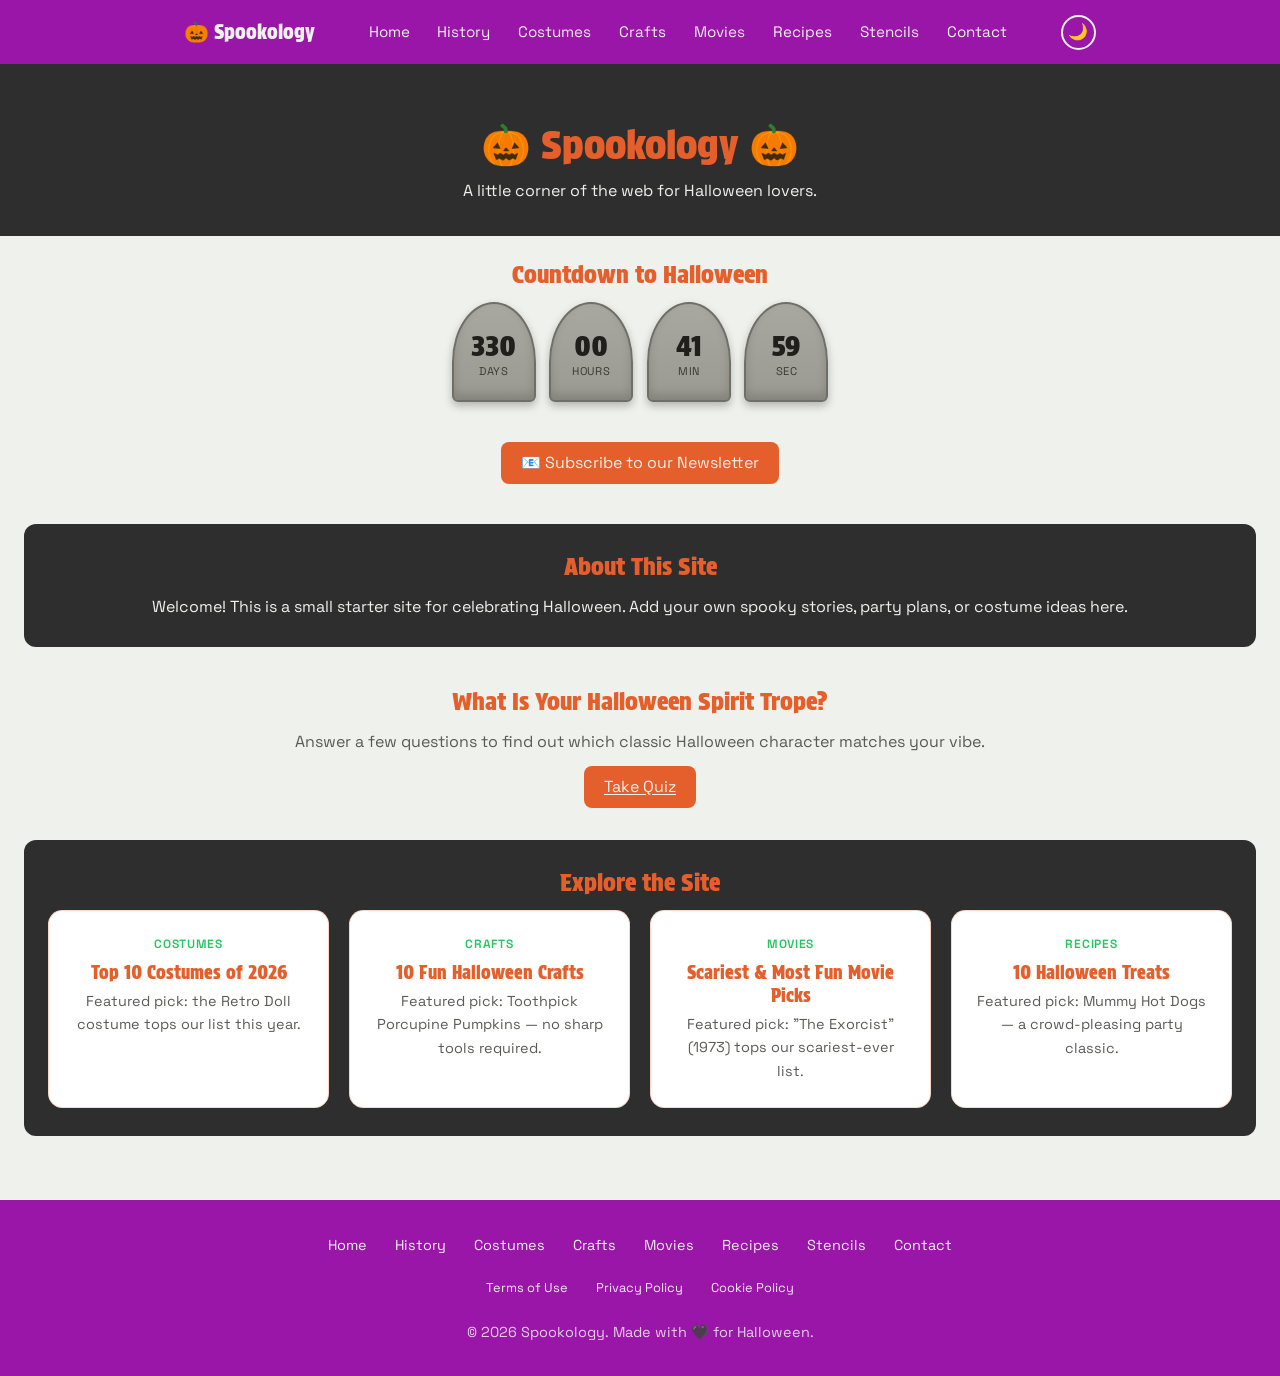
<file: index.html>
<!DOCTYPE html>
<html lang="en">
<head>
  <meta charset="UTF-8" />
  <meta name="viewport" content="width=device-width, initial-scale=1.0" />
  <title>Home - Spookology</title>
  <meta name="description" content="Welcome! This is a small starter site for celebrating Halloween. Add your own spooky stories, party plans, or costume ideas here." />
  <meta name="robots" content="index, follow" />
  <meta name="theme-color" content="#e19614" />
  <link rel="canonical" href="https://suzannev0.github.io/spookology/" />

  <meta property="og:type" content="website" />
  <meta property="og:site_name" content="Spookology" />
  <meta property="og:title" content="Home - Spookology" />
  <meta property="og:description" content="Welcome! This is a small starter site for celebrating Halloween. Add your own spooky stories, party plans, or costume ideas here." />
  <meta property="og:url" content="https://suzannev0.github.io/spookology/" />
  <meta property="og:image" content="https://suzannev0.github.io/spookology/img/history/jack-o-lanterns.jpg" />

  <meta name="twitter:card" content="summary_large_image" />
  <meta name="twitter:site" content="@SuzanneH" />
  <meta name="twitter:title" content="Home - Spookology" />
  <meta name="twitter:description" content="Welcome! This is a small starter site for celebrating Halloween. Add your own spooky stories, party plans, or costume ideas here." />
  <meta name="twitter:image" content="https://suzannev0.github.io/spookology/img/history/jack-o-lanterns.jpg" />

  <link rel="icon" href="data:image/svg+xml,<svg xmlns='http://www.w3.org/2000/svg' viewBox='0 0 100 100'><rect x='30' y='84' width='7' height='12' rx='2' fill='%23222222'/><rect x='45' y='86' width='7' height='12' rx='2' fill='%23222222'/><rect x='60' y='84' width='7' height='12' rx='2' fill='%23222222'/><path d='M16 46 Q4 46 8 34' stroke='%23222222' stroke-width='6' fill='none' stroke-linecap='round'/><path d='M84 46 Q96 46 92 34' stroke='%23222222' stroke-width='6' fill='none' stroke-linecap='round'/><ellipse cx='50' cy='62' rx='32' ry='26' fill='%23222222'/><ellipse cx='50' cy='40' rx='28' ry='8' fill='%2344c95a'/><circle cx='38' cy='24' r='5' fill='%2344c95a'/><circle cx='58' cy='18' r='6' fill='%2344c95a'/><circle cx='66' cy='30' r='4' fill='%2344c95a'/></svg>" />
  <link rel="preconnect" href="https://fonts.googleapis.com" />
  <link rel="preconnect" href="https://fonts.gstatic.com" crossorigin />
  <link href="https://fonts.googleapis.com/css2?family=Protest+Strike&family=Space+Grotesk:wght@400;500;700&display=swap" rel="stylesheet" />
  <link rel="stylesheet" href="css/style.css" />
  <script defer src="https://cloud.umami.is/script.js" data-website-id="c487c0b5-a89c-4c9a-8b67-4c334e9e8938"></script>
</head>
<body>
  <div class="floaters" aria-hidden="true">
    <span class="floater f1">🦇</span>
    <span class="floater f2">👻</span>
    <span class="floater f3">🦇</span>
    <span class="floater f4">🕸️</span>
    <span class="floater f5">👻</span>
  </div>

  <nav class="site-nav" aria-label="Primary">
    <div class="nav-inner">
      <a class="nav-brand" href="index.html">🎃 Spookology</a>
      <ul class="nav-links" id="nav-links">
        <li><a href="index.html">Home</a></li>
        <li><a href="history.html">History</a></li>
        <li><a href="costumes.html">Costumes</a></li>
        <li><a href="crafts.html">Crafts</a></li>
        <li><a href="movies.html">Movies</a></li>
        <li><a href="recipes.html">Recipes</a></li>
        <li><a href="stencils.html">Stencils</a></li>
        <li><a href="contact.html">Contact</a></li>
      </ul>
      <button id="nav-toggle" class="nav-toggle" type="button" aria-expanded="false" aria-controls="nav-links" aria-label="Toggle navigation menu">☰</button>
      <button id="theme-toggle" class="theme-toggle" type="button" aria-label="Switch to dark mode">🌙</button>
    </div>
  </nav>

  <header class="hero">
    <h1>🎃 Spookology 🎃</h1>
    <p class="tagline">A little corner of the web for Halloween lovers.</p>
  </header>

  <main class="container">
    <section id="countdown">
      <h2>Countdown to Halloween</h2>
      <div class="countdown-tombstones">
        <div class="tombstone">
          <span class="tombstone-value" id="cd-days">00</span>
          <span class="tombstone-label">Days</span>
        </div>
        <div class="tombstone">
          <span class="tombstone-value" id="cd-hours">00</span>
          <span class="tombstone-label">Hours</span>
        </div>
        <div class="tombstone">
          <span class="tombstone-value" id="cd-minutes">00</span>
          <span class="tombstone-label">Min</span>
        </div>
        <div class="tombstone">
          <span class="tombstone-value" id="cd-seconds">00</span>
          <span class="tombstone-label">Sec</span>
        </div>
      </div>
      <p class="sr-only" id="countdown-sr" aria-live="polite" aria-atomic="true"></p>
    </section>

    <p style="text-align: center; margin-bottom: 2.5rem;">
      <button class="btn btn-glow" type="button" data-open-newsletter>📧 Subscribe to our Newsletter</button>
    </p>

    <section id="about">
      <h2>About This Site</h2>
      <p>
        Welcome! This is a small starter site for celebrating Halloween.
        Add your own spooky stories, party plans, or costume ideas here.
      </p>
    </section>

    <section id="quiz" aria-labelledby="quiz-heading" style="text-align: center;">
      <h2 id="quiz-heading">What Is Your Halloween Spirit Trope?</h2>
      <p style="color: var(--muted); margin-bottom: 1.25rem;">
        Answer a few questions to find out which classic Halloween character matches your vibe.
      </p>
      <a class="btn btn-glow" href="quiz.html">Take Quiz</a>
    </section>

    <section id="features" aria-labelledby="features-heading">
      <h2 id="features-heading">Explore the Site</h2>
      <div class="feature-grid">
        <a class="feature-card" href="costumes.html">
          <p class="feature-kicker">Costumes</p>
          <h3>Top 10 Costumes of 2026</h3>
          <p>Featured pick: the Retro Doll costume tops our list this year.</p>
        </a>
        <a class="feature-card" href="crafts.html">
          <p class="feature-kicker">Crafts</p>
          <h3>10 Fun Halloween Crafts</h3>
          <p>Featured pick: Toothpick Porcupine Pumpkins — no sharp tools required.</p>
        </a>
        <a class="feature-card" href="movies.html">
          <p class="feature-kicker">Movies</p>
          <h3>Scariest &amp; Most Fun Movie Picks</h3>
          <p>Featured pick: "The Exorcist" (1973) tops our scariest-ever list.</p>
        </a>
        <a class="feature-card" href="recipes.html">
          <p class="feature-kicker">Recipes</p>
          <h3>10 Halloween Treats</h3>
          <p>Featured pick: Mummy Hot Dogs — a crowd-pleasing party classic.</p>
        </a>
      </div>
    </section>
  </main>

  <footer>
    <div class="footer-inner">
      <ul class="footer-nav">
        <li><a href="index.html">Home</a></li>
        <li><a href="history.html">History</a></li>
        <li><a href="costumes.html">Costumes</a></li>
        <li><a href="crafts.html">Crafts</a></li>
        <li><a href="movies.html">Movies</a></li>
        <li><a href="recipes.html">Recipes</a></li>
        <li><a href="stencils.html">Stencils</a></li>
        <li><a href="contact.html">Contact</a></li>
      </ul>
      <ul class="footer-legal">
        <li><a href="terms.html">Terms of Use</a></li>
        <li><a href="privacy.html">Privacy Policy</a></li>
        <li><a href="cookies.html">Cookie Policy</a></li>
      </ul>
      <p class="footer-copyright">&copy; 2026 Spookology. Made with 🖤 for Halloween.</p>
    </div>
  </footer>

  <!-- Newsletter modal -->
  <div class="modal-overlay" id="newsletter-modal" role="dialog" aria-modal="true" aria-labelledby="newsletter-heading" hidden>
    <div class="modal-box">
      <button class="modal-close" id="newsletter-close" type="button" aria-label="Close newsletter signup">✕</button>
      <h2 id="newsletter-heading">Join the Spookology newsletter</h2>
      <p>Get costume ideas, recipes, and party tips in your inbox every October.</p>

      <form id="newsletter-form" novalidate>
        <div class="form-field">
          <label for="newsletter-name">Name</label>
          <input type="text" id="newsletter-name" name="name" autocomplete="name" required />
        </div>
        <div class="form-field">
          <label for="newsletter-email">Email</label>
          <input type="email" id="newsletter-email" name="email" autocomplete="email" required />
        </div>
        <button class="btn" type="submit">Subscribe</button>
      </form>

      <div class="form-success" id="newsletter-success" hidden>
        Thanks! You're on the list — keep an eye on your inbox. 🎃
      </div>
    </div>
  </div>

  <script src="js/script.js"></script>
  <script src="js/site.js"></script>
</body>
</html>
</file>
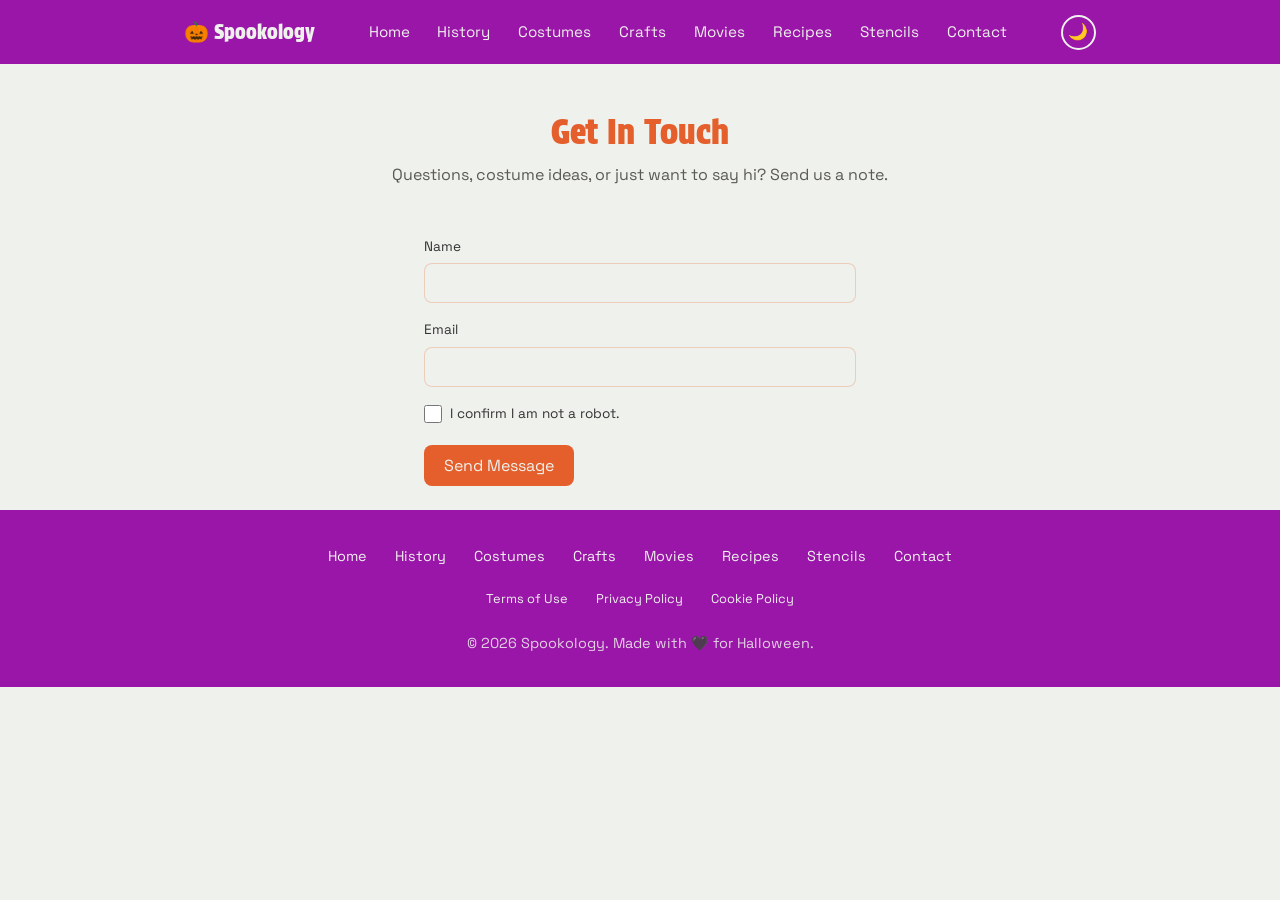
<file: contact.html>
<!DOCTYPE html>
<html lang="en">
<head>
  <meta charset="UTF-8" />
  <meta name="viewport" content="width=device-width, initial-scale=1.0" />
  <title>Contact · Spookology</title>
  <meta name="description" content="Questions, costume ideas, or just want to say hi? Send us a note." />
  <meta name="robots" content="index, follow" />
  <meta name="theme-color" content="#e19614" />
  <link rel="canonical" href="https://suzannev0.github.io/spookology/contact.html" />

  <meta property="og:type" content="website" />
  <meta property="og:site_name" content="Spookology" />
  <meta property="og:title" content="Contact · Spookology" />
  <meta property="og:description" content="Questions, costume ideas, or just want to say hi? Send us a note." />
  <meta property="og:url" content="https://suzannev0.github.io/spookology/contact.html" />
  <meta property="og:image" content="https://suzannev0.github.io/spookology/img/history/jack-o-lanterns.jpg" />

  <meta name="twitter:card" content="summary_large_image" />
  <meta name="twitter:site" content="@SuzanneH" />
  <meta name="twitter:title" content="Contact · Spookology" />
  <meta name="twitter:description" content="Questions, costume ideas, or just want to say hi? Send us a note." />
  <meta name="twitter:image" content="https://suzannev0.github.io/spookology/img/history/jack-o-lanterns.jpg" />

  <link rel="icon" href="data:image/svg+xml,<svg xmlns='http://www.w3.org/2000/svg' viewBox='0 0 100 100'><rect x='30' y='84' width='7' height='12' rx='2' fill='%23222222'/><rect x='45' y='86' width='7' height='12' rx='2' fill='%23222222'/><rect x='60' y='84' width='7' height='12' rx='2' fill='%23222222'/><path d='M16 46 Q4 46 8 34' stroke='%23222222' stroke-width='6' fill='none' stroke-linecap='round'/><path d='M84 46 Q96 46 92 34' stroke='%23222222' stroke-width='6' fill='none' stroke-linecap='round'/><ellipse cx='50' cy='62' rx='32' ry='26' fill='%23222222'/><ellipse cx='50' cy='40' rx='28' ry='8' fill='%2344c95a'/><circle cx='38' cy='24' r='5' fill='%2344c95a'/><circle cx='58' cy='18' r='6' fill='%2344c95a'/><circle cx='66' cy='30' r='4' fill='%2344c95a'/></svg>" />
  <link rel="preconnect" href="https://fonts.googleapis.com" />
  <link rel="preconnect" href="https://fonts.gstatic.com" crossorigin />
  <link href="https://fonts.googleapis.com/css2?family=Protest+Strike&family=Space+Grotesk:wght@400;500;700&display=swap" rel="stylesheet" />
  <link rel="stylesheet" href="css/style.css" />
  <script defer src="https://cloud.umami.is/script.js" data-website-id="c487c0b5-a89c-4c9a-8b67-4c334e9e8938"></script>
</head>
<body>
  <nav class="site-nav" aria-label="Primary">
    <div class="nav-inner">
      <a class="nav-brand" href="index.html">🎃 Spookology</a>
      <ul class="nav-links" id="nav-links">
        <li><a href="index.html">Home</a></li>
        <li><a href="history.html">History</a></li>
        <li><a href="costumes.html">Costumes</a></li>
        <li><a href="crafts.html">Crafts</a></li>
        <li><a href="movies.html">Movies</a></li>
        <li><a href="recipes.html">Recipes</a></li>
        <li><a href="stencils.html">Stencils</a></li>
        <li><a href="contact.html">Contact</a></li>
      </ul>
      <button id="nav-toggle" class="nav-toggle" type="button" aria-expanded="false" aria-controls="nav-links" aria-label="Toggle navigation menu">☰</button>
      <button id="theme-toggle" class="theme-toggle" type="button" aria-label="Switch to dark mode">🌙</button>
    </div>
  </nav>

  <header class="page-hero">
    <h1>Get In Touch</h1>
    <p>Questions, costume ideas, or just want to say hi? Send us a note.</p>
  </header>

  <main class="page-content container" style="max-width: 480px;">
    <form id="contact-form" novalidate>
      <div class="form-field">
        <label for="contact-name">Name</label>
        <input type="text" id="contact-name" name="name" autocomplete="name" required />
      </div>
      <div class="form-field">
        <label for="contact-email">Email</label>
        <input type="email" id="contact-email" name="email" autocomplete="email" required />
      </div>
      <div class="form-checkbox">
        <input type="checkbox" id="contact-not-robot" name="not-robot" required />
        <label for="contact-not-robot">I confirm I am not a robot.</label>
      </div>
      <button class="btn" type="submit">Send Message</button>
    </form>

    <div class="form-success" id="contact-success" hidden>
      Thanks for reaching out! We'll get back to you soon. 🎃
    </div>
  </main>

  <footer>
    <div class="footer-inner">
      <ul class="footer-nav">
        <li><a href="index.html">Home</a></li>
        <li><a href="history.html">History</a></li>
        <li><a href="costumes.html">Costumes</a></li>
        <li><a href="crafts.html">Crafts</a></li>
        <li><a href="movies.html">Movies</a></li>
        <li><a href="recipes.html">Recipes</a></li>
        <li><a href="stencils.html">Stencils</a></li>
        <li><a href="contact.html">Contact</a></li>
      </ul>
      <ul class="footer-legal">
        <li><a href="terms.html">Terms of Use</a></li>
        <li><a href="privacy.html">Privacy Policy</a></li>
        <li><a href="cookies.html">Cookie Policy</a></li>
      </ul>
      <p class="footer-copyright">&copy; 2026 Spookology. Made with 🖤 for Halloween.</p>
    </div>
  </footer>

  <script src="js/site.js"></script>
  <script src="js/contact.js"></script>
</body>
</html>
</file>
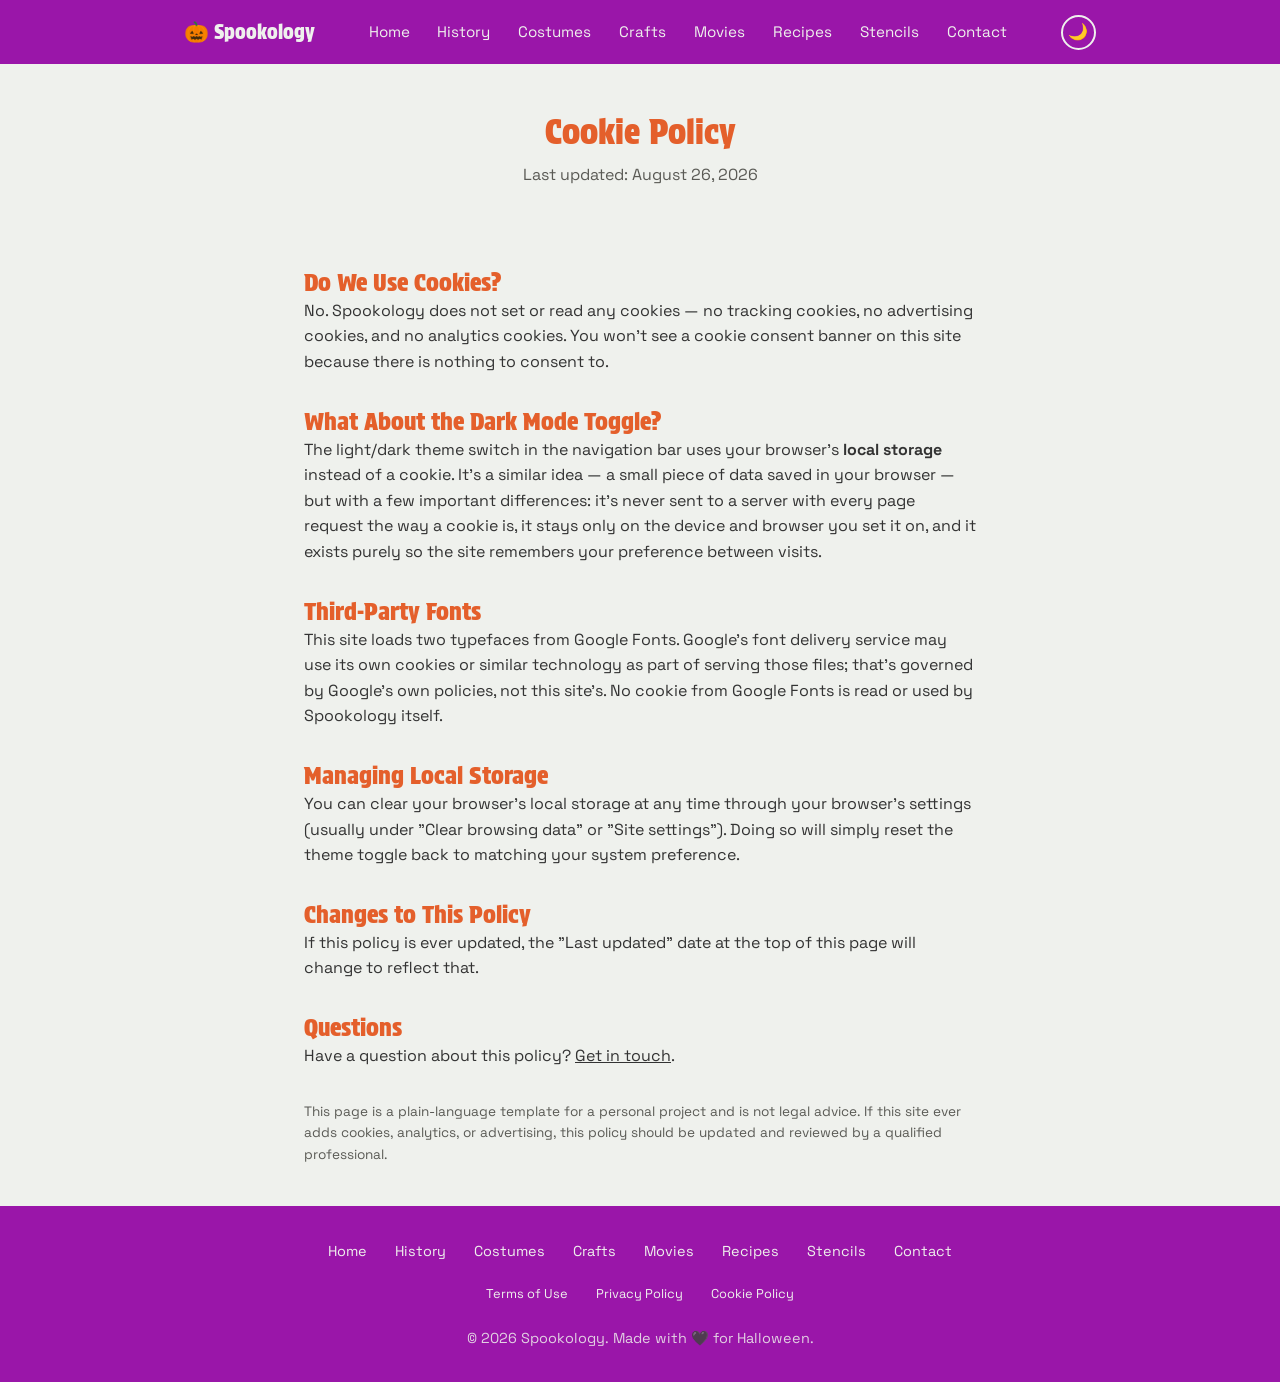
<file: cookies.html>
<!DOCTYPE html>
<html lang="en">
<head>
  <meta charset="UTF-8" />
  <meta name="viewport" content="width=device-width, initial-scale=1.0" />
  <title>Cookie Policy · Spookology</title>
  <meta name="description" content="Spookology's cookie policy — spoiler: we don't use any." />
  <meta name="robots" content="index, follow" />
  <meta name="theme-color" content="#e19614" />
  <link rel="canonical" href="https://suzannev0.github.io/spookology/cookies.html" />

  <meta property="og:type" content="website" />
  <meta property="og:site_name" content="Spookology" />
  <meta property="og:title" content="Cookie Policy · Spookology" />
  <meta property="og:description" content="Spookology's cookie policy — spoiler: we don't use any." />
  <meta property="og:url" content="https://suzannev0.github.io/spookology/cookies.html" />
  <meta property="og:image" content="https://suzannev0.github.io/spookology/img/history/jack-o-lanterns.jpg" />

  <meta name="twitter:card" content="summary_large_image" />
  <meta name="twitter:site" content="@SuzanneH" />
  <meta name="twitter:title" content="Cookie Policy · Spookology" />
  <meta name="twitter:description" content="Spookology's cookie policy — spoiler: we don't use any." />
  <meta name="twitter:image" content="https://suzannev0.github.io/spookology/img/history/jack-o-lanterns.jpg" />

  <link rel="icon" href="data:image/svg+xml,<svg xmlns='http://www.w3.org/2000/svg' viewBox='0 0 100 100'><rect x='30' y='84' width='7' height='12' rx='2' fill='%23222222'/><rect x='45' y='86' width='7' height='12' rx='2' fill='%23222222'/><rect x='60' y='84' width='7' height='12' rx='2' fill='%23222222'/><path d='M16 46 Q4 46 8 34' stroke='%23222222' stroke-width='6' fill='none' stroke-linecap='round'/><path d='M84 46 Q96 46 92 34' stroke='%23222222' stroke-width='6' fill='none' stroke-linecap='round'/><ellipse cx='50' cy='62' rx='32' ry='26' fill='%23222222'/><ellipse cx='50' cy='40' rx='28' ry='8' fill='%2344c95a'/><circle cx='38' cy='24' r='5' fill='%2344c95a'/><circle cx='58' cy='18' r='6' fill='%2344c95a'/><circle cx='66' cy='30' r='4' fill='%2344c95a'/></svg>" />
  <link rel="preconnect" href="https://fonts.googleapis.com" />
  <link rel="preconnect" href="https://fonts.gstatic.com" crossorigin />
  <link href="https://fonts.googleapis.com/css2?family=Protest+Strike&family=Space+Grotesk:wght@400;500;700&display=swap" rel="stylesheet" />
  <link rel="stylesheet" href="css/style.css" />
  <script defer src="https://cloud.umami.is/script.js" data-website-id="c487c0b5-a89c-4c9a-8b67-4c334e9e8938"></script>
</head>
<body>
  <nav class="site-nav" aria-label="Primary">
    <div class="nav-inner">
      <a class="nav-brand" href="index.html">🎃 Spookology</a>
      <ul class="nav-links" id="nav-links">
        <li><a href="index.html">Home</a></li>
        <li><a href="history.html">History</a></li>
        <li><a href="costumes.html">Costumes</a></li>
        <li><a href="crafts.html">Crafts</a></li>
        <li><a href="movies.html">Movies</a></li>
        <li><a href="recipes.html">Recipes</a></li>
        <li><a href="stencils.html">Stencils</a></li>
        <li><a href="contact.html">Contact</a></li>
      </ul>
      <button id="nav-toggle" class="nav-toggle" type="button" aria-expanded="false" aria-controls="nav-links" aria-label="Toggle navigation menu">☰</button>
      <button id="theme-toggle" class="theme-toggle" type="button" aria-label="Switch to dark mode">🌙</button>
    </div>
  </nav>

  <header class="page-hero">
    <h1>Cookie Policy</h1>
    <p>Last updated: August 26, 2026</p>
  </header>

  <main class="page-content container">
    <article class="page-article">
      <h2>Do We Use Cookies?</h2>
      <p>
        No. Spookology does not set or read any cookies — no tracking cookies, no advertising
        cookies, and no analytics cookies. You won't see a cookie consent banner on this site
        because there is nothing to consent to.
      </p>

      <h2>What About the Dark Mode Toggle?</h2>
      <p>
        The light/dark theme switch in the navigation bar uses your browser's
        <strong>local storage</strong> instead of a cookie. It's a similar idea — a small piece of
        data saved in your browser — but with a few important differences: it's never sent to a
        server with every page request the way a cookie is, it stays only on the device and browser
        you set it on, and it exists purely so the site remembers your preference between visits.
      </p>

      <h2>Third-Party Fonts</h2>
      <p>
        This site loads two typefaces from Google Fonts. Google's font delivery service may use its
        own cookies or similar technology as part of serving those files; that's governed by
        Google's own policies, not this site's. No cookie from Google Fonts is read or used by
        Spookology itself.
      </p>

      <h2>Managing Local Storage</h2>
      <p>
        You can clear your browser's local storage at any time through your browser's settings
        (usually under "Clear browsing data" or "Site settings"). Doing so will simply reset the
        theme toggle back to matching your system preference.
      </p>

      <h2>Changes to This Policy</h2>
      <p>
        If this policy is ever updated, the "Last updated" date at the top of this page will change
        to reflect that.
      </p>

      <h2>Questions</h2>
      <p>
        Have a question about this policy? <a href="contact.html">Get in touch</a>.
      </p>

      <p style="color: var(--muted); font-size: 0.85rem; margin-top: 2rem;">
        This page is a plain-language template for a personal project and is not legal advice. If
        this site ever adds cookies, analytics, or advertising, this policy should be updated and
        reviewed by a qualified professional.
      </p>
    </article>
  </main>

  <footer>
    <div class="footer-inner">
      <ul class="footer-nav">
        <li><a href="index.html">Home</a></li>
        <li><a href="history.html">History</a></li>
        <li><a href="costumes.html">Costumes</a></li>
        <li><a href="crafts.html">Crafts</a></li>
        <li><a href="movies.html">Movies</a></li>
        <li><a href="recipes.html">Recipes</a></li>
        <li><a href="stencils.html">Stencils</a></li>
        <li><a href="contact.html">Contact</a></li>
      </ul>
      <ul class="footer-legal">
        <li><a href="terms.html">Terms of Use</a></li>
        <li><a href="privacy.html">Privacy Policy</a></li>
        <li><a href="cookies.html">Cookie Policy</a></li>
      </ul>
      <p class="footer-copyright">&copy; 2026 Spookology. Made with 🖤 for Halloween.</p>
    </div>
  </footer>

  <script src="js/site.js"></script>
</body>
</html>
</file>
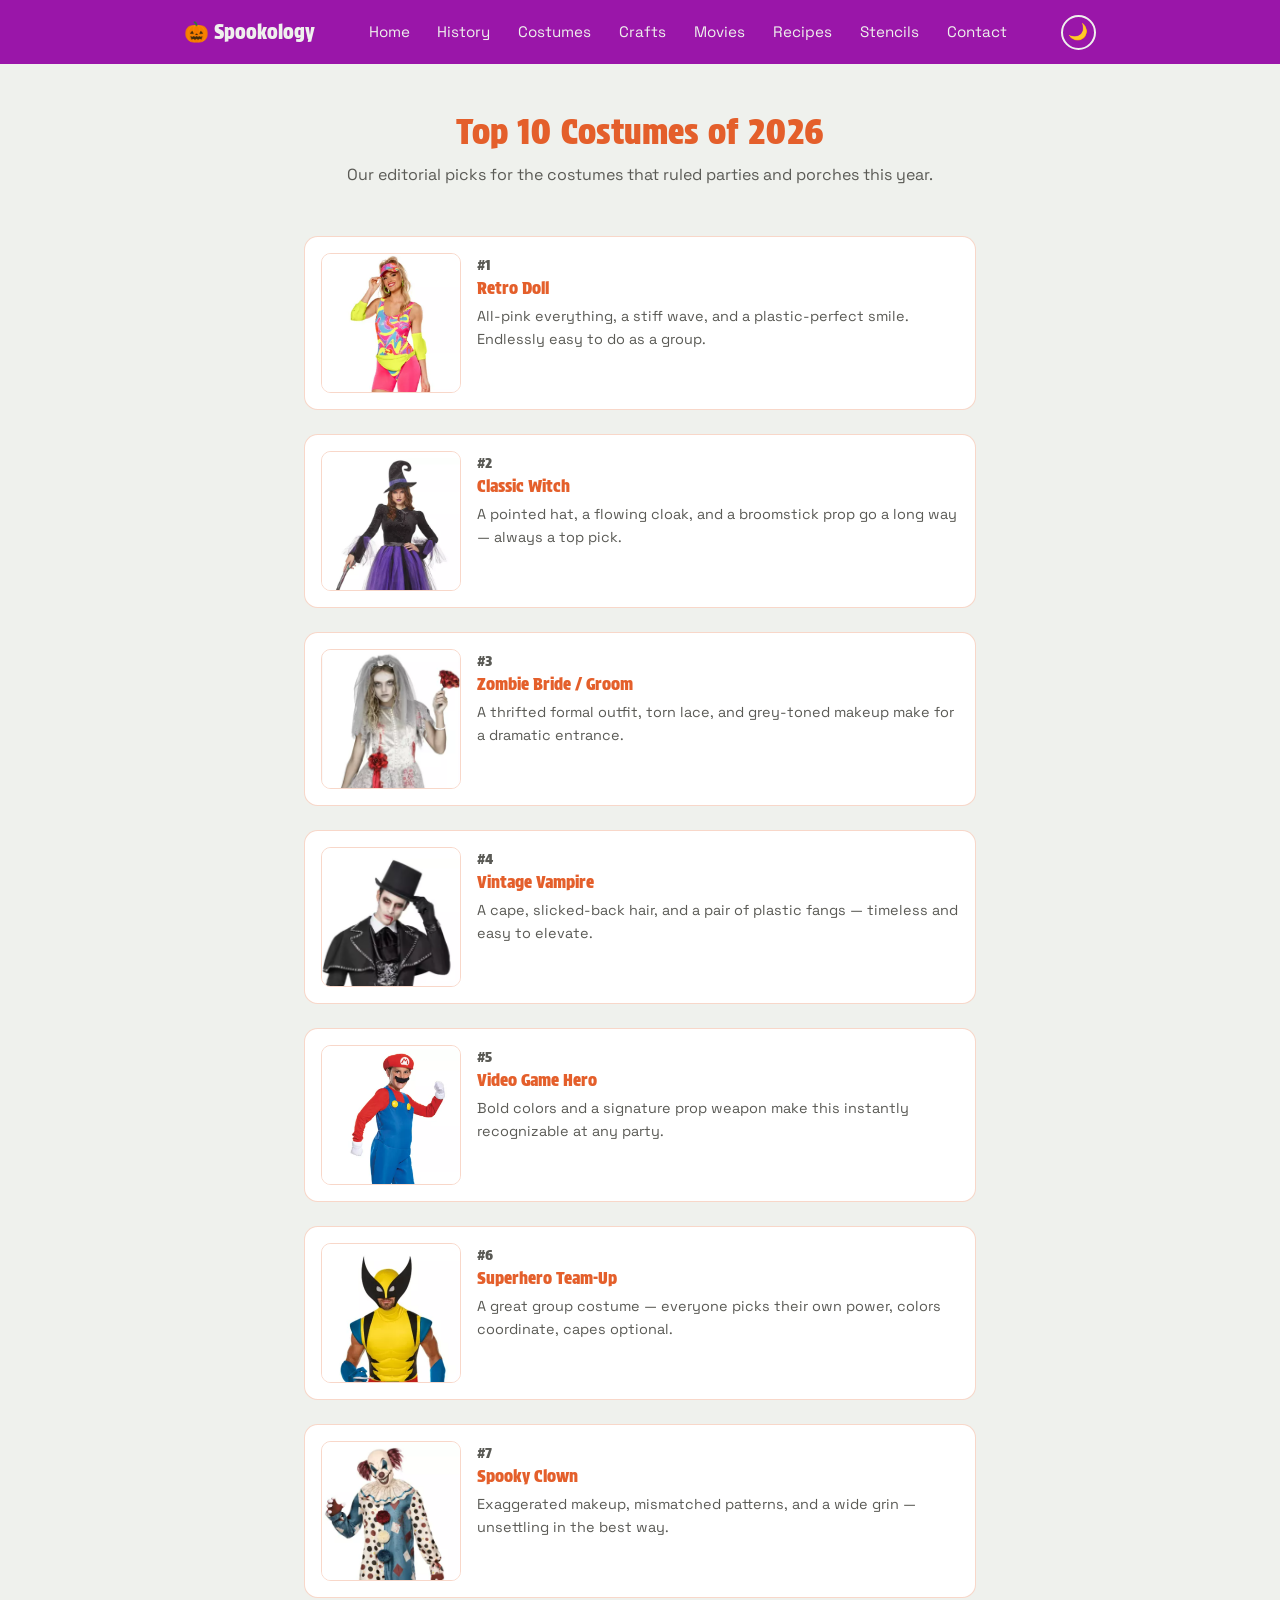
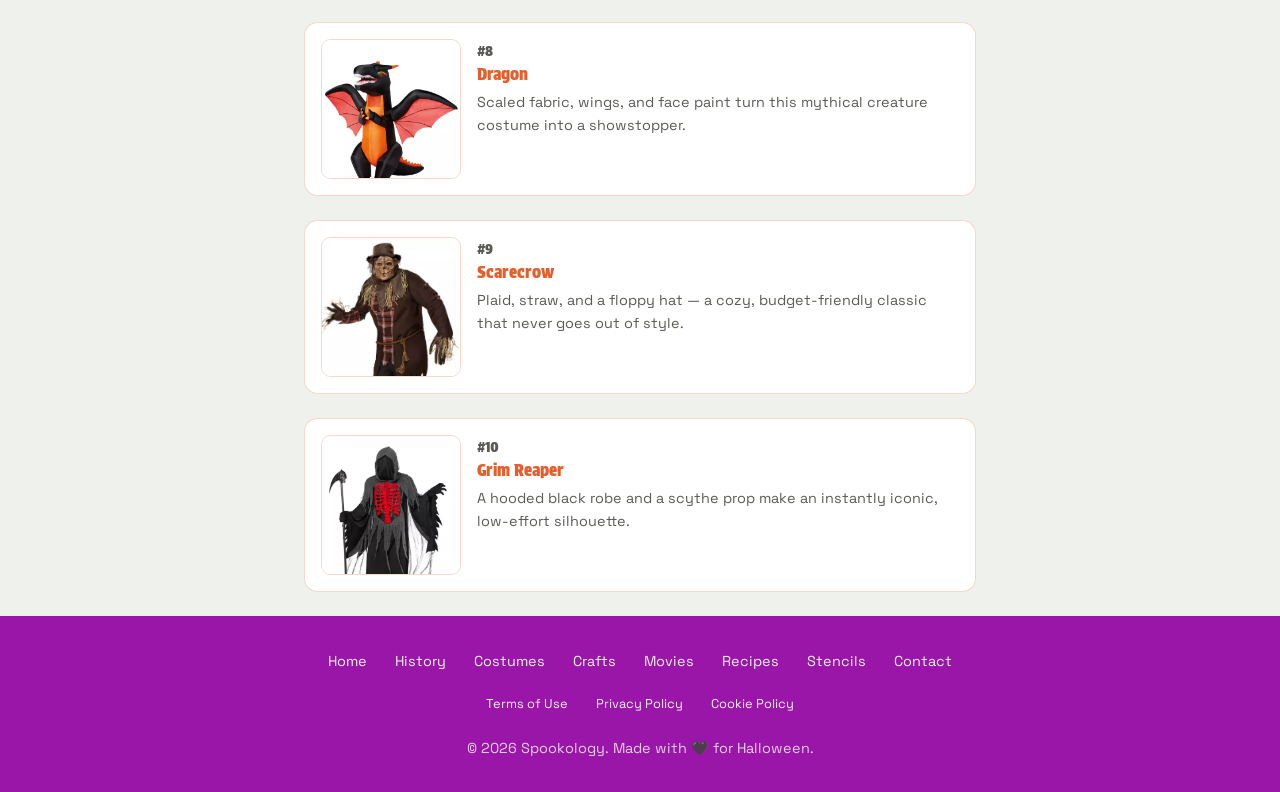
<file: costumes.html>
<!DOCTYPE html>
<html lang="en">
<head>
  <meta charset="UTF-8" />
  <meta name="viewport" content="width=device-width, initial-scale=1.0" />
  <title>Top 10 Costumes of 2026 · Spookology</title>
  <meta name="description" content="Our editorial picks for the costumes that ruled parties and porches this year." />
  <meta name="robots" content="index, follow" />
  <meta name="theme-color" content="#e19614" />
  <link rel="canonical" href="https://suzannev0.github.io/spookology/costumes.html" />

  <meta property="og:type" content="website" />
  <meta property="og:site_name" content="Spookology" />
  <meta property="og:title" content="Top 10 Costumes of 2026 · Spookology" />
  <meta property="og:description" content="Our editorial picks for the costumes that ruled parties and porches this year." />
  <meta property="og:url" content="https://suzannev0.github.io/spookology/costumes.html" />
  <meta property="og:image" content="https://suzannev0.github.io/spookology/img/history/jack-o-lanterns.jpg" />

  <meta name="twitter:card" content="summary_large_image" />
  <meta name="twitter:site" content="@SuzanneH" />
  <meta name="twitter:title" content="Top 10 Costumes of 2026 · Spookology" />
  <meta name="twitter:description" content="Our editorial picks for the costumes that ruled parties and porches this year." />
  <meta name="twitter:image" content="https://suzannev0.github.io/spookology/img/history/jack-o-lanterns.jpg" />

  <link rel="icon" href="data:image/svg+xml,<svg xmlns='http://www.w3.org/2000/svg' viewBox='0 0 100 100'><rect x='30' y='84' width='7' height='12' rx='2' fill='%23222222'/><rect x='45' y='86' width='7' height='12' rx='2' fill='%23222222'/><rect x='60' y='84' width='7' height='12' rx='2' fill='%23222222'/><path d='M16 46 Q4 46 8 34' stroke='%23222222' stroke-width='6' fill='none' stroke-linecap='round'/><path d='M84 46 Q96 46 92 34' stroke='%23222222' stroke-width='6' fill='none' stroke-linecap='round'/><ellipse cx='50' cy='62' rx='32' ry='26' fill='%23222222'/><ellipse cx='50' cy='40' rx='28' ry='8' fill='%2344c95a'/><circle cx='38' cy='24' r='5' fill='%2344c95a'/><circle cx='58' cy='18' r='6' fill='%2344c95a'/><circle cx='66' cy='30' r='4' fill='%2344c95a'/></svg>" />
  <link rel="preconnect" href="https://fonts.googleapis.com" />
  <link rel="preconnect" href="https://fonts.gstatic.com" crossorigin />
  <link href="https://fonts.googleapis.com/css2?family=Protest+Strike&family=Space+Grotesk:wght@400;500;700&display=swap" rel="stylesheet" />
  <link rel="stylesheet" href="css/style.css" />
  <script defer src="https://cloud.umami.is/script.js" data-website-id="c487c0b5-a89c-4c9a-8b67-4c334e9e8938"></script>
</head>
<body>
  <nav class="site-nav" aria-label="Primary">
    <div class="nav-inner">
      <a class="nav-brand" href="index.html">🎃 Spookology</a>
      <ul class="nav-links" id="nav-links">
        <li><a href="index.html">Home</a></li>
        <li><a href="history.html">History</a></li>
        <li><a href="costumes.html">Costumes</a></li>
        <li><a href="crafts.html">Crafts</a></li>
        <li><a href="movies.html">Movies</a></li>
        <li><a href="recipes.html">Recipes</a></li>
        <li><a href="stencils.html">Stencils</a></li>
        <li><a href="contact.html">Contact</a></li>
      </ul>
      <button id="nav-toggle" class="nav-toggle" type="button" aria-expanded="false" aria-controls="nav-links" aria-label="Toggle navigation menu">☰</button>
      <button id="theme-toggle" class="theme-toggle" type="button" aria-label="Switch to dark mode">🌙</button>
    </div>
  </nav>

  <header class="page-hero">
    <h1>Top 10 Costumes of 2026</h1>
    <p>Our editorial picks for the costumes that ruled parties and porches this year.</p>
  </header>

  <main class="page-content container">
    <ol class="item-list" style="list-style: none;">
      <li class="item-card"><img class="item-image item-image-top" src="img/costumes/retro-doll.png" alt="Retro doll costume" loading="lazy" /><div><p class="item-rank">#1</p><h3>Retro Doll</h3><p>All-pink everything, a stiff wave, and a plastic-perfect smile. Endlessly easy to do as a group.</p></div></li>
      <li class="item-card"><img class="item-image item-image-top" src="img/costumes/classic-witch.png" alt="Classic witch costume" loading="lazy" /><div><p class="item-rank">#2</p><h3>Classic Witch</h3><p>A pointed hat, a flowing cloak, and a broomstick prop go a long way — always a top pick.</p></div></li>
      <li class="item-card"><img class="item-image item-image-top" src="img/costumes/zombie-bride.png" alt="Zombie bride costume" loading="lazy" /><div><p class="item-rank">#3</p><h3>Zombie Bride / Groom</h3><p>A thrifted formal outfit, torn lace, and grey-toned makeup make for a dramatic entrance.</p></div></li>
      <li class="item-card"><img class="item-image item-image-top" src="img/costumes/vintage-vampire.png" alt="Vintage vampire costume" loading="lazy" /><div><p class="item-rank">#4</p><h3>Vintage Vampire</h3><p>A cape, slicked-back hair, and a pair of plastic fangs — timeless and easy to elevate.</p></div></li>
      <li class="item-card"><img class="item-image item-image-top" src="img/costumes/video-game-hero.png" alt="Video game hero costume" loading="lazy" /><div><p class="item-rank">#5</p><h3>Video Game Hero</h3><p>Bold colors and a signature prop weapon make this instantly recognizable at any party.</p></div></li>
      <li class="item-card"><img class="item-image item-image-top" src="img/costumes/superhero-team-up.png" alt="Superhero team-up costume" loading="lazy" /><div><p class="item-rank">#6</p><h3>Superhero Team-Up</h3><p>A great group costume — everyone picks their own power, colors coordinate, capes optional.</p></div></li>
      <li class="item-card"><img class="item-image item-image-top" src="img/costumes/spooky-clown.png" alt="Spooky clown costume" loading="lazy" /><div><p class="item-rank">#7</p><h3>Spooky Clown</h3><p>Exaggerated makeup, mismatched patterns, and a wide grin — unsettling in the best way.</p></div></li>
      <li class="item-card"><img class="item-image item-image-top" src="img/costumes/dragon.png" alt="Dragon costume" loading="lazy" /><div><p class="item-rank">#8</p><h3>Dragon</h3><p>Scaled fabric, wings, and face paint turn this mythical creature costume into a showstopper.</p></div></li>
      <li class="item-card"><img class="item-image item-image-top" src="img/costumes/scarecrow.png" alt="Scarecrow costume" loading="lazy" /><div><p class="item-rank">#9</p><h3>Scarecrow</h3><p>Plaid, straw, and a floppy hat — a cozy, budget-friendly classic that never goes out of style.</p></div></li>
      <li class="item-card"><img class="item-image item-image-top" src="img/costumes/grim-reaper.png" alt="Grim reaper costume" loading="lazy" /><div><p class="item-rank">#10</p><h3>Grim Reaper</h3><p>A hooded black robe and a scythe prop make an instantly iconic, low-effort silhouette.</p></div></li>
    </ol>
  </main>

  <footer>
    <div class="footer-inner">
      <ul class="footer-nav">
        <li><a href="index.html">Home</a></li>
        <li><a href="history.html">History</a></li>
        <li><a href="costumes.html">Costumes</a></li>
        <li><a href="crafts.html">Crafts</a></li>
        <li><a href="movies.html">Movies</a></li>
        <li><a href="recipes.html">Recipes</a></li>
        <li><a href="stencils.html">Stencils</a></li>
        <li><a href="contact.html">Contact</a></li>
      </ul>
      <ul class="footer-legal">
        <li><a href="terms.html">Terms of Use</a></li>
        <li><a href="privacy.html">Privacy Policy</a></li>
        <li><a href="cookies.html">Cookie Policy</a></li>
      </ul>
      <p class="footer-copyright">&copy; 2026 Spookology. Made with 🖤 for Halloween.</p>
    </div>
  </footer>

  <script src="js/site.js"></script>
</body>
</html>
</file>
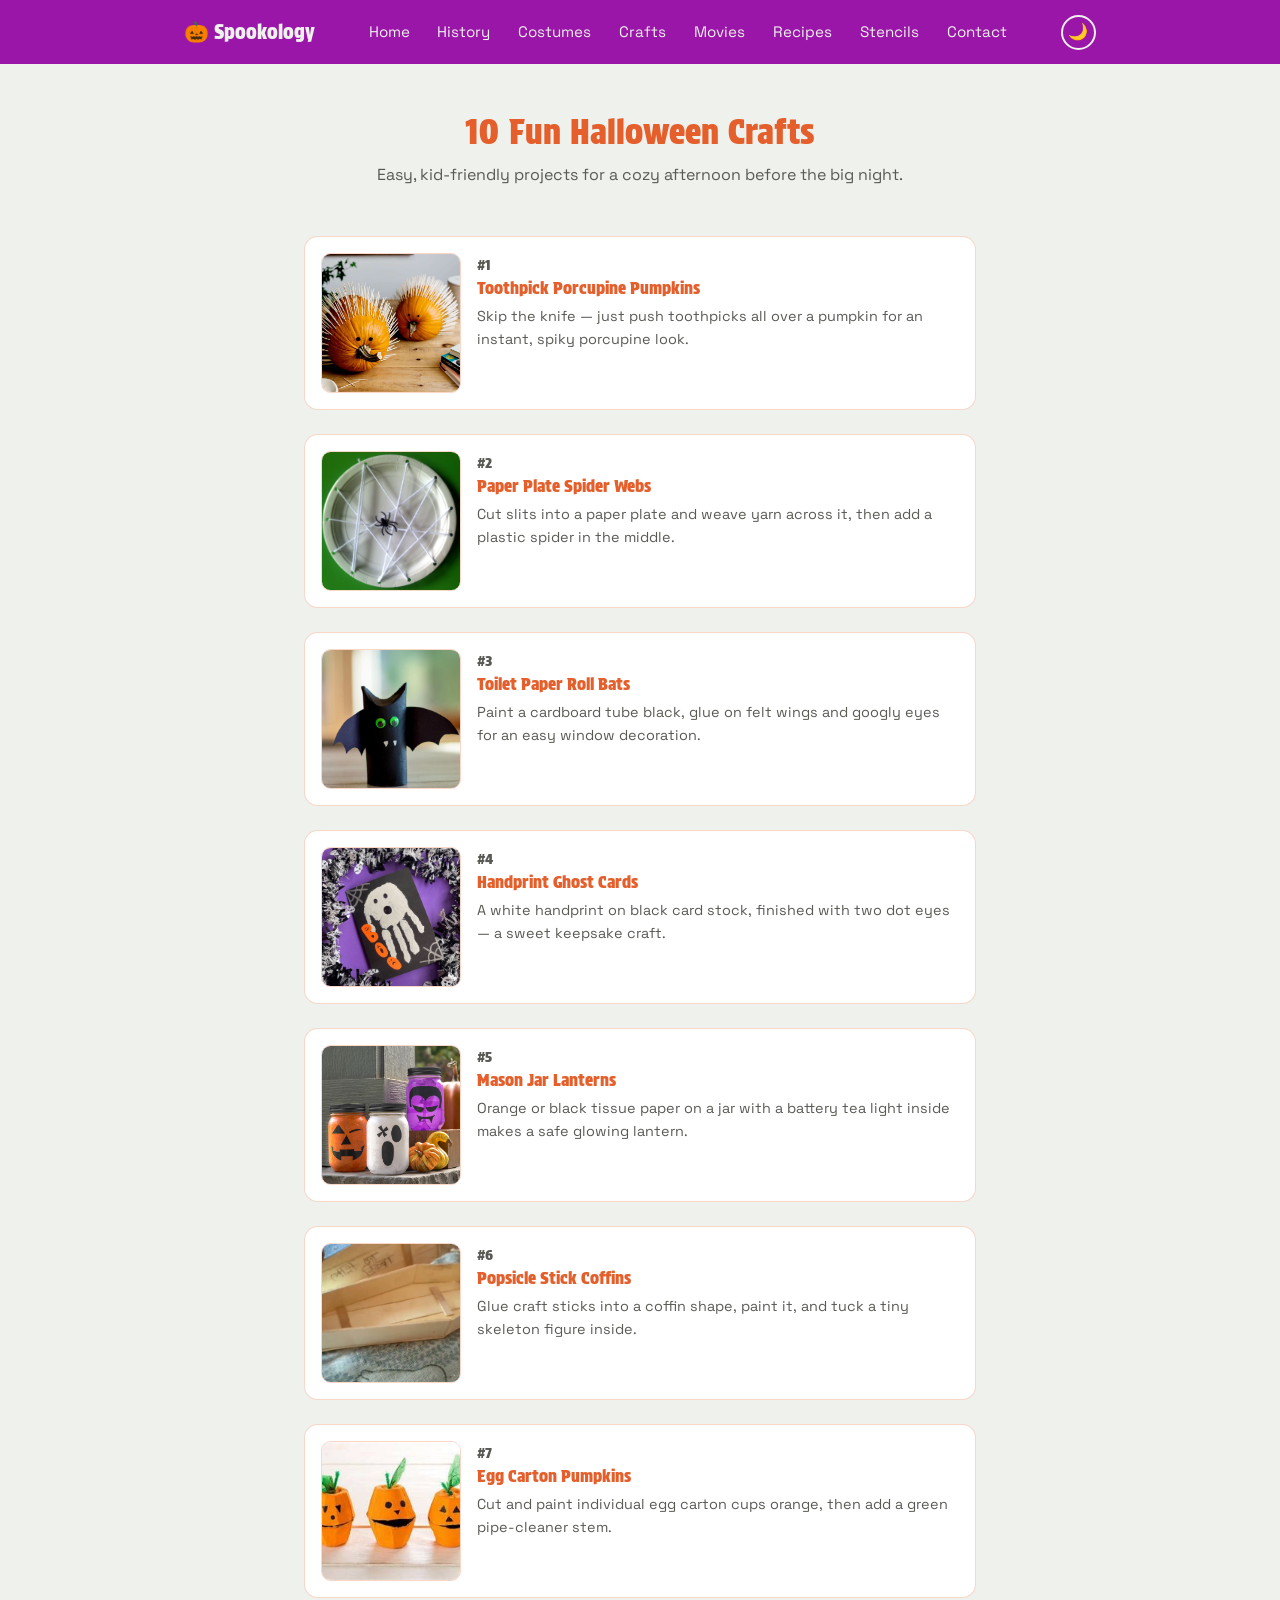
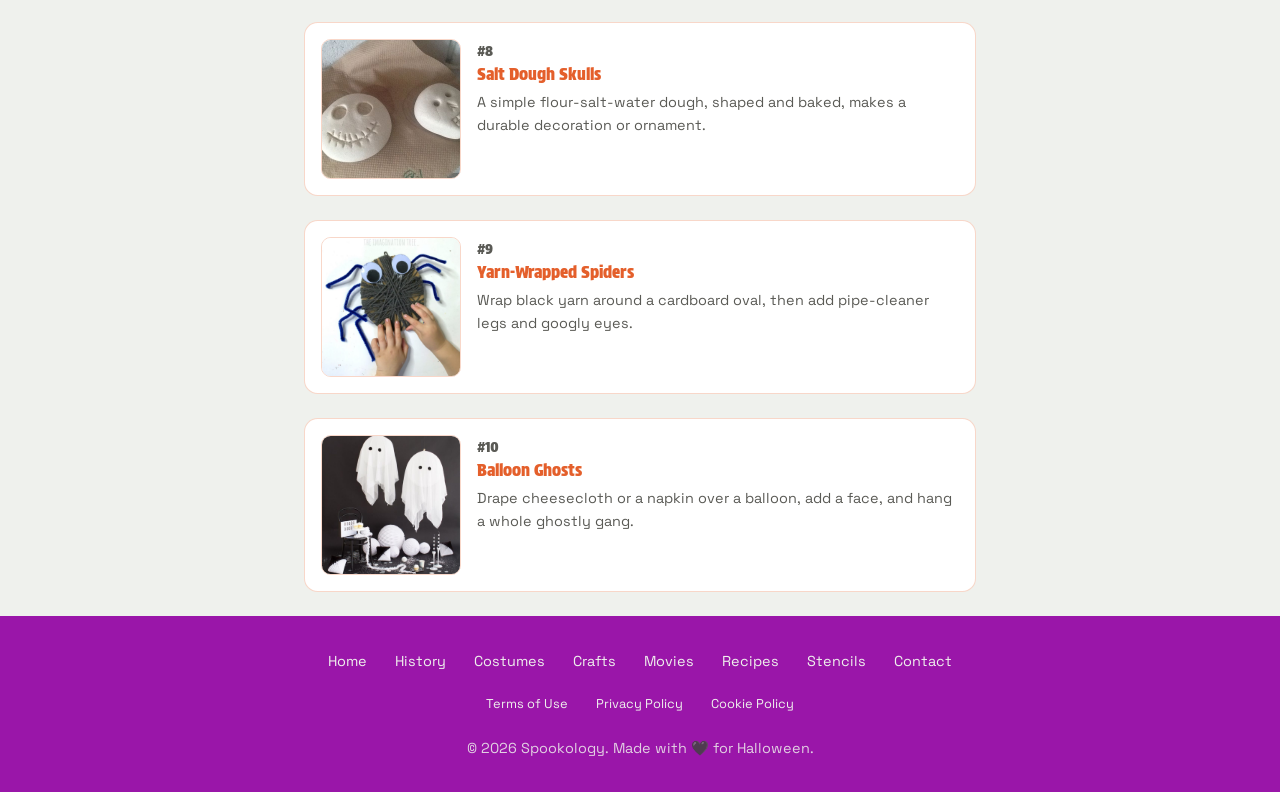
<file: crafts.html>
<!DOCTYPE html>
<html lang="en">
<head>
  <meta charset="UTF-8" />
  <meta name="viewport" content="width=device-width, initial-scale=1.0" />
  <title>10 Fun Halloween Crafts · Spookology</title>
  <meta name="description" content="Easy, kid-friendly projects for a cozy afternoon before the big night." />
  <meta name="robots" content="index, follow" />
  <meta name="theme-color" content="#e19614" />
  <link rel="canonical" href="https://suzannev0.github.io/spookology/crafts.html" />

  <meta property="og:type" content="website" />
  <meta property="og:site_name" content="Spookology" />
  <meta property="og:title" content="10 Fun Halloween Crafts · Spookology" />
  <meta property="og:description" content="Easy, kid-friendly projects for a cozy afternoon before the big night." />
  <meta property="og:url" content="https://suzannev0.github.io/spookology/crafts.html" />
  <meta property="og:image" content="https://suzannev0.github.io/spookology/img/history/jack-o-lanterns.jpg" />

  <meta name="twitter:card" content="summary_large_image" />
  <meta name="twitter:site" content="@SuzanneH" />
  <meta name="twitter:title" content="10 Fun Halloween Crafts · Spookology" />
  <meta name="twitter:description" content="Easy, kid-friendly projects for a cozy afternoon before the big night." />
  <meta name="twitter:image" content="https://suzannev0.github.io/spookology/img/history/jack-o-lanterns.jpg" />

  <link rel="icon" href="data:image/svg+xml,<svg xmlns='http://www.w3.org/2000/svg' viewBox='0 0 100 100'><rect x='30' y='84' width='7' height='12' rx='2' fill='%23222222'/><rect x='45' y='86' width='7' height='12' rx='2' fill='%23222222'/><rect x='60' y='84' width='7' height='12' rx='2' fill='%23222222'/><path d='M16 46 Q4 46 8 34' stroke='%23222222' stroke-width='6' fill='none' stroke-linecap='round'/><path d='M84 46 Q96 46 92 34' stroke='%23222222' stroke-width='6' fill='none' stroke-linecap='round'/><ellipse cx='50' cy='62' rx='32' ry='26' fill='%23222222'/><ellipse cx='50' cy='40' rx='28' ry='8' fill='%2344c95a'/><circle cx='38' cy='24' r='5' fill='%2344c95a'/><circle cx='58' cy='18' r='6' fill='%2344c95a'/><circle cx='66' cy='30' r='4' fill='%2344c95a'/></svg>" />
  <link rel="preconnect" href="https://fonts.googleapis.com" />
  <link rel="preconnect" href="https://fonts.gstatic.com" crossorigin />
  <link href="https://fonts.googleapis.com/css2?family=Protest+Strike&family=Space+Grotesk:wght@400;500;700&display=swap" rel="stylesheet" />
  <link rel="stylesheet" href="css/style.css" />
  <script defer src="https://cloud.umami.is/script.js" data-website-id="c487c0b5-a89c-4c9a-8b67-4c334e9e8938"></script>
</head>
<body>
  <nav class="site-nav" aria-label="Primary">
    <div class="nav-inner">
      <a class="nav-brand" href="index.html">🎃 Spookology</a>
      <ul class="nav-links" id="nav-links">
        <li><a href="index.html">Home</a></li>
        <li><a href="history.html">History</a></li>
        <li><a href="costumes.html">Costumes</a></li>
        <li><a href="crafts.html">Crafts</a></li>
        <li><a href="movies.html">Movies</a></li>
        <li><a href="recipes.html">Recipes</a></li>
        <li><a href="stencils.html">Stencils</a></li>
        <li><a href="contact.html">Contact</a></li>
      </ul>
      <button id="nav-toggle" class="nav-toggle" type="button" aria-expanded="false" aria-controls="nav-links" aria-label="Toggle navigation menu">☰</button>
      <button id="theme-toggle" class="theme-toggle" type="button" aria-label="Switch to dark mode">🌙</button>
    </div>
  </nav>

  <header class="page-hero">
    <h1>10 Fun Halloween Crafts</h1>
    <p>Easy, kid-friendly projects for a cozy afternoon before the big night.</p>
  </header>

  <main class="page-content container">
    <ol class="item-list" style="list-style: none;">
      <li class="item-card"><img class="item-image" src="img/crafts/no-carve-painted-pumpkins.jpg" alt="Pumpkin decorated with toothpicks in a porcupine pattern" loading="lazy" /><div><p class="item-rank">#1</p><h3>Toothpick Porcupine Pumpkins</h3><p>Skip the knife — just push toothpicks all over a pumpkin for an instant, spiky porcupine look.</p></div></li>
      <li class="item-card"><img class="item-image" src="img/crafts/paper-plate-spider-webs.jpg" alt="Paper plate spider web craft" loading="lazy" /><div><p class="item-rank">#2</p><h3>Paper Plate Spider Webs</h3><p>Cut slits into a paper plate and weave yarn across it, then add a plastic spider in the middle.</p></div></li>
      <li class="item-card"><img class="item-image" src="img/crafts/toilet-paper-roll-bats.jpg" alt="Toilet paper roll bat craft" loading="lazy" /><div><p class="item-rank">#3</p><h3>Toilet Paper Roll Bats</h3><p>Paint a cardboard tube black, glue on felt wings and googly eyes for an easy window decoration.</p></div></li>
      <li class="item-card"><img class="item-image" src="img/crafts/handprint-ghost-cards.avif" alt="Handprint ghost card craft" loading="lazy" /><div><p class="item-rank">#4</p><h3>Handprint Ghost Cards</h3><p>A white handprint on black card stock, finished with two dot eyes — a sweet keepsake craft.</p></div></li>
      <li class="item-card"><img class="item-image" src="img/crafts/mason-jar-lanterns.jpg" alt="Halloween mason jar lanterns" loading="lazy" /><div><p class="item-rank">#5</p><h3>Mason Jar Lanterns</h3><p>Orange or black tissue paper on a jar with a battery tea light inside makes a safe glowing lantern.</p></div></li>
      <li class="item-card"><img class="item-image" src="img/crafts/popsicle-stick-coffins.jpg" alt="Popsicle stick coffin craft" loading="lazy" /><div><p class="item-rank">#6</p><h3>Popsicle Stick Coffins</h3><p>Glue craft sticks into a coffin shape, paint it, and tuck a tiny skeleton figure inside.</p></div></li>
      <li class="item-card"><img class="item-image" src="img/crafts/egg-carton-pumpkins.jpg" alt="Egg carton pumpkin craft" loading="lazy" /><div><p class="item-rank">#7</p><h3>Egg Carton Pumpkins</h3><p>Cut and paint individual egg carton cups orange, then add a green pipe-cleaner stem.</p></div></li>
      <li class="item-card"><img class="item-image" src="img/crafts/salt-dough-skulls.jpg" alt="Salt dough skull craft" loading="lazy" /><div><p class="item-rank">#8</p><h3>Salt Dough Skulls</h3><p>A simple flour-salt-water dough, shaped and baked, makes a durable decoration or ornament.</p></div></li>
      <li class="item-card"><img class="item-image" src="img/crafts/yarn-wrapped-spiders.jpg" alt="Yarn-wrapped spider craft" loading="lazy" /><div><p class="item-rank">#9</p><h3>Yarn-Wrapped Spiders</h3><p>Wrap black yarn around a cardboard oval, then add pipe-cleaner legs and googly eyes.</p></div></li>
      <li class="item-card"><img class="item-image" src="img/crafts/balloon-ghosts.jpg" alt="Balloon ghost craft" loading="lazy" /><div><p class="item-rank">#10</p><h3>Balloon Ghosts</h3><p>Drape cheesecloth or a napkin over a balloon, add a face, and hang a whole ghostly gang.</p></div></li>
    </ol>
  </main>

  <footer>
    <div class="footer-inner">
      <ul class="footer-nav">
        <li><a href="index.html">Home</a></li>
        <li><a href="history.html">History</a></li>
        <li><a href="costumes.html">Costumes</a></li>
        <li><a href="crafts.html">Crafts</a></li>
        <li><a href="movies.html">Movies</a></li>
        <li><a href="recipes.html">Recipes</a></li>
        <li><a href="stencils.html">Stencils</a></li>
        <li><a href="contact.html">Contact</a></li>
      </ul>
      <ul class="footer-legal">
        <li><a href="terms.html">Terms of Use</a></li>
        <li><a href="privacy.html">Privacy Policy</a></li>
        <li><a href="cookies.html">Cookie Policy</a></li>
      </ul>
      <p class="footer-copyright">&copy; 2026 Spookology. Made with 🖤 for Halloween.</p>
    </div>
  </footer>

  <script src="js/site.js"></script>
</body>
</html>
</file>
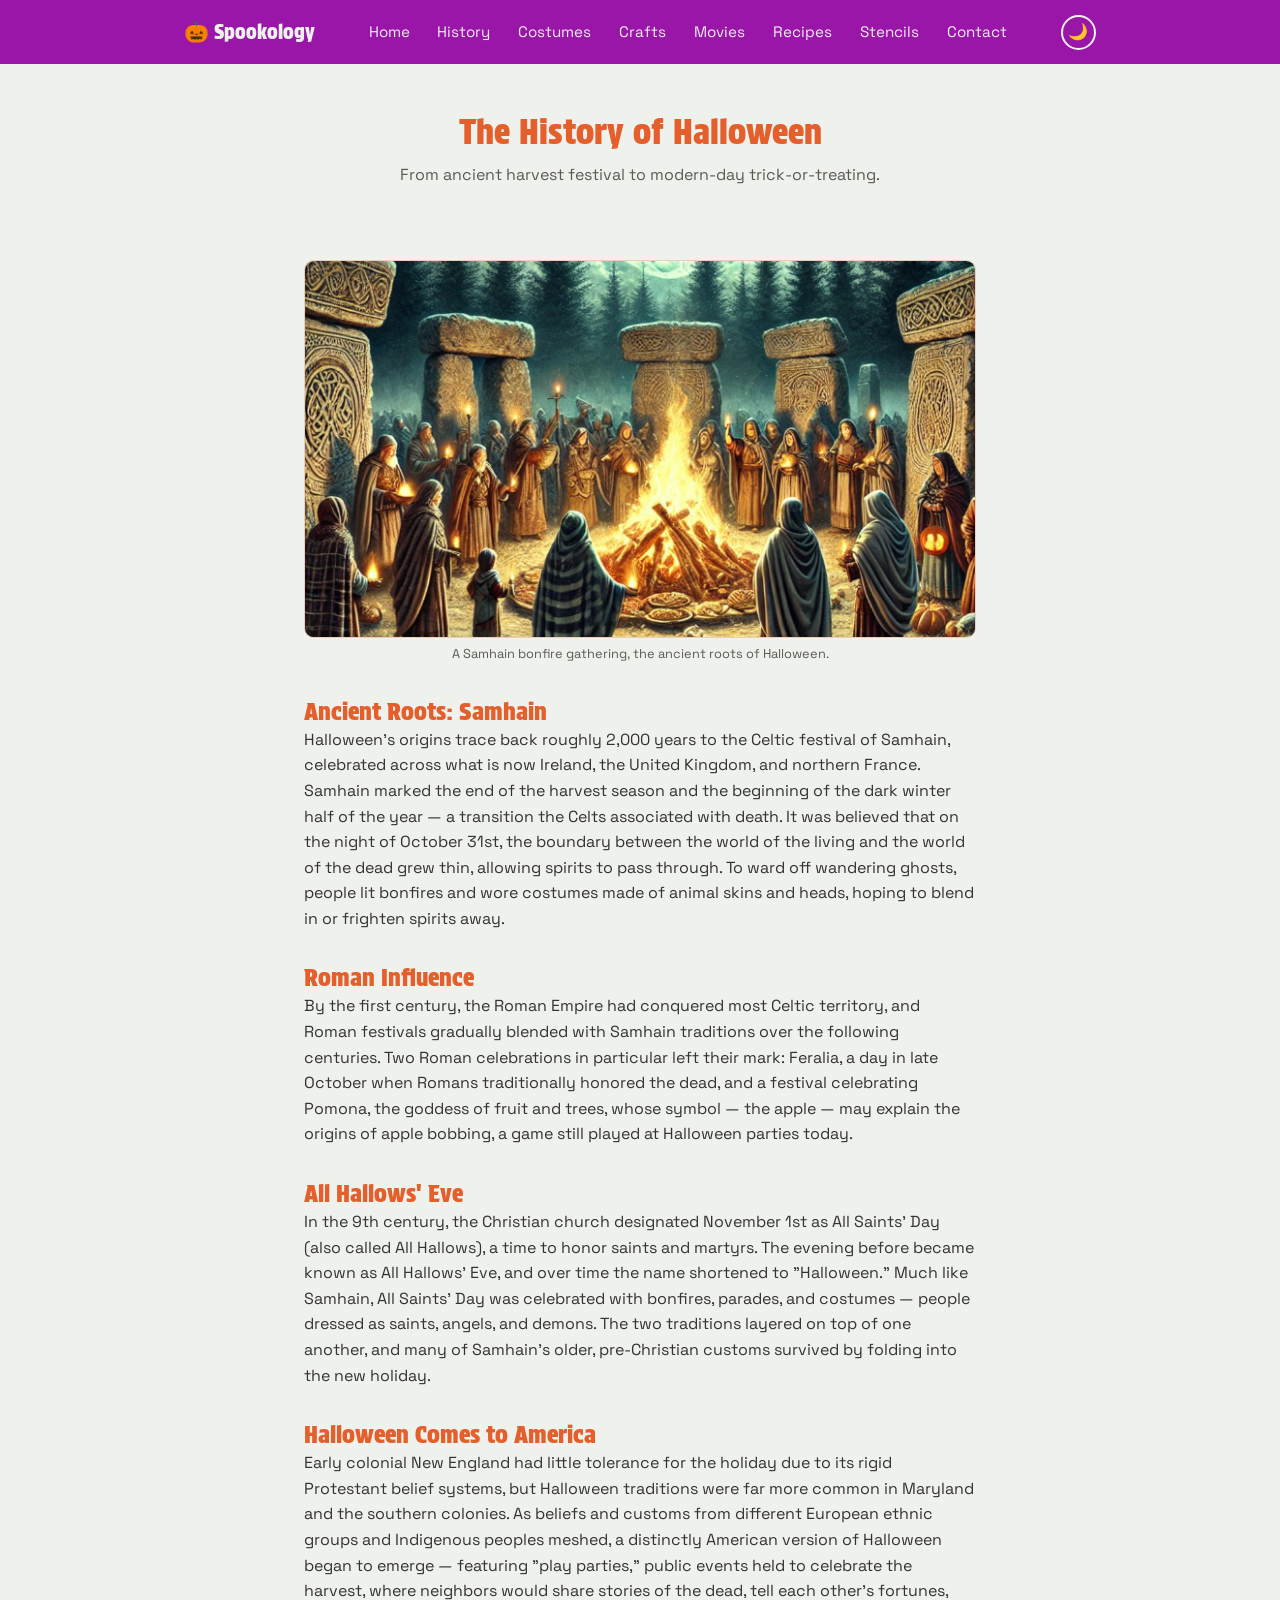
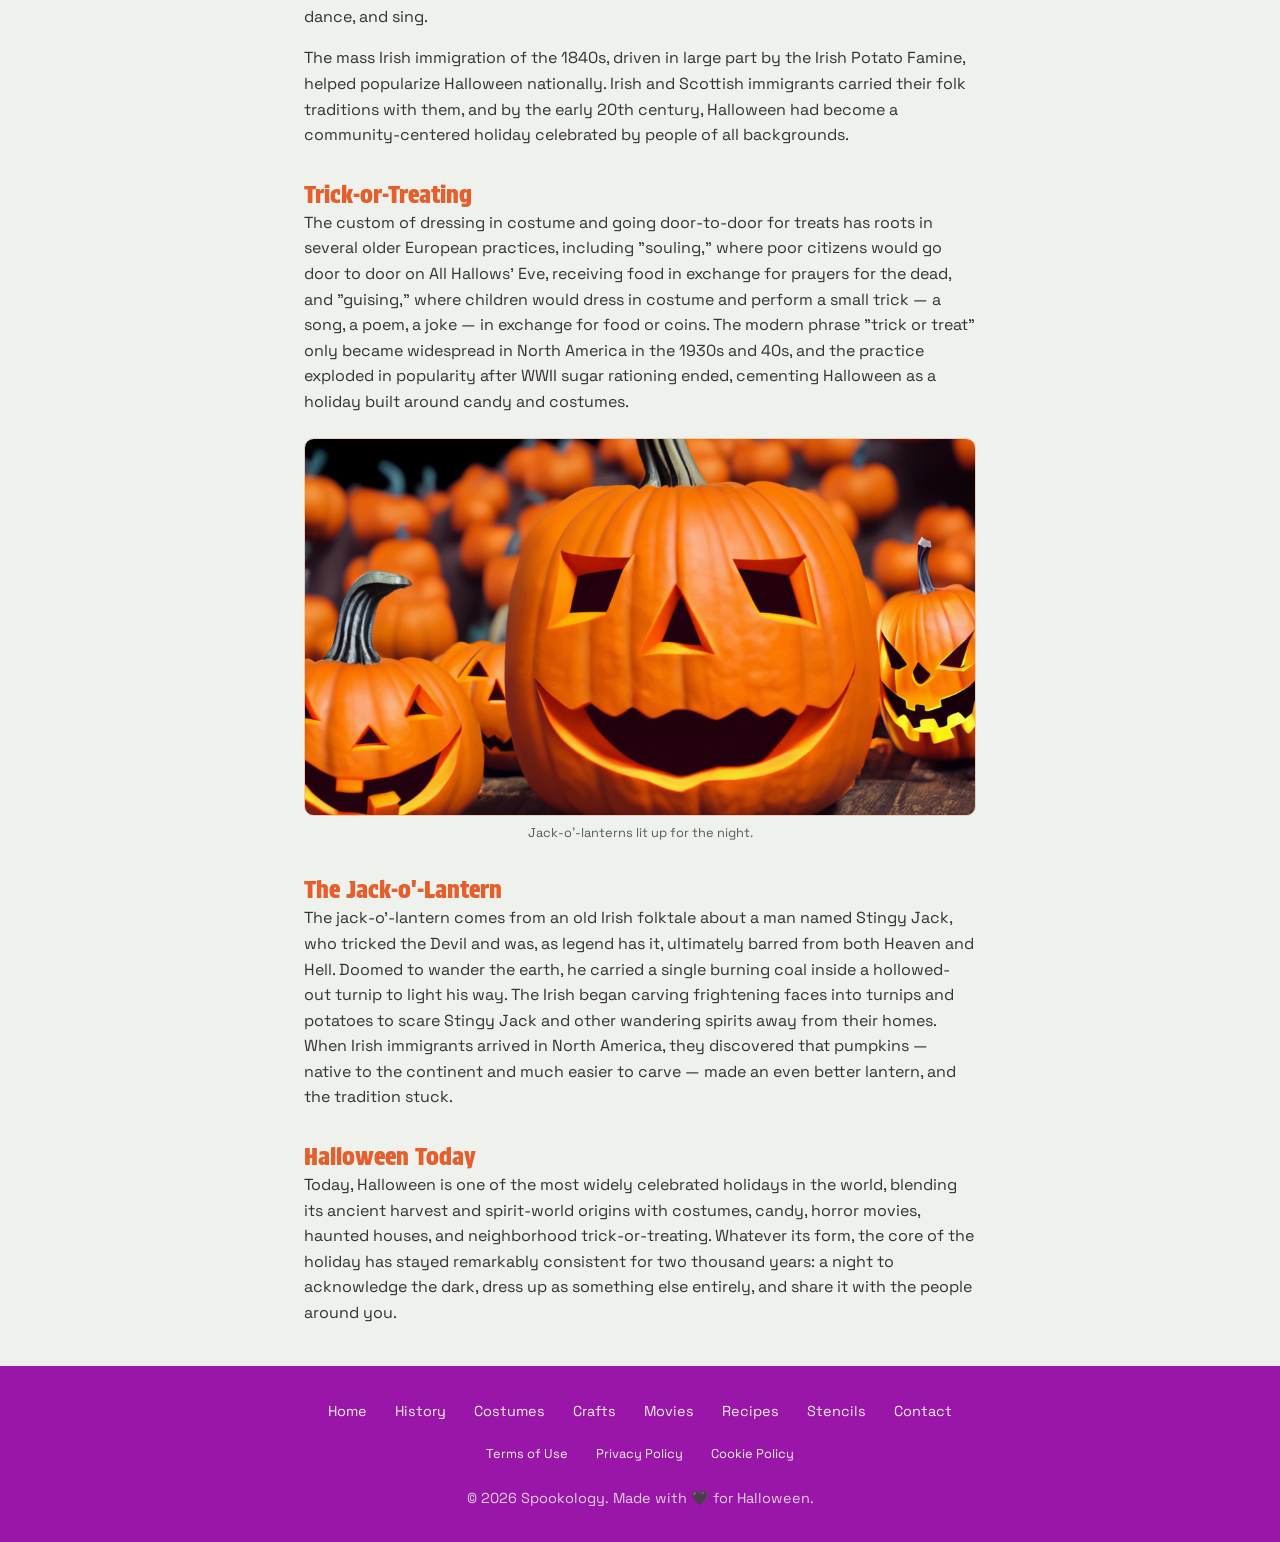
<file: history.html>
<!DOCTYPE html>
<html lang="en">
<head>
  <meta charset="UTF-8" />
  <meta name="viewport" content="width=device-width, initial-scale=1.0" />
  <title>History of Halloween · Spookology</title>
  <meta name="description" content="From ancient harvest festival to modern-day trick-or-treating." />
  <meta name="robots" content="index, follow" />
  <meta name="theme-color" content="#e19614" />
  <link rel="canonical" href="https://suzannev0.github.io/spookology/history.html" />

  <meta property="og:type" content="website" />
  <meta property="og:site_name" content="Spookology" />
  <meta property="og:title" content="History of Halloween · Spookology" />
  <meta property="og:description" content="From ancient harvest festival to modern-day trick-or-treating." />
  <meta property="og:url" content="https://suzannev0.github.io/spookology/history.html" />
  <meta property="og:image" content="https://suzannev0.github.io/spookology/img/history/jack-o-lanterns.jpg" />

  <meta name="twitter:card" content="summary_large_image" />
  <meta name="twitter:site" content="@SuzanneH" />
  <meta name="twitter:title" content="History of Halloween · Spookology" />
  <meta name="twitter:description" content="From ancient harvest festival to modern-day trick-or-treating." />
  <meta name="twitter:image" content="https://suzannev0.github.io/spookology/img/history/jack-o-lanterns.jpg" />

  <link rel="icon" href="data:image/svg+xml,<svg xmlns='http://www.w3.org/2000/svg' viewBox='0 0 100 100'><rect x='30' y='84' width='7' height='12' rx='2' fill='%23222222'/><rect x='45' y='86' width='7' height='12' rx='2' fill='%23222222'/><rect x='60' y='84' width='7' height='12' rx='2' fill='%23222222'/><path d='M16 46 Q4 46 8 34' stroke='%23222222' stroke-width='6' fill='none' stroke-linecap='round'/><path d='M84 46 Q96 46 92 34' stroke='%23222222' stroke-width='6' fill='none' stroke-linecap='round'/><ellipse cx='50' cy='62' rx='32' ry='26' fill='%23222222'/><ellipse cx='50' cy='40' rx='28' ry='8' fill='%2344c95a'/><circle cx='38' cy='24' r='5' fill='%2344c95a'/><circle cx='58' cy='18' r='6' fill='%2344c95a'/><circle cx='66' cy='30' r='4' fill='%2344c95a'/></svg>" />
  <link rel="preconnect" href="https://fonts.googleapis.com" />
  <link rel="preconnect" href="https://fonts.gstatic.com" crossorigin />
  <link href="https://fonts.googleapis.com/css2?family=Protest+Strike&family=Space+Grotesk:wght@400;500;700&display=swap" rel="stylesheet" />
  <link rel="stylesheet" href="css/style.css" />
  <script defer src="https://cloud.umami.is/script.js" data-website-id="c487c0b5-a89c-4c9a-8b67-4c334e9e8938"></script>
</head>
<body>
  <nav class="site-nav" aria-label="Primary">
    <div class="nav-inner">
      <a class="nav-brand" href="index.html">🎃 Spookology</a>
      <ul class="nav-links" id="nav-links">
        <li><a href="index.html">Home</a></li>
        <li><a href="history.html">History</a></li>
        <li><a href="costumes.html">Costumes</a></li>
        <li><a href="crafts.html">Crafts</a></li>
        <li><a href="movies.html">Movies</a></li>
        <li><a href="recipes.html">Recipes</a></li>
        <li><a href="stencils.html">Stencils</a></li>
        <li><a href="contact.html">Contact</a></li>
      </ul>
      <button id="nav-toggle" class="nav-toggle" type="button" aria-expanded="false" aria-controls="nav-links" aria-label="Toggle navigation menu">☰</button>
      <button id="theme-toggle" class="theme-toggle" type="button" aria-label="Switch to dark mode">🌙</button>
    </div>
  </nav>

  <header class="page-hero">
    <h1>The History of Halloween</h1>
    <p>From ancient harvest festival to modern-day trick-or-treating.</p>
  </header>

  <main class="page-content container">
    <article class="page-article">
      <figure class="article-figure">
        <img class="item-image" src="img/history/samhain-bonfire.png" alt="Illustration of an ancient Samhain bonfire gathering" loading="lazy" />
        <figcaption>A Samhain bonfire gathering, the ancient roots of Halloween.</figcaption>
      </figure>

      <h2>Ancient Roots: Samhain</h2>
      <p>
        Halloween's origins trace back roughly 2,000 years to the Celtic festival of Samhain,
        celebrated across what is now Ireland, the United Kingdom, and northern France. Samhain
        marked the end of the harvest season and the beginning of the dark winter half of the
        year — a transition the Celts associated with death. It was believed that on the night of
        October 31st, the boundary between the world of the living and the world of the dead grew
        thin, allowing spirits to pass through. To ward off wandering ghosts, people lit bonfires
        and wore costumes made of animal skins and heads, hoping to blend in or frighten spirits
        away.
      </p>

      <h2>Roman Influence</h2>
      <p>
        By the first century, the Roman Empire had conquered most Celtic territory, and Roman
        festivals gradually blended with Samhain traditions over the following centuries. Two
        Roman celebrations in particular left their mark: Feralia, a day in late October when
        Romans traditionally honored the dead, and a festival celebrating Pomona, the goddess of
        fruit and trees, whose symbol — the apple — may explain the origins of apple bobbing, a
        game still played at Halloween parties today.
      </p>

      <h2>All Hallows' Eve</h2>
      <p>
        In the 9th century, the Christian church designated November 1st as All Saints' Day (also
        called All Hallows), a time to honor saints and martyrs. The evening before became known
        as All Hallows' Eve, and over time the name shortened to "Halloween." Much like Samhain,
        All Saints' Day was celebrated with bonfires, parades, and costumes — people dressed as
        saints, angels, and demons. The two traditions layered on top of one another, and many of
        Samhain's older, pre-Christian customs survived by folding into the new holiday.
      </p>

      <h2>Halloween Comes to America</h2>
      <p>
        Early colonial New England had little tolerance for the holiday due to its rigid
        Protestant belief systems, but Halloween traditions were far more common in Maryland and
        the southern colonies. As beliefs and customs from different European ethnic groups and
        Indigenous peoples meshed, a distinctly American version of Halloween began to emerge —
        featuring "play parties," public events held to celebrate the harvest, where neighbors
        would share stories of the dead, tell each other's fortunes, dance, and sing.
      </p>
      <p>
        The mass Irish immigration of the 1840s, driven in large part by the Irish Potato Famine,
        helped popularize Halloween nationally. Irish and Scottish immigrants carried their
        folk traditions with them, and by the early 20th century, Halloween had become a
        community-centered holiday celebrated by people of all backgrounds.
      </p>

      <h2>Trick-or-Treating</h2>
      <p>
        The custom of dressing in costume and going door-to-door for treats has roots in several
        older European practices, including "souling," where poor citizens would go door to door
        on All Hallows' Eve, receiving food in exchange for prayers for the dead, and
        "guising," where children would dress in costume and perform a small trick — a song, a
        poem, a joke — in exchange for food or coins. The modern phrase "trick or treat" only
        became widespread in North America in the 1930s and 40s, and the practice exploded in
        popularity after WWII sugar rationing ended, cementing Halloween as a holiday built around
        candy and costumes.
      </p>

      <figure class="article-figure">
        <img class="item-image" src="img/history/jack-o-lanterns.jpg" alt="Jack-o'-lanterns lit at night" loading="lazy" />
        <figcaption>Jack-o'-lanterns lit up for the night.</figcaption>
      </figure>

      <h2>The Jack-o'-Lantern</h2>
      <p>
        The jack-o'-lantern comes from an old Irish folktale about a man named Stingy Jack, who
        tricked the Devil and was, as legend has it, ultimately barred from both Heaven and Hell.
        Doomed to wander the earth, he carried a single burning coal inside a hollowed-out turnip
        to light his way. The Irish began carving frightening faces into turnips and potatoes to
        scare Stingy Jack and other wandering spirits away from their homes. When Irish immigrants
        arrived in North America, they discovered that pumpkins — native to the continent and much
        easier to carve — made an even better lantern, and the tradition stuck.
      </p>

      <h2>Halloween Today</h2>
      <p>
        Today, Halloween is one of the most widely celebrated holidays in the world, blending its
        ancient harvest and spirit-world origins with costumes, candy, horror movies, haunted
        houses, and neighborhood trick-or-treating. Whatever its form, the core of the holiday has
        stayed remarkably consistent for two thousand years: a night to acknowledge the dark, dress
        up as something else entirely, and share it with the people around you.
      </p>
    </article>
  </main>

  <footer>
    <div class="footer-inner">
      <ul class="footer-nav">
        <li><a href="index.html">Home</a></li>
        <li><a href="history.html">History</a></li>
        <li><a href="costumes.html">Costumes</a></li>
        <li><a href="crafts.html">Crafts</a></li>
        <li><a href="movies.html">Movies</a></li>
        <li><a href="recipes.html">Recipes</a></li>
        <li><a href="stencils.html">Stencils</a></li>
        <li><a href="contact.html">Contact</a></li>
      </ul>
      <ul class="footer-legal">
        <li><a href="terms.html">Terms of Use</a></li>
        <li><a href="privacy.html">Privacy Policy</a></li>
        <li><a href="cookies.html">Cookie Policy</a></li>
      </ul>
      <p class="footer-copyright">&copy; 2026 Spookology. Made with 🖤 for Halloween.</p>
    </div>
  </footer>

  <script src="js/site.js"></script>
</body>
</html>
</file>
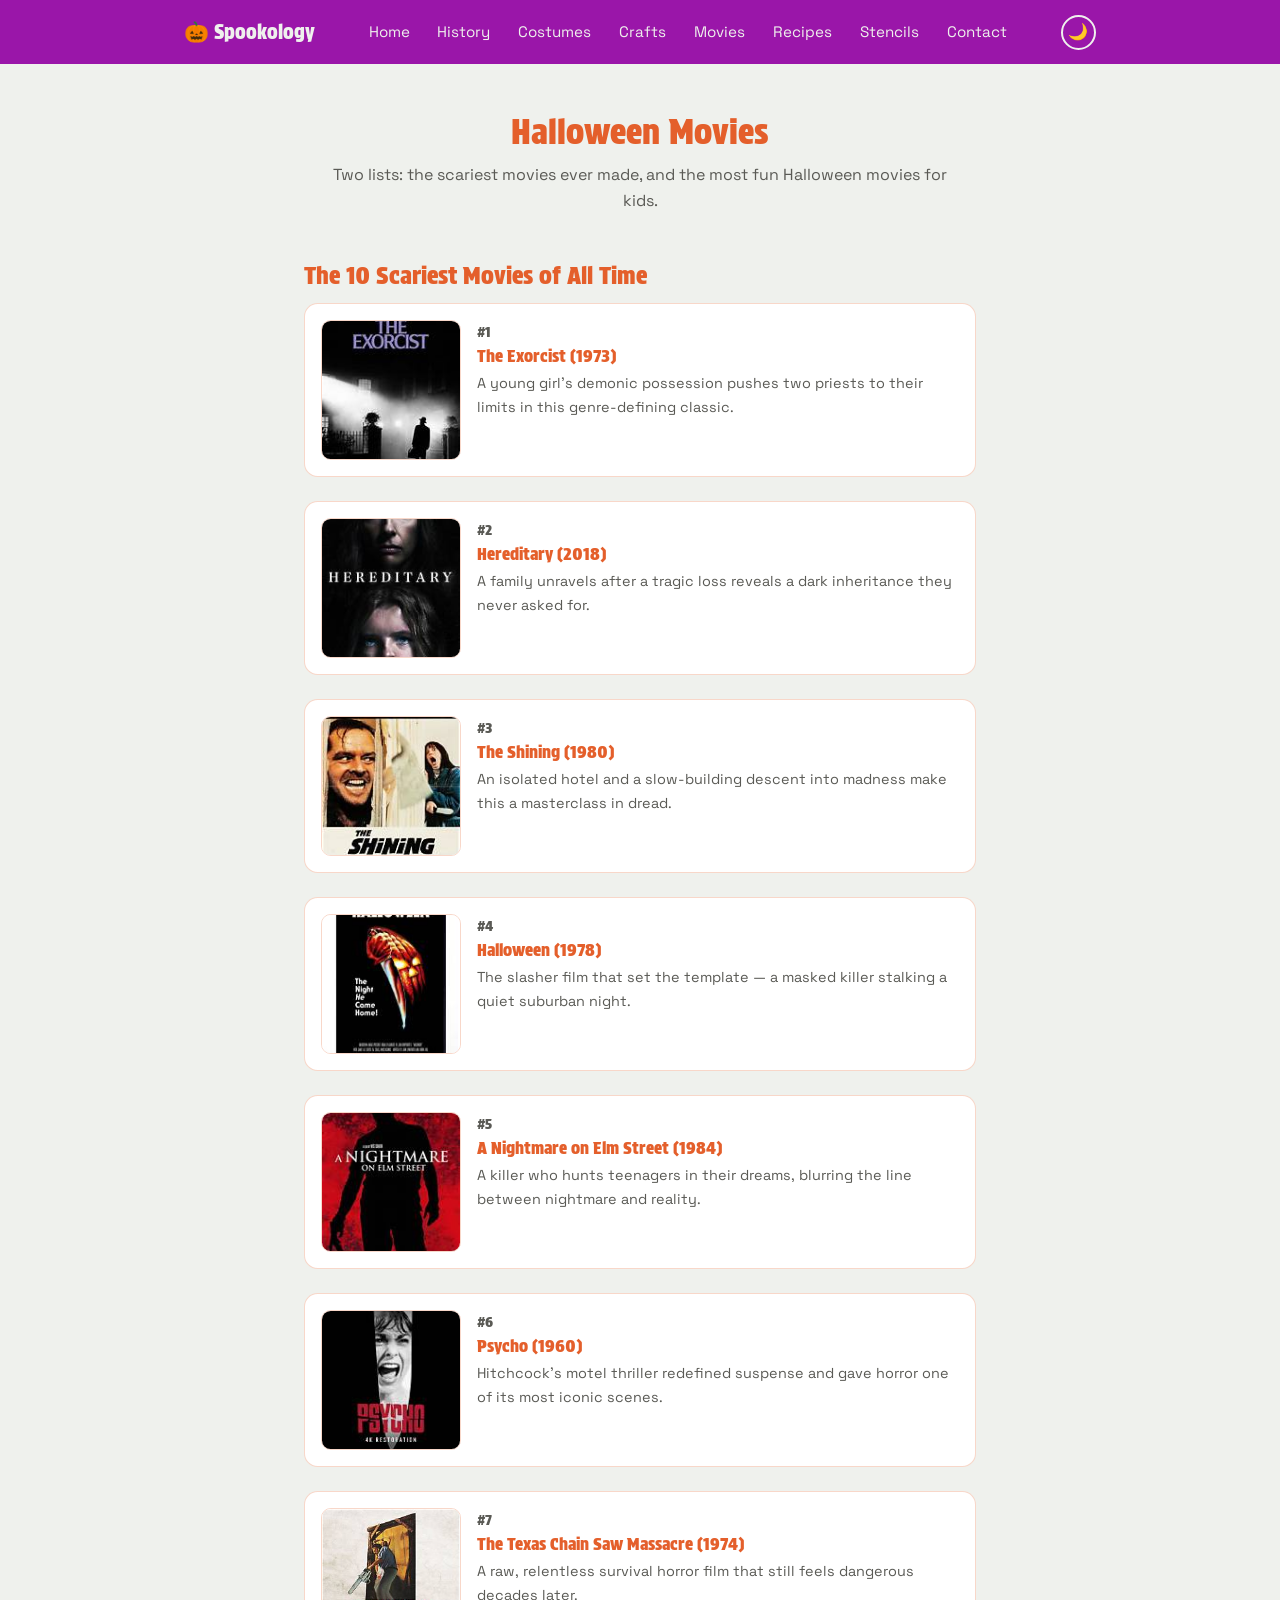
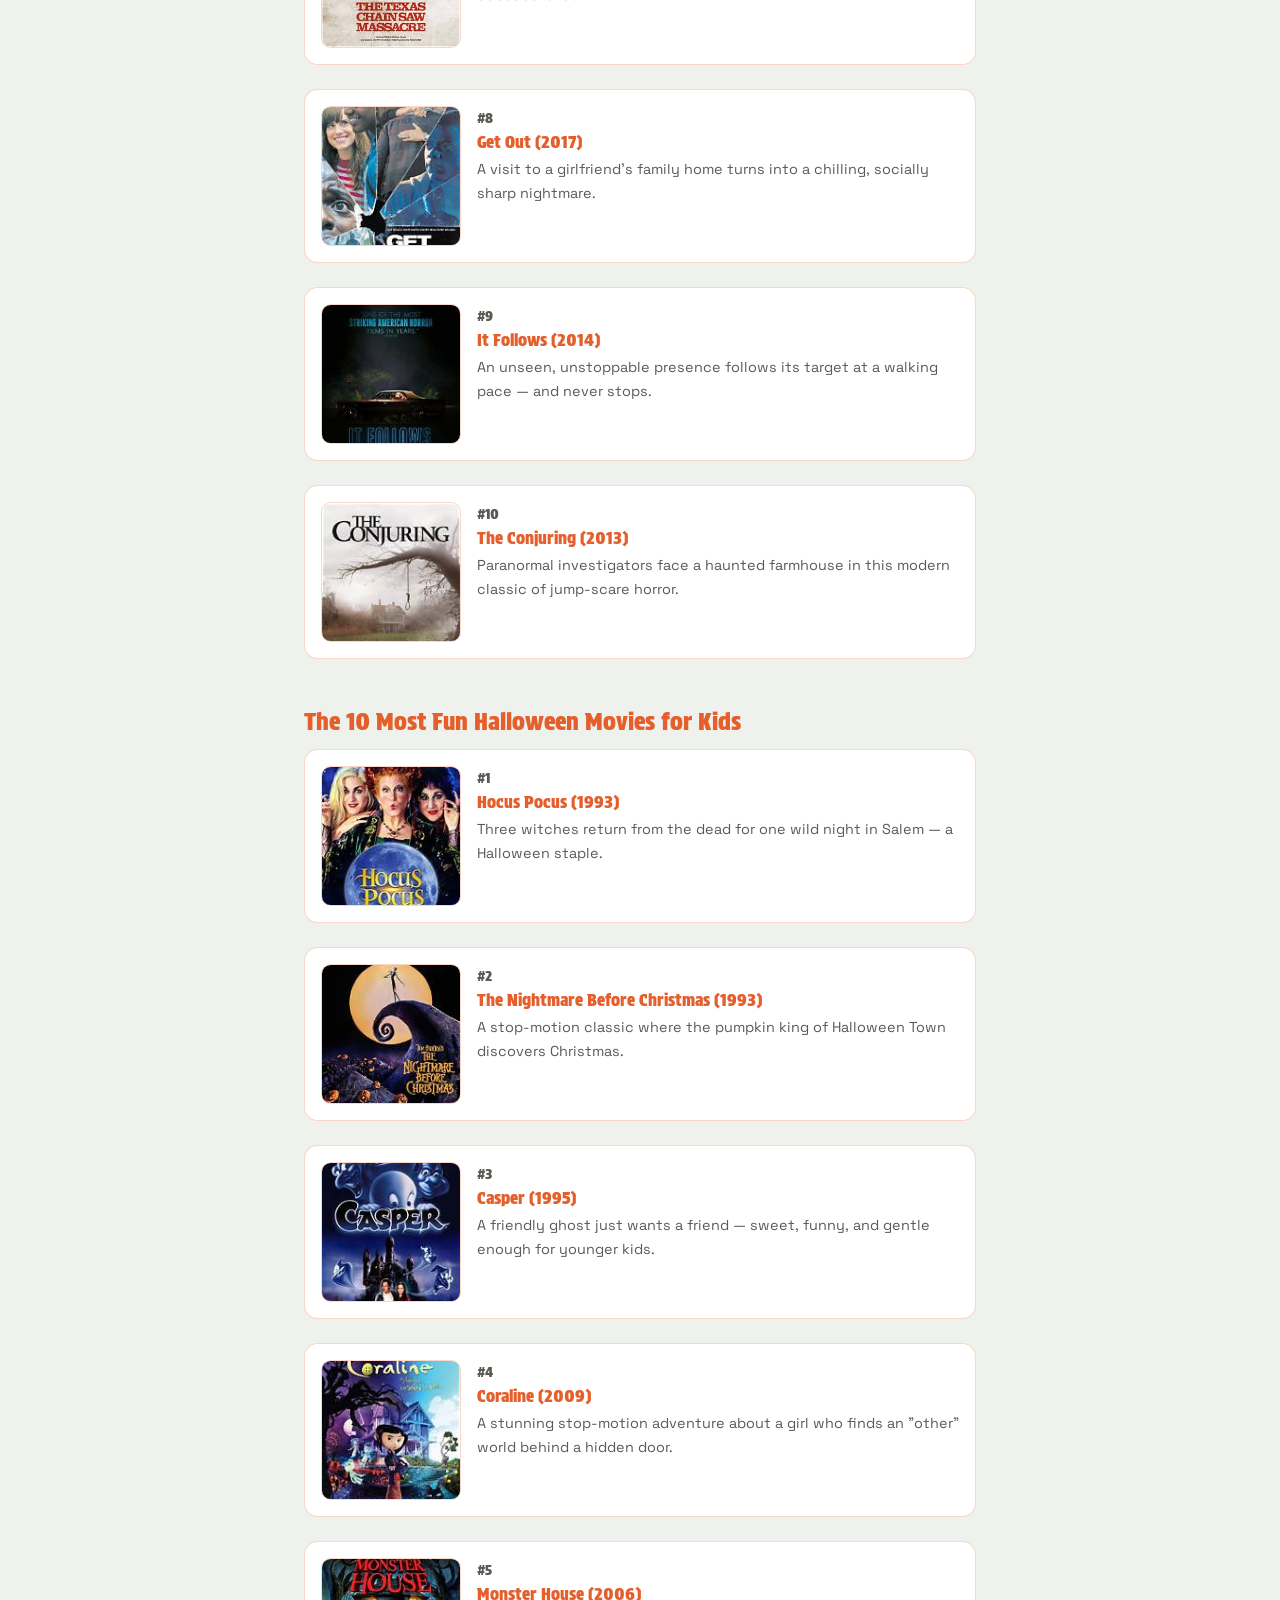
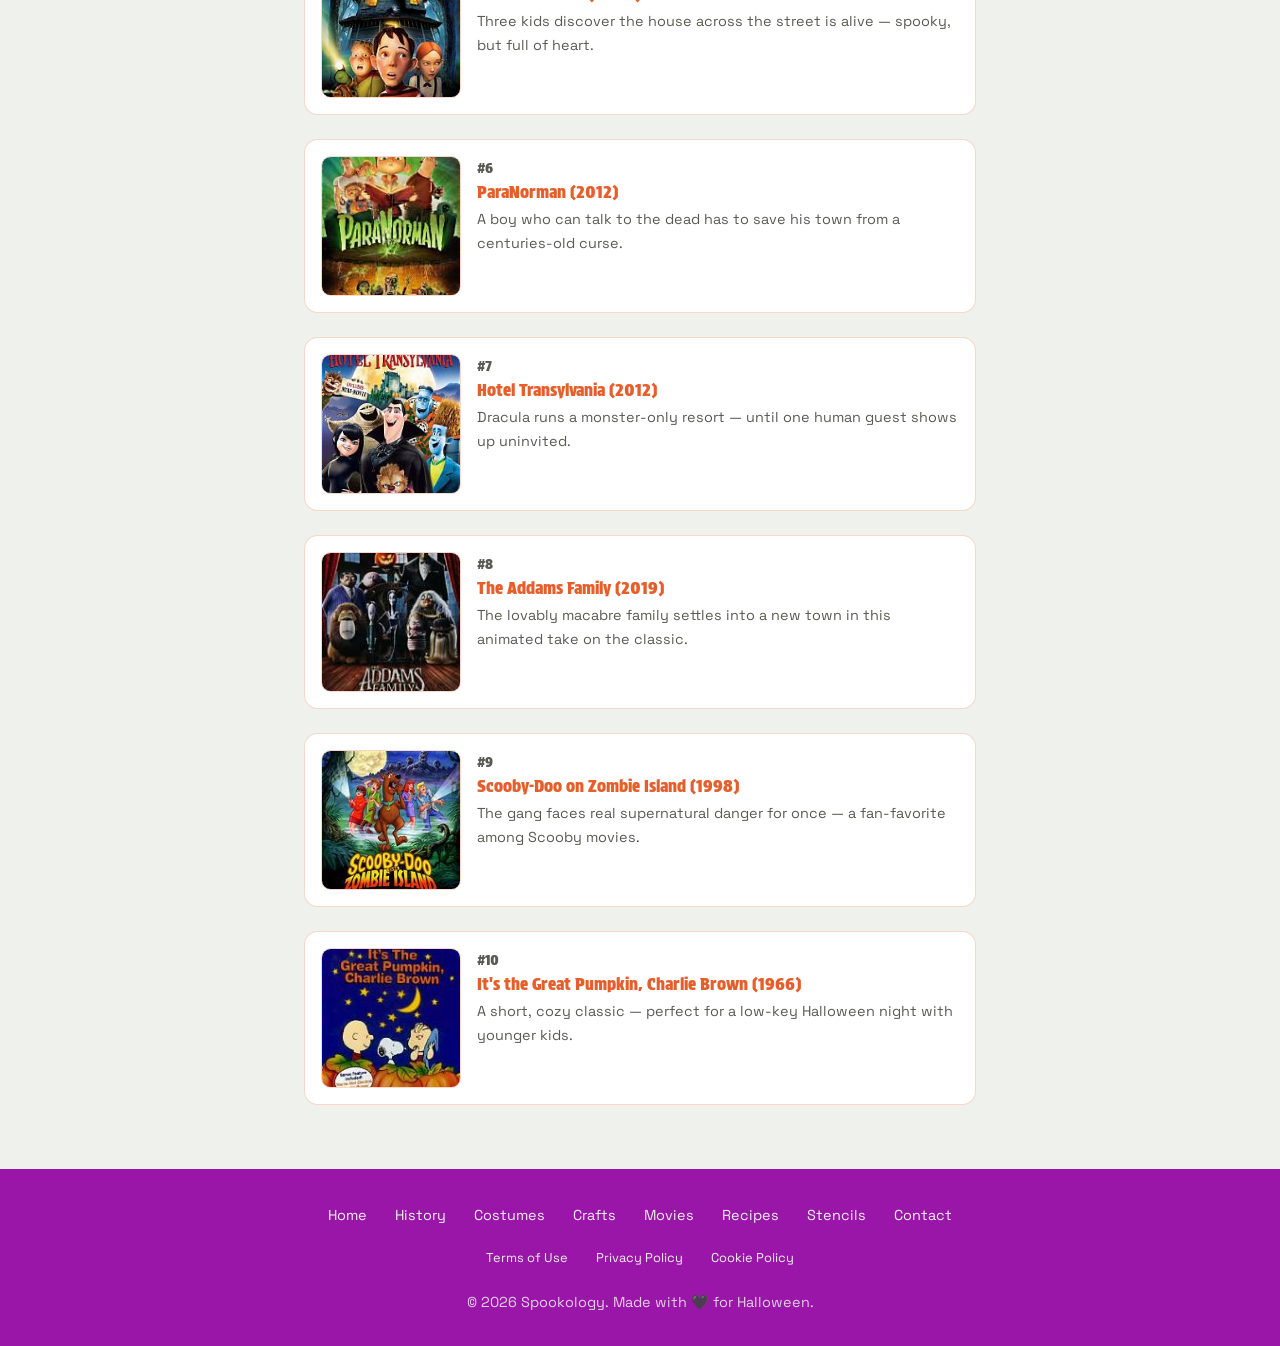
<file: movies.html>
<!DOCTYPE html>
<html lang="en">
<head>
  <meta charset="UTF-8" />
  <meta name="viewport" content="width=device-width, initial-scale=1.0" />
  <title>Halloween Movies · Spookology</title>
  <meta name="description" content="Two lists: the scariest movies ever made, and the most fun Halloween movies for kids." />
  <meta name="robots" content="index, follow" />
  <meta name="theme-color" content="#e19614" />
  <link rel="canonical" href="https://suzannev0.github.io/spookology/movies.html" />

  <meta property="og:type" content="website" />
  <meta property="og:site_name" content="Spookology" />
  <meta property="og:title" content="Halloween Movies · Spookology" />
  <meta property="og:description" content="Two lists: the scariest movies ever made, and the most fun Halloween movies for kids." />
  <meta property="og:url" content="https://suzannev0.github.io/spookology/movies.html" />
  <meta property="og:image" content="https://suzannev0.github.io/spookology/img/history/jack-o-lanterns.jpg" />

  <meta name="twitter:card" content="summary_large_image" />
  <meta name="twitter:site" content="@SuzanneH" />
  <meta name="twitter:title" content="Halloween Movies · Spookology" />
  <meta name="twitter:description" content="Two lists: the scariest movies ever made, and the most fun Halloween movies for kids." />
  <meta name="twitter:image" content="https://suzannev0.github.io/spookology/img/history/jack-o-lanterns.jpg" />

  <link rel="icon" href="data:image/svg+xml,<svg xmlns='http://www.w3.org/2000/svg' viewBox='0 0 100 100'><rect x='30' y='84' width='7' height='12' rx='2' fill='%23222222'/><rect x='45' y='86' width='7' height='12' rx='2' fill='%23222222'/><rect x='60' y='84' width='7' height='12' rx='2' fill='%23222222'/><path d='M16 46 Q4 46 8 34' stroke='%23222222' stroke-width='6' fill='none' stroke-linecap='round'/><path d='M84 46 Q96 46 92 34' stroke='%23222222' stroke-width='6' fill='none' stroke-linecap='round'/><ellipse cx='50' cy='62' rx='32' ry='26' fill='%23222222'/><ellipse cx='50' cy='40' rx='28' ry='8' fill='%2344c95a'/><circle cx='38' cy='24' r='5' fill='%2344c95a'/><circle cx='58' cy='18' r='6' fill='%2344c95a'/><circle cx='66' cy='30' r='4' fill='%2344c95a'/></svg>" />
  <link rel="preconnect" href="https://fonts.googleapis.com" />
  <link rel="preconnect" href="https://fonts.gstatic.com" crossorigin />
  <link href="https://fonts.googleapis.com/css2?family=Protest+Strike&family=Space+Grotesk:wght@400;500;700&display=swap" rel="stylesheet" />
  <link rel="stylesheet" href="css/style.css" />
  <script defer src="https://cloud.umami.is/script.js" data-website-id="c487c0b5-a89c-4c9a-8b67-4c334e9e8938"></script>
</head>
<body>
  <nav class="site-nav" aria-label="Primary">
    <div class="nav-inner">
      <a class="nav-brand" href="index.html">🎃 Spookology</a>
      <ul class="nav-links" id="nav-links">
        <li><a href="index.html">Home</a></li>
        <li><a href="history.html">History</a></li>
        <li><a href="costumes.html">Costumes</a></li>
        <li><a href="crafts.html">Crafts</a></li>
        <li><a href="movies.html">Movies</a></li>
        <li><a href="recipes.html">Recipes</a></li>
        <li><a href="stencils.html">Stencils</a></li>
        <li><a href="contact.html">Contact</a></li>
      </ul>
      <button id="nav-toggle" class="nav-toggle" type="button" aria-expanded="false" aria-controls="nav-links" aria-label="Toggle navigation menu">☰</button>
      <button id="theme-toggle" class="theme-toggle" type="button" aria-label="Switch to dark mode">🌙</button>
    </div>
  </nav>

  <header class="page-hero">
    <h1>Halloween Movies</h1>
    <p>Two lists: the scariest movies ever made, and the most fun Halloween movies for kids.</p>
  </header>

  <main class="page-content container">
    <section aria-labelledby="scary-heading">
      <h2 id="scary-heading">The 10 Scariest Movies of All Time</h2>
      <ol class="item-list" style="list-style: none;">
        <li class="item-card"><img class="item-image" src="img/movies/the-exorcist.jpg" alt="The Exorcist (1973) poster" loading="lazy" /><div><p class="item-rank">#1</p><h3>The Exorcist (1973)</h3><p>A young girl's demonic possession pushes two priests to their limits in this genre-defining classic.</p></div></li>
        <li class="item-card"><img class="item-image" src="img/movies/hereditary.jpg" alt="Hereditary (2018) poster" loading="lazy" /><div><p class="item-rank">#2</p><h3>Hereditary (2018)</h3><p>A family unravels after a tragic loss reveals a dark inheritance they never asked for.</p></div></li>
        <li class="item-card"><img class="item-image" src="img/movies/the-shining.jpg" alt="The Shining (1980) poster" loading="lazy" /><div><p class="item-rank">#3</p><h3>The Shining (1980)</h3><p>An isolated hotel and a slow-building descent into madness make this a masterclass in dread.</p></div></li>
        <li class="item-card"><img class="item-image" src="img/movies/halloween-1978.jpg" alt="Halloween (1978) poster" loading="lazy" /><div><p class="item-rank">#4</p><h3>Halloween (1978)</h3><p>The slasher film that set the template — a masked killer stalking a quiet suburban night.</p></div></li>
        <li class="item-card"><img class="item-image" src="img/movies/nightmare-on-elm-street.jpg" alt="A Nightmare on Elm Street (1984) poster" loading="lazy" /><div><p class="item-rank">#5</p><h3>A Nightmare on Elm Street (1984)</h3><p>A killer who hunts teenagers in their dreams, blurring the line between nightmare and reality.</p></div></li>
        <li class="item-card"><img class="item-image" src="img/movies/psycho.jpg" alt="Psycho (1960) poster" loading="lazy" /><div><p class="item-rank">#6</p><h3>Psycho (1960)</h3><p>Hitchcock's motel thriller redefined suspense and gave horror one of its most iconic scenes.</p></div></li>
        <li class="item-card"><img class="item-image" src="img/movies/texas-chainsaw-massacre.jpg" alt="The Texas Chain Saw Massacre (1974) poster" loading="lazy" /><div><p class="item-rank">#7</p><h3>The Texas Chain Saw Massacre (1974)</h3><p>A raw, relentless survival horror film that still feels dangerous decades later.</p></div></li>
        <li class="item-card"><img class="item-image" src="img/movies/get-out.jpg" alt="Get Out (2017) poster" loading="lazy" /><div><p class="item-rank">#8</p><h3>Get Out (2017)</h3><p>A visit to a girlfriend's family home turns into a chilling, socially sharp nightmare.</p></div></li>
        <li class="item-card"><img class="item-image" src="img/movies/it-follows.jpg" alt="It Follows (2014) poster" loading="lazy" /><div><p class="item-rank">#9</p><h3>It Follows (2014)</h3><p>An unseen, unstoppable presence follows its target at a walking pace — and never stops.</p></div></li>
        <li class="item-card"><img class="item-image item-image-top" src="img/movies/the-conjuring.jpg" alt="The Conjuring (2013) poster" loading="lazy" /><div><p class="item-rank">#10</p><h3>The Conjuring (2013)</h3><p>Paranormal investigators face a haunted farmhouse in this modern classic of jump-scare horror.</p></div></li>
      </ol>
    </section>

    <section aria-labelledby="kids-heading" style="margin-top: 3rem;">
      <h2 id="kids-heading">The 10 Most Fun Halloween Movies for Kids</h2>
      <ol class="item-list" style="list-style: none;">
        <li class="item-card"><img class="item-image" src="img/movies/hocus-pocus.jpg" alt="Hocus Pocus (1993) poster" loading="lazy" /><div><p class="item-rank">#1</p><h3>Hocus Pocus (1993)</h3><p>Three witches return from the dead for one wild night in Salem — a Halloween staple.</p></div></li>
        <li class="item-card"><img class="item-image" src="img/movies/nightmare-before-christmas.jpg" alt="The Nightmare Before Christmas (1993) poster" loading="lazy" style="object-position: 50% 20%;" /><div><p class="item-rank">#2</p><h3>The Nightmare Before Christmas (1993)</h3><p>A stop-motion classic where the pumpkin king of Halloween Town discovers Christmas.</p></div></li>
        <li class="item-card"><img class="item-image" src="img/movies/casper.jpg" alt="Casper (1995) poster" loading="lazy" /><div><p class="item-rank">#3</p><h3>Casper (1995)</h3><p>A friendly ghost just wants a friend — sweet, funny, and gentle enough for younger kids.</p></div></li>
        <li class="item-card"><img class="item-image" src="img/movies/coraline.jpg" alt="Coraline (2009) poster" loading="lazy" /><div><p class="item-rank">#4</p><h3>Coraline (2009)</h3><p>A stunning stop-motion adventure about a girl who finds an "other" world behind a hidden door.</p></div></li>
        <li class="item-card"><img class="item-image" src="img/movies/monster-house.jpg" alt="Monster House (2006) poster" loading="lazy" /><div><p class="item-rank">#5</p><h3>Monster House (2006)</h3><p>Three kids discover the house across the street is alive — spooky, but full of heart.</p></div></li>
        <li class="item-card"><img class="item-image" src="img/movies/paranorman.jpg" alt="ParaNorman (2012) poster" loading="lazy" /><div><p class="item-rank">#6</p><h3>ParaNorman (2012)</h3><p>A boy who can talk to the dead has to save his town from a centuries-old curse.</p></div></li>
        <li class="item-card"><img class="item-image" src="img/movies/hotel-transylvania.jpg" alt="Hotel Transylvania (2012) poster" loading="lazy" /><div><p class="item-rank">#7</p><h3>Hotel Transylvania (2012)</h3><p>Dracula runs a monster-only resort — until one human guest shows up uninvited.</p></div></li>
        <li class="item-card"><img class="item-image" src="img/movies/the-addams-family.jpg" alt="The Addams Family (2019) poster" loading="lazy" /><div><p class="item-rank">#8</p><h3>The Addams Family (2019)</h3><p>The lovably macabre family settles into a new town in this animated take on the classic.</p></div></li>
        <li class="item-card"><img class="item-image" src="img/movies/scooby-doo-zombie-island.jpg" alt="Scooby-Doo on Zombie Island (1998) poster" loading="lazy" /><div><p class="item-rank">#9</p><h3>Scooby-Doo on Zombie Island (1998)</h3><p>The gang faces real supernatural danger for once — a fan-favorite among Scooby movies.</p></div></li>
        <li class="item-card"><img class="item-image" src="img/movies/great-pumpkin-charlie-brown.jpg" alt="It's the Great Pumpkin, Charlie Brown (1966) poster" loading="lazy" /><div><p class="item-rank">#10</p><h3>It's the Great Pumpkin, Charlie Brown (1966)</h3><p>A short, cozy classic — perfect for a low-key Halloween night with younger kids.</p></div></li>
      </ol>
    </section>
  </main>

  <footer>
    <div class="footer-inner">
      <ul class="footer-nav">
        <li><a href="index.html">Home</a></li>
        <li><a href="history.html">History</a></li>
        <li><a href="costumes.html">Costumes</a></li>
        <li><a href="crafts.html">Crafts</a></li>
        <li><a href="movies.html">Movies</a></li>
        <li><a href="recipes.html">Recipes</a></li>
        <li><a href="stencils.html">Stencils</a></li>
        <li><a href="contact.html">Contact</a></li>
      </ul>
      <ul class="footer-legal">
        <li><a href="terms.html">Terms of Use</a></li>
        <li><a href="privacy.html">Privacy Policy</a></li>
        <li><a href="cookies.html">Cookie Policy</a></li>
      </ul>
      <p class="footer-copyright">&copy; 2026 Spookology. Made with 🖤 for Halloween.</p>
    </div>
  </footer>

  <script src="js/site.js"></script>
</body>
</html>
</file>
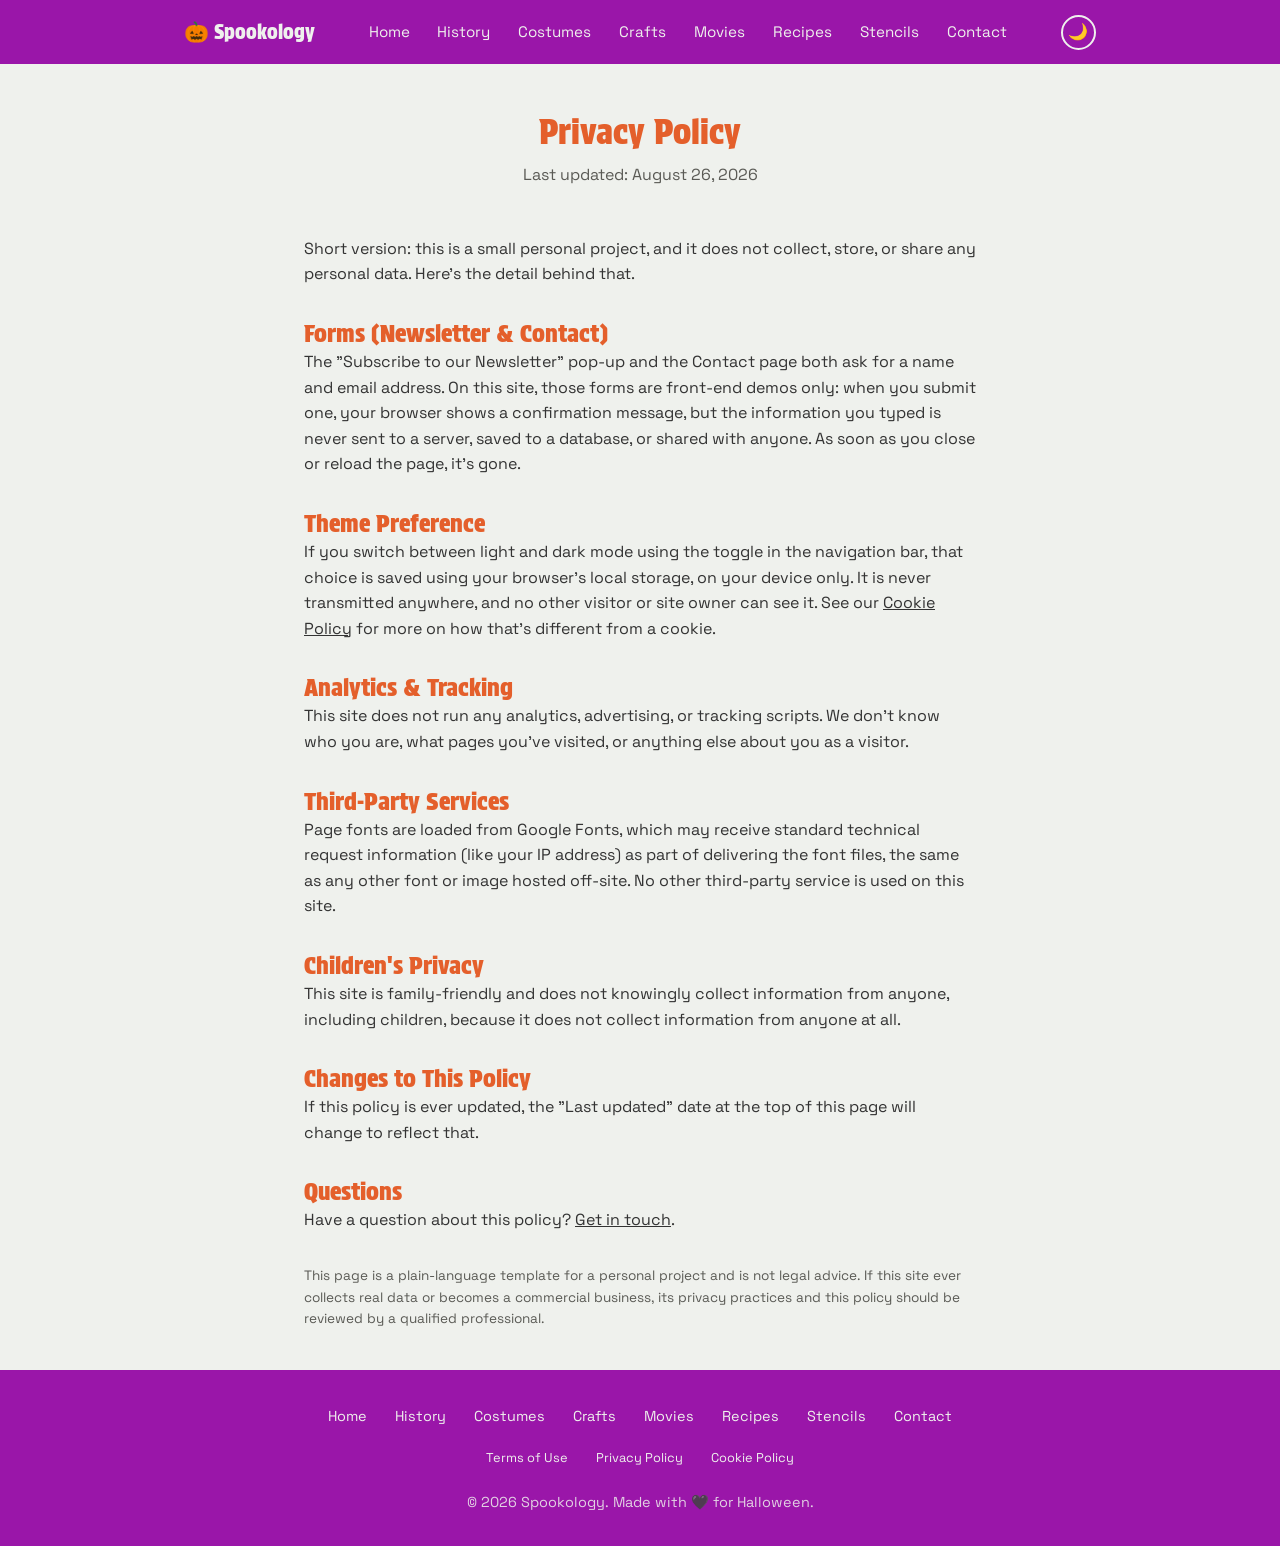
<file: privacy.html>
<!DOCTYPE html>
<html lang="en">
<head>
  <meta charset="UTF-8" />
  <meta name="viewport" content="width=device-width, initial-scale=1.0" />
  <title>Privacy Policy · Spookology</title>
  <meta name="description" content="How Spookology handles (and doesn't collect) your data." />
  <meta name="robots" content="index, follow" />
  <meta name="theme-color" content="#e19614" />
  <link rel="canonical" href="https://suzannev0.github.io/spookology/privacy.html" />

  <meta property="og:type" content="website" />
  <meta property="og:site_name" content="Spookology" />
  <meta property="og:title" content="Privacy Policy · Spookology" />
  <meta property="og:description" content="How Spookology handles (and doesn't collect) your data." />
  <meta property="og:url" content="https://suzannev0.github.io/spookology/privacy.html" />
  <meta property="og:image" content="https://suzannev0.github.io/spookology/img/history/jack-o-lanterns.jpg" />

  <meta name="twitter:card" content="summary_large_image" />
  <meta name="twitter:site" content="@SuzanneH" />
  <meta name="twitter:title" content="Privacy Policy · Spookology" />
  <meta name="twitter:description" content="How Spookology handles (and doesn't collect) your data." />
  <meta name="twitter:image" content="https://suzannev0.github.io/spookology/img/history/jack-o-lanterns.jpg" />

  <link rel="icon" href="data:image/svg+xml,<svg xmlns='http://www.w3.org/2000/svg' viewBox='0 0 100 100'><rect x='30' y='84' width='7' height='12' rx='2' fill='%23222222'/><rect x='45' y='86' width='7' height='12' rx='2' fill='%23222222'/><rect x='60' y='84' width='7' height='12' rx='2' fill='%23222222'/><path d='M16 46 Q4 46 8 34' stroke='%23222222' stroke-width='6' fill='none' stroke-linecap='round'/><path d='M84 46 Q96 46 92 34' stroke='%23222222' stroke-width='6' fill='none' stroke-linecap='round'/><ellipse cx='50' cy='62' rx='32' ry='26' fill='%23222222'/><ellipse cx='50' cy='40' rx='28' ry='8' fill='%2344c95a'/><circle cx='38' cy='24' r='5' fill='%2344c95a'/><circle cx='58' cy='18' r='6' fill='%2344c95a'/><circle cx='66' cy='30' r='4' fill='%2344c95a'/></svg>" />
  <link rel="preconnect" href="https://fonts.googleapis.com" />
  <link rel="preconnect" href="https://fonts.gstatic.com" crossorigin />
  <link href="https://fonts.googleapis.com/css2?family=Protest+Strike&family=Space+Grotesk:wght@400;500;700&display=swap" rel="stylesheet" />
  <link rel="stylesheet" href="css/style.css" />
  <script defer src="https://cloud.umami.is/script.js" data-website-id="c487c0b5-a89c-4c9a-8b67-4c334e9e8938"></script>
</head>
<body>
  <nav class="site-nav" aria-label="Primary">
    <div class="nav-inner">
      <a class="nav-brand" href="index.html">🎃 Spookology</a>
      <ul class="nav-links" id="nav-links">
        <li><a href="index.html">Home</a></li>
        <li><a href="history.html">History</a></li>
        <li><a href="costumes.html">Costumes</a></li>
        <li><a href="crafts.html">Crafts</a></li>
        <li><a href="movies.html">Movies</a></li>
        <li><a href="recipes.html">Recipes</a></li>
        <li><a href="stencils.html">Stencils</a></li>
        <li><a href="contact.html">Contact</a></li>
      </ul>
      <button id="nav-toggle" class="nav-toggle" type="button" aria-expanded="false" aria-controls="nav-links" aria-label="Toggle navigation menu">☰</button>
      <button id="theme-toggle" class="theme-toggle" type="button" aria-label="Switch to dark mode">🌙</button>
    </div>
  </nav>

  <header class="page-hero">
    <h1>Privacy Policy</h1>
    <p>Last updated: August 26, 2026</p>
  </header>

  <main class="page-content container">
    <article class="page-article">
      <p>
        Short version: this is a small personal project, and it does not collect, store, or share
        any personal data. Here's the detail behind that.
      </p>

      <h2>Forms (Newsletter &amp; Contact)</h2>
      <p>
        The "Subscribe to our Newsletter" pop-up and the Contact page both ask for a name and email
        address. On this site, those forms are front-end demos only: when you submit one, your
        browser shows a confirmation message, but the information you typed is never sent to a
        server, saved to a database, or shared with anyone. As soon as you close or reload the page,
        it's gone.
      </p>

      <h2>Theme Preference</h2>
      <p>
        If you switch between light and dark mode using the toggle in the navigation bar, that
        choice is saved using your browser's local storage, on your device only. It is never
        transmitted anywhere, and no other visitor or site owner can see it. See our
        <a href="cookies.html">Cookie Policy</a> for more on how that's different from a cookie.
      </p>

      <h2>Analytics &amp; Tracking</h2>
      <p>
        This site does not run any analytics, advertising, or tracking scripts. We don't know who
        you are, what pages you've visited, or anything else about you as a visitor.
      </p>

      <h2>Third-Party Services</h2>
      <p>
        Page fonts are loaded from Google Fonts, which may receive standard technical request
        information (like your IP address) as part of delivering the font files, the same as any
        other font or image hosted off-site. No other third-party service is used on this site.
      </p>

      <h2>Children's Privacy</h2>
      <p>
        This site is family-friendly and does not knowingly collect information from anyone,
        including children, because it does not collect information from anyone at all.
      </p>

      <h2>Changes to This Policy</h2>
      <p>
        If this policy is ever updated, the "Last updated" date at the top of this page will change
        to reflect that.
      </p>

      <h2>Questions</h2>
      <p>
        Have a question about this policy? <a href="contact.html">Get in touch</a>.
      </p>

      <p style="color: var(--muted); font-size: 0.85rem; margin-top: 2rem;">
        This page is a plain-language template for a personal project and is not legal advice. If
        this site ever collects real data or becomes a commercial business, its privacy practices
        and this policy should be reviewed by a qualified professional.
      </p>
    </article>
  </main>

  <footer>
    <div class="footer-inner">
      <ul class="footer-nav">
        <li><a href="index.html">Home</a></li>
        <li><a href="history.html">History</a></li>
        <li><a href="costumes.html">Costumes</a></li>
        <li><a href="crafts.html">Crafts</a></li>
        <li><a href="movies.html">Movies</a></li>
        <li><a href="recipes.html">Recipes</a></li>
        <li><a href="stencils.html">Stencils</a></li>
        <li><a href="contact.html">Contact</a></li>
      </ul>
      <ul class="footer-legal">
        <li><a href="terms.html">Terms of Use</a></li>
        <li><a href="privacy.html">Privacy Policy</a></li>
        <li><a href="cookies.html">Cookie Policy</a></li>
      </ul>
      <p class="footer-copyright">&copy; 2026 Spookology. Made with 🖤 for Halloween.</p>
    </div>
  </footer>

  <script src="js/site.js"></script>
</body>
</html>
</file>
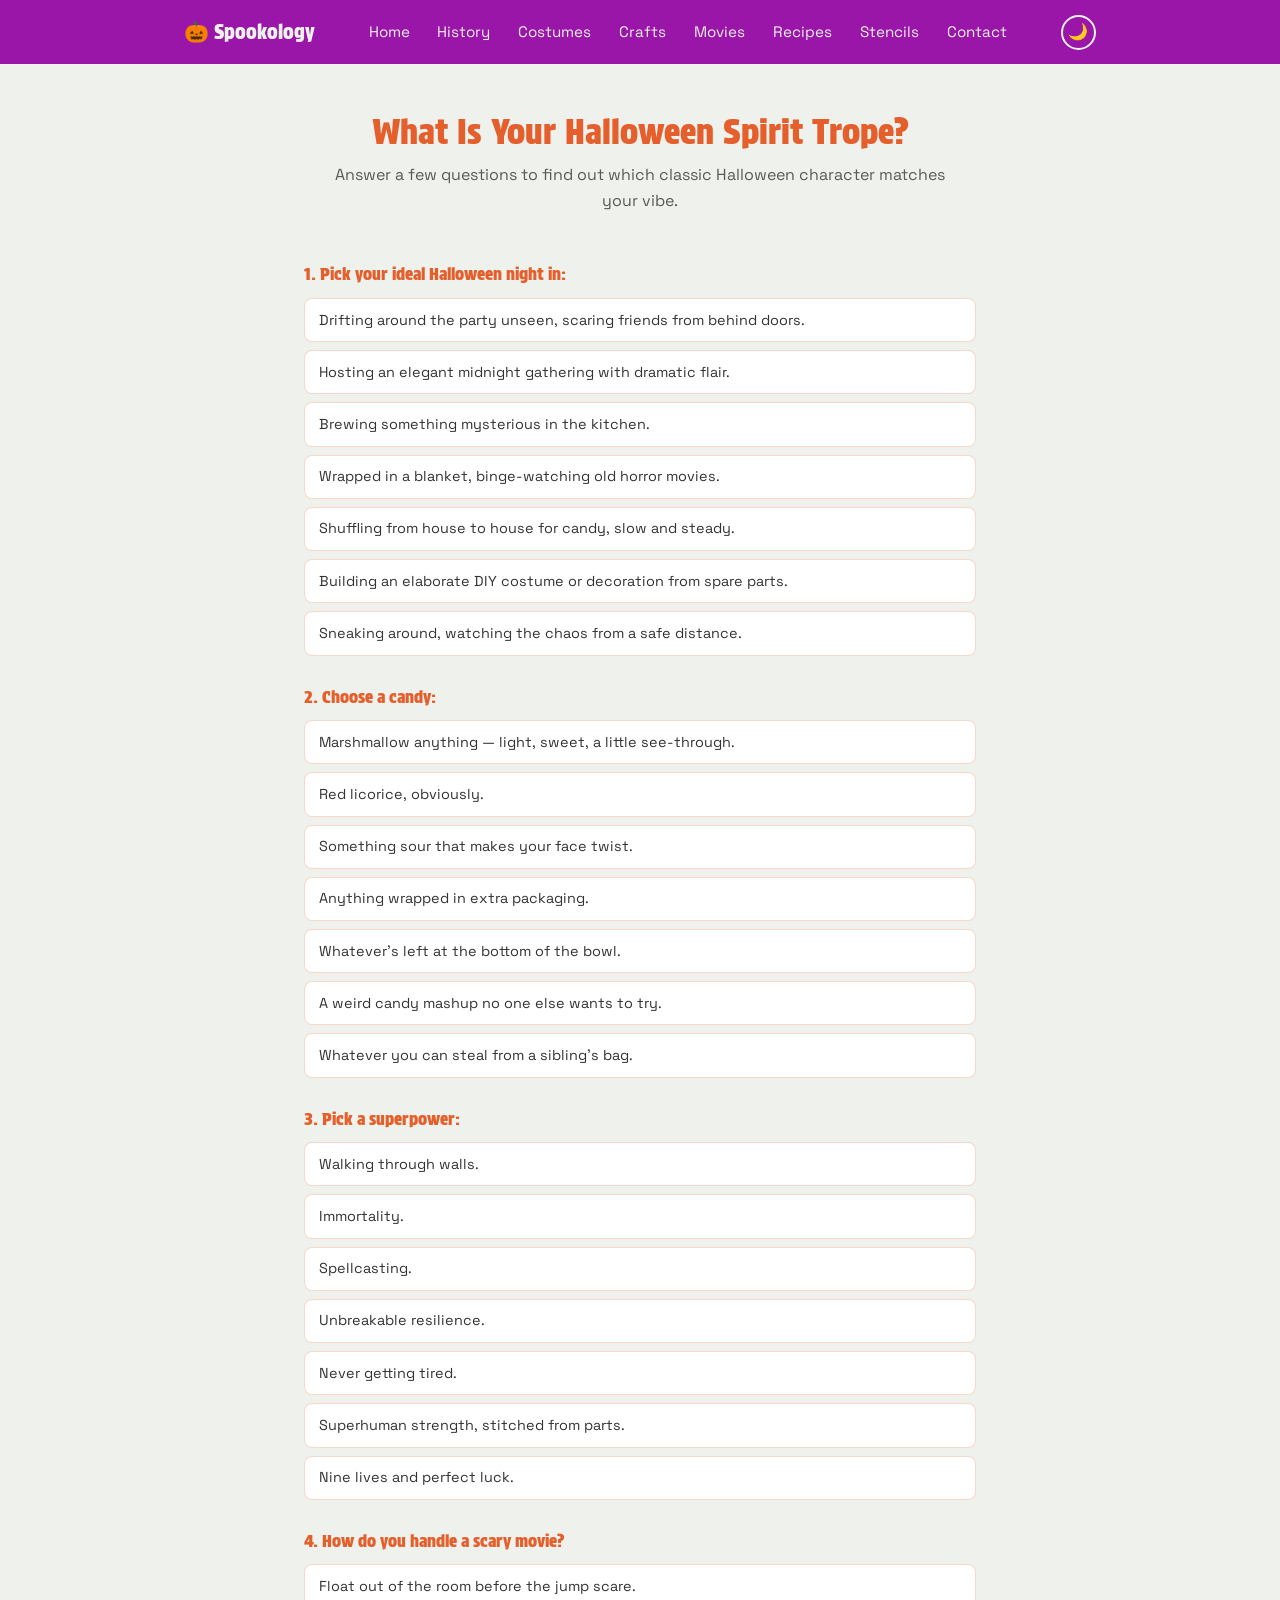
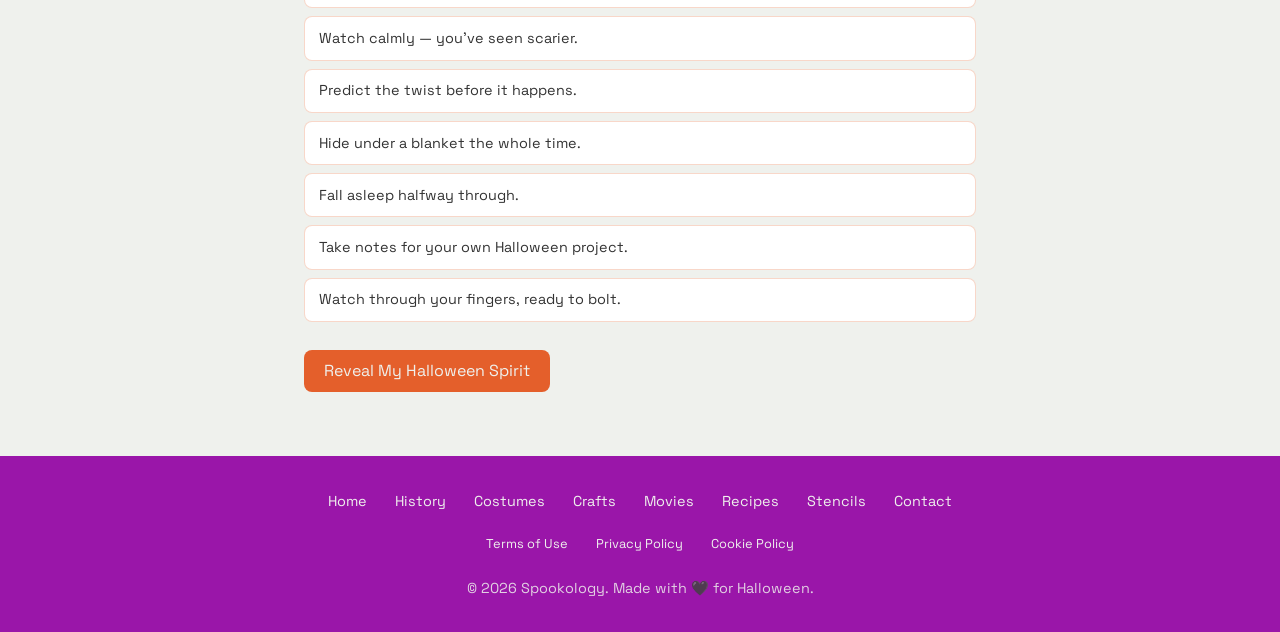
<file: quiz.html>
<!DOCTYPE html>
<html lang="en">
<head>
  <meta charset="UTF-8" />
  <meta name="viewport" content="width=device-width, initial-scale=1.0" />
  <title>Halloween Spirit Trope Quiz · Spookology</title>
  <meta name="description" content="Answer a few questions to find out which classic Halloween character matches your vibe." />
  <meta name="robots" content="index, follow" />
  <meta name="theme-color" content="#e19614" />
  <link rel="canonical" href="https://suzannev0.github.io/spookology/quiz.html" />

  <meta property="og:type" content="website" />
  <meta property="og:site_name" content="Spookology" />
  <meta property="og:title" content="Halloween Spirit Trope Quiz · Spookology" />
  <meta property="og:description" content="Answer a few questions to find out which classic Halloween character matches your vibe." />
  <meta property="og:url" content="https://suzannev0.github.io/spookology/quiz.html" />
  <meta property="og:image" content="https://suzannev0.github.io/spookology/img/history/jack-o-lanterns.jpg" />

  <meta name="twitter:card" content="summary_large_image" />
  <meta name="twitter:site" content="@SuzanneH" />
  <meta name="twitter:title" content="Halloween Spirit Trope Quiz · Spookology" />
  <meta name="twitter:description" content="Answer a few questions to find out which classic Halloween character matches your vibe." />
  <meta name="twitter:image" content="https://suzannev0.github.io/spookology/img/history/jack-o-lanterns.jpg" />

  <link rel="icon" href="data:image/svg+xml,<svg xmlns='http://www.w3.org/2000/svg' viewBox='0 0 100 100'><rect x='30' y='84' width='7' height='12' rx='2' fill='%23222222'/><rect x='45' y='86' width='7' height='12' rx='2' fill='%23222222'/><rect x='60' y='84' width='7' height='12' rx='2' fill='%23222222'/><path d='M16 46 Q4 46 8 34' stroke='%23222222' stroke-width='6' fill='none' stroke-linecap='round'/><path d='M84 46 Q96 46 92 34' stroke='%23222222' stroke-width='6' fill='none' stroke-linecap='round'/><ellipse cx='50' cy='62' rx='32' ry='26' fill='%23222222'/><ellipse cx='50' cy='40' rx='28' ry='8' fill='%2344c95a'/><circle cx='38' cy='24' r='5' fill='%2344c95a'/><circle cx='58' cy='18' r='6' fill='%2344c95a'/><circle cx='66' cy='30' r='4' fill='%2344c95a'/></svg>" />
  <link rel="preconnect" href="https://fonts.googleapis.com" />
  <link rel="preconnect" href="https://fonts.gstatic.com" crossorigin />
  <link href="https://fonts.googleapis.com/css2?family=Protest+Strike&family=Space+Grotesk:wght@400;500;700&display=swap" rel="stylesheet" />
  <link rel="stylesheet" href="css/style.css" />
  <script defer src="https://cloud.umami.is/script.js" data-website-id="c487c0b5-a89c-4c9a-8b67-4c334e9e8938"></script>
</head>
<body>
  <nav class="site-nav" aria-label="Primary">
    <div class="nav-inner">
      <a class="nav-brand" href="index.html">🎃 Spookology</a>
      <ul class="nav-links" id="nav-links">
        <li><a href="index.html">Home</a></li>
        <li><a href="history.html">History</a></li>
        <li><a href="costumes.html">Costumes</a></li>
        <li><a href="crafts.html">Crafts</a></li>
        <li><a href="movies.html">Movies</a></li>
        <li><a href="recipes.html">Recipes</a></li>
        <li><a href="stencils.html">Stencils</a></li>
        <li><a href="contact.html">Contact</a></li>
      </ul>
      <button id="nav-toggle" class="nav-toggle" type="button" aria-expanded="false" aria-controls="nav-links" aria-label="Toggle navigation menu">☰</button>
      <button id="theme-toggle" class="theme-toggle" type="button" aria-label="Switch to dark mode">🌙</button>
    </div>
  </nav>

  <header class="page-hero">
    <h1>What Is Your Halloween Spirit Trope?</h1>
    <p>Answer a few questions to find out which classic Halloween character matches your vibe.</p>
  </header>

  <main class="page-content container">
    <section aria-labelledby="quiz-heading">
      <h2 id="quiz-heading" class="sr-only">Quiz</h2>

      <form id="quiz-form" novalidate>
        <fieldset class="quiz-question">
          <legend>1. Pick your ideal Halloween night in:</legend>
          <div class="quiz-options">
            <label class="quiz-option"><input type="radio" name="q1" data-trope="ghost" /><span>Drifting around the party unseen, scaring friends from behind doors.</span></label>
            <label class="quiz-option"><input type="radio" name="q1" data-trope="vampire" /><span>Hosting an elegant midnight gathering with dramatic flair.</span></label>
            <label class="quiz-option"><input type="radio" name="q1" data-trope="witch" /><span>Brewing something mysterious in the kitchen.</span></label>
            <label class="quiz-option"><input type="radio" name="q1" data-trope="mummy" /><span>Wrapped in a blanket, binge-watching old horror movies.</span></label>
            <label class="quiz-option"><input type="radio" name="q1" data-trope="zombie" /><span>Shuffling from house to house for candy, slow and steady.</span></label>
            <label class="quiz-option"><input type="radio" name="q1" data-trope="frankenstein" /><span>Building an elaborate DIY costume or decoration from spare parts.</span></label>
            <label class="quiz-option"><input type="radio" name="q1" data-trope="black-cat" /><span>Sneaking around, watching the chaos from a safe distance.</span></label>
          </div>
        </fieldset>

        <fieldset class="quiz-question">
          <legend>2. Choose a candy:</legend>
          <div class="quiz-options">
            <label class="quiz-option"><input type="radio" name="q2" data-trope="ghost" /><span>Marshmallow anything — light, sweet, a little see-through.</span></label>
            <label class="quiz-option"><input type="radio" name="q2" data-trope="vampire" /><span>Red licorice, obviously.</span></label>
            <label class="quiz-option"><input type="radio" name="q2" data-trope="witch" /><span>Something sour that makes your face twist.</span></label>
            <label class="quiz-option"><input type="radio" name="q2" data-trope="mummy" /><span>Anything wrapped in extra packaging.</span></label>
            <label class="quiz-option"><input type="radio" name="q2" data-trope="zombie" /><span>Whatever's left at the bottom of the bowl.</span></label>
            <label class="quiz-option"><input type="radio" name="q2" data-trope="frankenstein" /><span>A weird candy mashup no one else wants to try.</span></label>
            <label class="quiz-option"><input type="radio" name="q2" data-trope="black-cat" /><span>Whatever you can steal from a sibling's bag.</span></label>
          </div>
        </fieldset>

        <fieldset class="quiz-question">
          <legend>3. Pick a superpower:</legend>
          <div class="quiz-options">
            <label class="quiz-option"><input type="radio" name="q3" data-trope="ghost" /><span>Walking through walls.</span></label>
            <label class="quiz-option"><input type="radio" name="q3" data-trope="vampire" /><span>Immortality.</span></label>
            <label class="quiz-option"><input type="radio" name="q3" data-trope="witch" /><span>Spellcasting.</span></label>
            <label class="quiz-option"><input type="radio" name="q3" data-trope="mummy" /><span>Unbreakable resilience.</span></label>
            <label class="quiz-option"><input type="radio" name="q3" data-trope="zombie" /><span>Never getting tired.</span></label>
            <label class="quiz-option"><input type="radio" name="q3" data-trope="frankenstein" /><span>Superhuman strength, stitched from parts.</span></label>
            <label class="quiz-option"><input type="radio" name="q3" data-trope="black-cat" /><span>Nine lives and perfect luck.</span></label>
          </div>
        </fieldset>

        <fieldset class="quiz-question">
          <legend>4. How do you handle a scary movie?</legend>
          <div class="quiz-options">
            <label class="quiz-option"><input type="radio" name="q4" data-trope="ghost" /><span>Float out of the room before the jump scare.</span></label>
            <label class="quiz-option"><input type="radio" name="q4" data-trope="vampire" /><span>Watch calmly — you've seen scarier.</span></label>
            <label class="quiz-option"><input type="radio" name="q4" data-trope="witch" /><span>Predict the twist before it happens.</span></label>
            <label class="quiz-option"><input type="radio" name="q4" data-trope="mummy" /><span>Hide under a blanket the whole time.</span></label>
            <label class="quiz-option"><input type="radio" name="q4" data-trope="zombie" /><span>Fall asleep halfway through.</span></label>
            <label class="quiz-option"><input type="radio" name="q4" data-trope="frankenstein" /><span>Take notes for your own Halloween project.</span></label>
            <label class="quiz-option"><input type="radio" name="q4" data-trope="black-cat" /><span>Watch through your fingers, ready to bolt.</span></label>
          </div>
        </fieldset>

        <button class="btn" type="submit">Reveal My Halloween Spirit</button>
      </form>

      <div id="quiz-result" hidden>
        <h3 id="quiz-result-title"></h3>
        <p id="quiz-result-text"></p>
        <button class="btn btn-secondary" id="quiz-retake" type="button">Retake the Quiz</button>
      </div>
    </section>
  </main>

  <footer>
    <div class="footer-inner">
      <ul class="footer-nav">
        <li><a href="index.html">Home</a></li>
        <li><a href="history.html">History</a></li>
        <li><a href="costumes.html">Costumes</a></li>
        <li><a href="crafts.html">Crafts</a></li>
        <li><a href="movies.html">Movies</a></li>
        <li><a href="recipes.html">Recipes</a></li>
        <li><a href="stencils.html">Stencils</a></li>
        <li><a href="contact.html">Contact</a></li>
      </ul>
      <ul class="footer-legal">
        <li><a href="terms.html">Terms of Use</a></li>
        <li><a href="privacy.html">Privacy Policy</a></li>
        <li><a href="cookies.html">Cookie Policy</a></li>
      </ul>
      <p class="footer-copyright">&copy; 2026 Spookology. Made with 🖤 for Halloween.</p>
    </div>
  </footer>

  <script src="js/site.js"></script>
  <script src="js/quiz.js"></script>
</body>
</html>
</file>
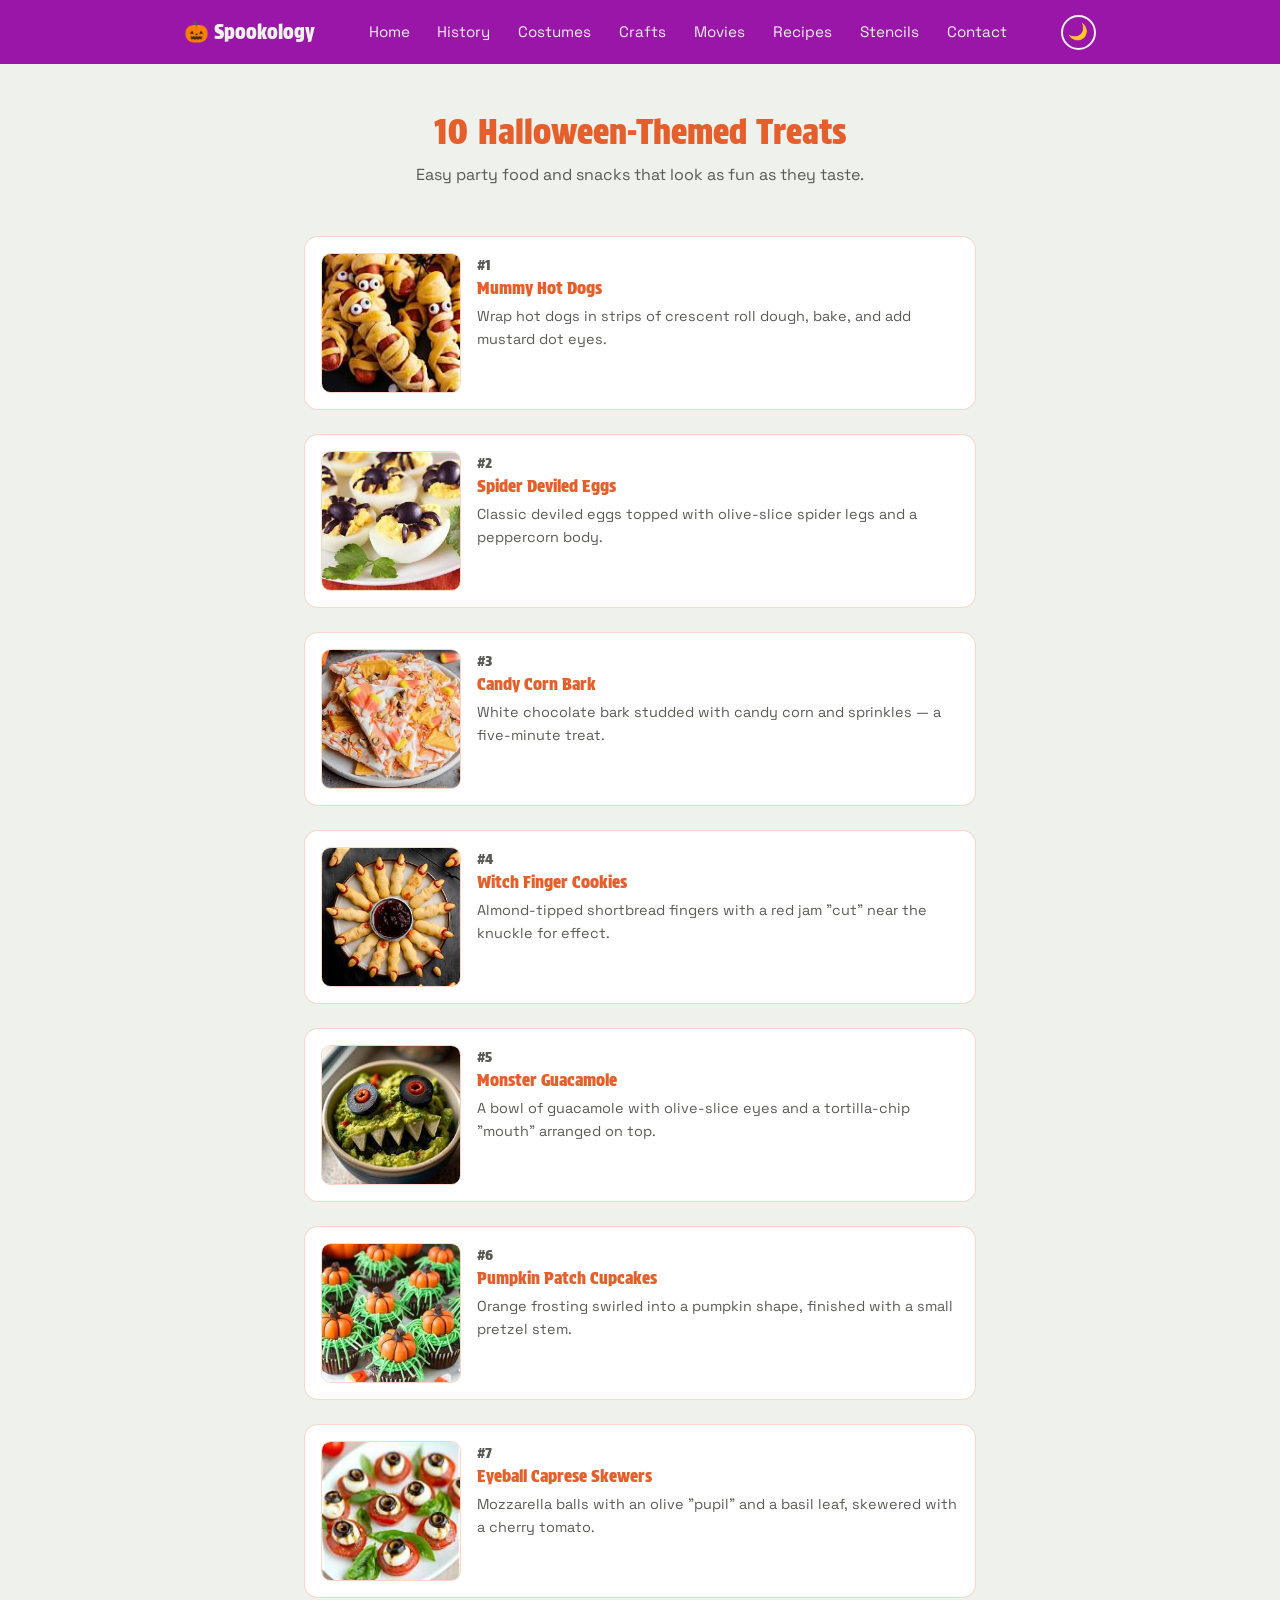
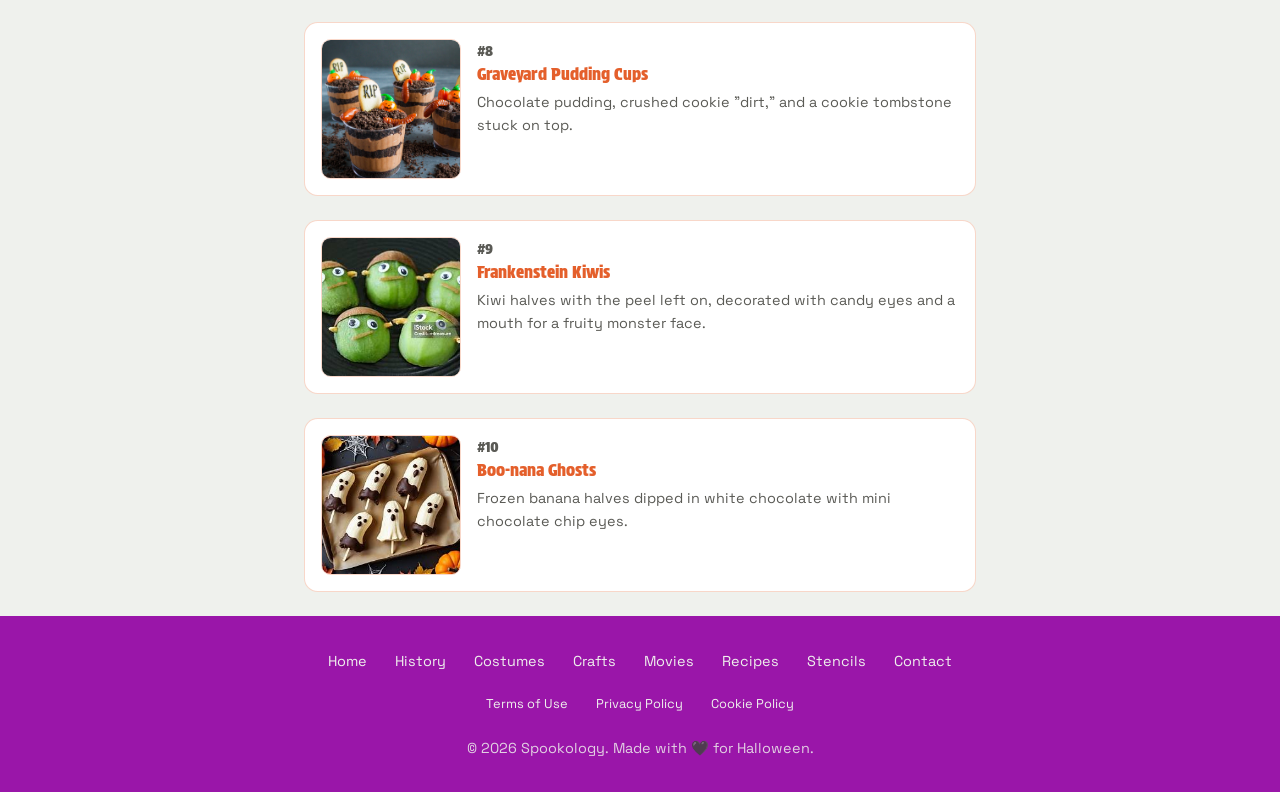
<file: recipes.html>
<!DOCTYPE html>
<html lang="en">
<head>
  <meta charset="UTF-8" />
  <meta name="viewport" content="width=device-width, initial-scale=1.0" />
  <title>10 Halloween Treats · Spookology</title>
  <meta name="description" content="Easy party food and snacks that look as fun as they taste." />
  <meta name="robots" content="index, follow" />
  <meta name="theme-color" content="#e19614" />
  <link rel="canonical" href="https://suzannev0.github.io/spookology/recipes.html" />

  <meta property="og:type" content="website" />
  <meta property="og:site_name" content="Spookology" />
  <meta property="og:title" content="10 Halloween Treats · Spookology" />
  <meta property="og:description" content="Easy party food and snacks that look as fun as they taste." />
  <meta property="og:url" content="https://suzannev0.github.io/spookology/recipes.html" />
  <meta property="og:image" content="https://suzannev0.github.io/spookology/img/history/jack-o-lanterns.jpg" />

  <meta name="twitter:card" content="summary_large_image" />
  <meta name="twitter:site" content="@SuzanneH" />
  <meta name="twitter:title" content="10 Halloween Treats · Spookology" />
  <meta name="twitter:description" content="Easy party food and snacks that look as fun as they taste." />
  <meta name="twitter:image" content="https://suzannev0.github.io/spookology/img/history/jack-o-lanterns.jpg" />

  <link rel="icon" href="data:image/svg+xml,<svg xmlns='http://www.w3.org/2000/svg' viewBox='0 0 100 100'><rect x='30' y='84' width='7' height='12' rx='2' fill='%23222222'/><rect x='45' y='86' width='7' height='12' rx='2' fill='%23222222'/><rect x='60' y='84' width='7' height='12' rx='2' fill='%23222222'/><path d='M16 46 Q4 46 8 34' stroke='%23222222' stroke-width='6' fill='none' stroke-linecap='round'/><path d='M84 46 Q96 46 92 34' stroke='%23222222' stroke-width='6' fill='none' stroke-linecap='round'/><ellipse cx='50' cy='62' rx='32' ry='26' fill='%23222222'/><ellipse cx='50' cy='40' rx='28' ry='8' fill='%2344c95a'/><circle cx='38' cy='24' r='5' fill='%2344c95a'/><circle cx='58' cy='18' r='6' fill='%2344c95a'/><circle cx='66' cy='30' r='4' fill='%2344c95a'/></svg>" />
  <link rel="preconnect" href="https://fonts.googleapis.com" />
  <link rel="preconnect" href="https://fonts.gstatic.com" crossorigin />
  <link href="https://fonts.googleapis.com/css2?family=Protest+Strike&family=Space+Grotesk:wght@400;500;700&display=swap" rel="stylesheet" />
  <link rel="stylesheet" href="css/style.css" />
  <script defer src="https://cloud.umami.is/script.js" data-website-id="c487c0b5-a89c-4c9a-8b67-4c334e9e8938"></script>
</head>
<body>
  <nav class="site-nav" aria-label="Primary">
    <div class="nav-inner">
      <a class="nav-brand" href="index.html">🎃 Spookology</a>
      <ul class="nav-links" id="nav-links">
        <li><a href="index.html">Home</a></li>
        <li><a href="history.html">History</a></li>
        <li><a href="costumes.html">Costumes</a></li>
        <li><a href="crafts.html">Crafts</a></li>
        <li><a href="movies.html">Movies</a></li>
        <li><a href="recipes.html">Recipes</a></li>
        <li><a href="stencils.html">Stencils</a></li>
        <li><a href="contact.html">Contact</a></li>
      </ul>
      <button id="nav-toggle" class="nav-toggle" type="button" aria-expanded="false" aria-controls="nav-links" aria-label="Toggle navigation menu">☰</button>
      <button id="theme-toggle" class="theme-toggle" type="button" aria-label="Switch to dark mode">🌙</button>
    </div>
  </nav>

  <header class="page-hero">
    <h1>10 Halloween-Themed Treats</h1>
    <p>Easy party food and snacks that look as fun as they taste.</p>
  </header>

  <main class="page-content container">
    <ol class="item-list" style="list-style: none;">
      <li class="item-card"><img class="item-image" src="img/recipes/mummy-hot-dogs.jpg" alt="Mummy hot dogs" loading="lazy" /><div><p class="item-rank">#1</p><h3>Mummy Hot Dogs</h3><p>Wrap hot dogs in strips of crescent roll dough, bake, and add mustard dot eyes.</p></div></li>
      <li class="item-card"><img class="item-image" src="img/recipes/spider-deviled-eggs.jpg" alt="Spider deviled eggs" loading="lazy" /><div><p class="item-rank">#2</p><h3>Spider Deviled Eggs</h3><p>Classic deviled eggs topped with olive-slice spider legs and a peppercorn body.</p></div></li>
      <li class="item-card"><img class="item-image" src="img/recipes/candy-corn-bark.jpg" alt="Candy corn bark" loading="lazy" /><div><p class="item-rank">#3</p><h3>Candy Corn Bark</h3><p>White chocolate bark studded with candy corn and sprinkles — a five-minute treat.</p></div></li>
      <li class="item-card"><img class="item-image" src="img/recipes/witch-finger-cookies.jpg" alt="Witch finger cookies" loading="lazy" /><div><p class="item-rank">#4</p><h3>Witch Finger Cookies</h3><p>Almond-tipped shortbread fingers with a red jam "cut" near the knuckle for effect.</p></div></li>
      <li class="item-card"><img class="item-image" src="img/recipes/monster-guacamole.jpg" alt="Monster guacamole" loading="lazy" /><div><p class="item-rank">#5</p><h3>Monster Guacamole</h3><p>A bowl of guacamole with olive-slice eyes and a tortilla-chip "mouth" arranged on top.</p></div></li>
      <li class="item-card"><img class="item-image" src="img/recipes/pumpkin-patch-cupcakes.jpg" alt="Pumpkin patch cupcakes" loading="lazy" /><div><p class="item-rank">#6</p><h3>Pumpkin Patch Cupcakes</h3><p>Orange frosting swirled into a pumpkin shape, finished with a small pretzel stem.</p></div></li>
      <li class="item-card"><img class="item-image" src="img/recipes/eyeball-caprese-skewers.jpg" alt="Eyeball caprese skewers" loading="lazy" /><div><p class="item-rank">#7</p><h3>Eyeball Caprese Skewers</h3><p>Mozzarella balls with an olive "pupil" and a basil leaf, skewered with a cherry tomato.</p></div></li>
      <li class="item-card"><img class="item-image" src="img/recipes/graveyard-pudding-cups.jpg" alt="Graveyard pudding cups" loading="lazy" /><div><p class="item-rank">#8</p><h3>Graveyard Pudding Cups</h3><p>Chocolate pudding, crushed cookie "dirt," and a cookie tombstone stuck on top.</p></div></li>
      <li class="item-card"><img class="item-image" src="img/recipes/frankenstein-kiwis.jpg" alt="Frankenstein kiwis" loading="lazy" /><div><p class="item-rank">#9</p><h3>Frankenstein Kiwis</h3><p>Kiwi halves with the peel left on, decorated with candy eyes and a mouth for a fruity monster face.</p></div></li>
      <li class="item-card"><img class="item-image" src="img/recipes/boonana-ghosts.jpg" alt="Boo-nana ghosts" loading="lazy" /><div><p class="item-rank">#10</p><h3>Boo-nana Ghosts</h3><p>Frozen banana halves dipped in white chocolate with mini chocolate chip eyes.</p></div></li>
    </ol>
  </main>

  <footer>
    <div class="footer-inner">
      <ul class="footer-nav">
        <li><a href="index.html">Home</a></li>
        <li><a href="history.html">History</a></li>
        <li><a href="costumes.html">Costumes</a></li>
        <li><a href="crafts.html">Crafts</a></li>
        <li><a href="movies.html">Movies</a></li>
        <li><a href="recipes.html">Recipes</a></li>
        <li><a href="stencils.html">Stencils</a></li>
        <li><a href="contact.html">Contact</a></li>
      </ul>
      <ul class="footer-legal">
        <li><a href="terms.html">Terms of Use</a></li>
        <li><a href="privacy.html">Privacy Policy</a></li>
        <li><a href="cookies.html">Cookie Policy</a></li>
      </ul>
      <p class="footer-copyright">&copy; 2026 Spookology. Made with 🖤 for Halloween.</p>
    </div>
  </footer>

  <script src="js/site.js"></script>
</body>
</html>
</file>
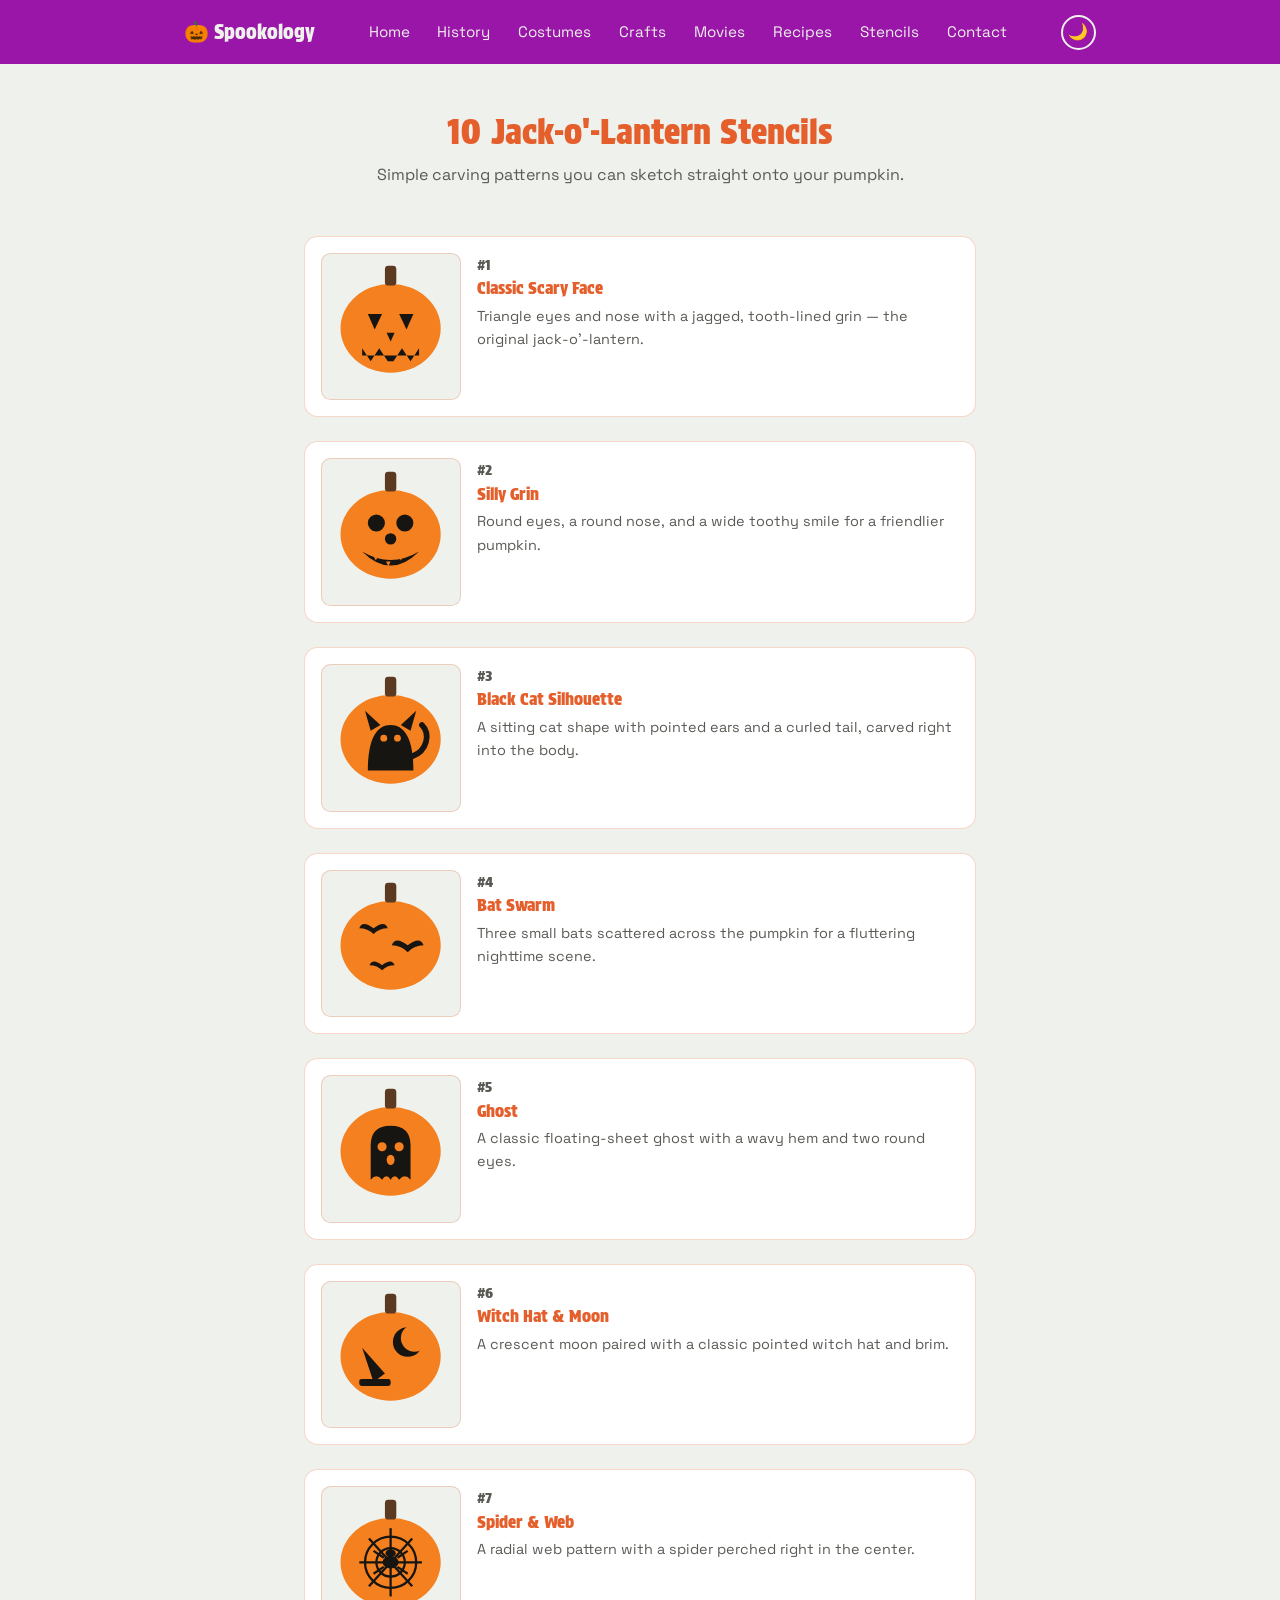
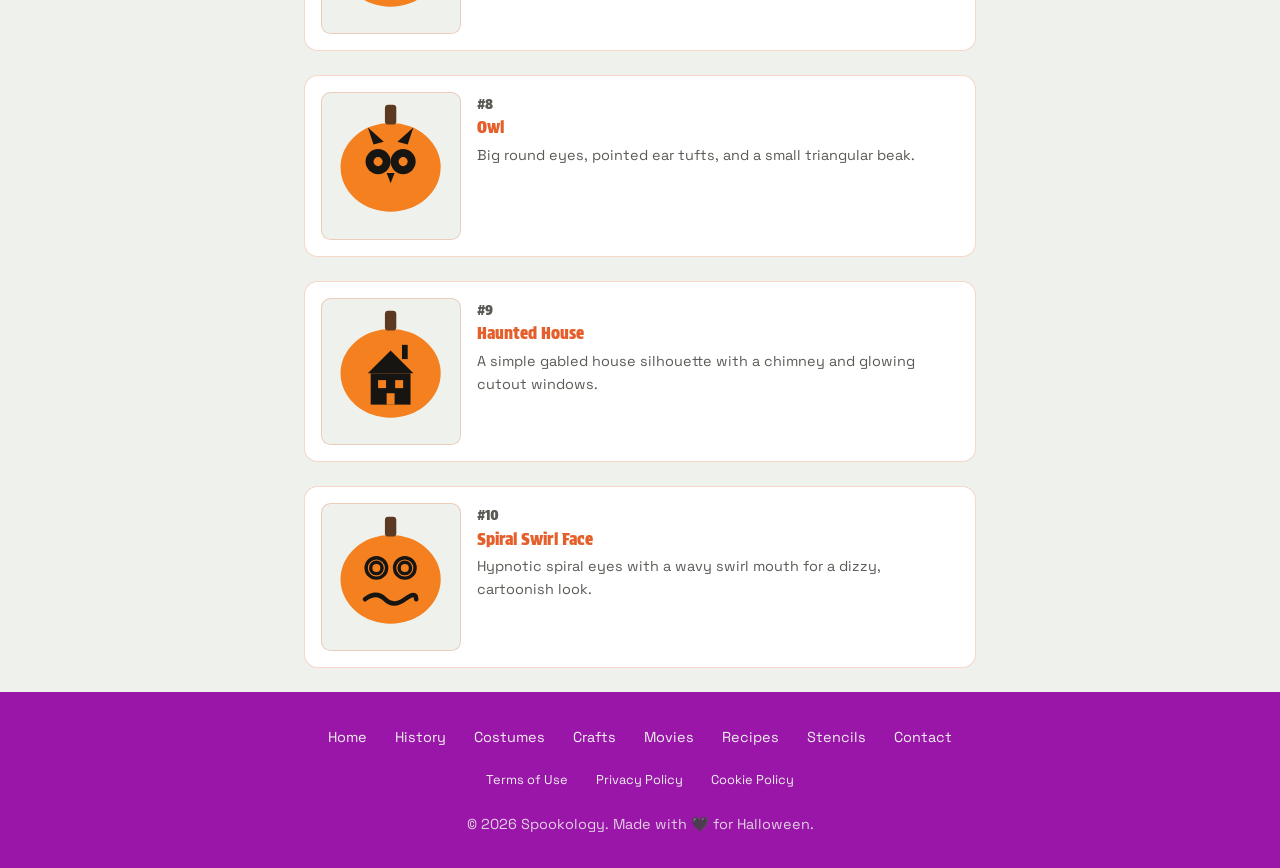
<file: stencils.html>
<!DOCTYPE html>
<html lang="en">
<head>
  <meta charset="UTF-8" />
  <meta name="viewport" content="width=device-width, initial-scale=1.0" />
  <title>10 Jack-o'-Lantern Stencils · Spookology</title>
  <meta name="description" content="Simple carving patterns you can sketch straight onto your pumpkin." />
  <meta name="robots" content="index, follow" />
  <meta name="theme-color" content="#e19614" />
  <link rel="canonical" href="https://suzannev0.github.io/spookology/stencils.html" />

  <meta property="og:type" content="website" />
  <meta property="og:site_name" content="Spookology" />
  <meta property="og:title" content="10 Jack-o'-Lantern Stencils · Spookology" />
  <meta property="og:description" content="Simple carving patterns you can sketch straight onto your pumpkin." />
  <meta property="og:url" content="https://suzannev0.github.io/spookology/stencils.html" />
  <meta property="og:image" content="https://suzannev0.github.io/spookology/img/history/jack-o-lanterns.jpg" />

  <meta name="twitter:card" content="summary_large_image" />
  <meta name="twitter:site" content="@SuzanneH" />
  <meta name="twitter:title" content="10 Jack-o'-Lantern Stencils · Spookology" />
  <meta name="twitter:description" content="Simple carving patterns you can sketch straight onto your pumpkin." />
  <meta name="twitter:image" content="https://suzannev0.github.io/spookology/img/history/jack-o-lanterns.jpg" />

  <link rel="icon" href="data:image/svg+xml,<svg xmlns='http://www.w3.org/2000/svg' viewBox='0 0 100 100'><rect x='30' y='84' width='7' height='12' rx='2' fill='%23222222'/><rect x='45' y='86' width='7' height='12' rx='2' fill='%23222222'/><rect x='60' y='84' width='7' height='12' rx='2' fill='%23222222'/><path d='M16 46 Q4 46 8 34' stroke='%23222222' stroke-width='6' fill='none' stroke-linecap='round'/><path d='M84 46 Q96 46 92 34' stroke='%23222222' stroke-width='6' fill='none' stroke-linecap='round'/><ellipse cx='50' cy='62' rx='32' ry='26' fill='%23222222'/><ellipse cx='50' cy='40' rx='28' ry='8' fill='%2344c95a'/><circle cx='38' cy='24' r='5' fill='%2344c95a'/><circle cx='58' cy='18' r='6' fill='%2344c95a'/><circle cx='66' cy='30' r='4' fill='%2344c95a'/></svg>" />
  <link rel="preconnect" href="https://fonts.googleapis.com" />
  <link rel="preconnect" href="https://fonts.gstatic.com" crossorigin />
  <link href="https://fonts.googleapis.com/css2?family=Protest+Strike&family=Space+Grotesk:wght@400;500;700&display=swap" rel="stylesheet" />
  <link rel="stylesheet" href="css/style.css" />
  <script defer src="https://cloud.umami.is/script.js" data-website-id="c487c0b5-a89c-4c9a-8b67-4c334e9e8938"></script>
</head>
<body>
  <nav class="site-nav" aria-label="Primary">
    <div class="nav-inner">
      <a class="nav-brand" href="index.html">🎃 Spookology</a>
      <ul class="nav-links" id="nav-links">
        <li><a href="index.html">Home</a></li>
        <li><a href="history.html">History</a></li>
        <li><a href="costumes.html">Costumes</a></li>
        <li><a href="crafts.html">Crafts</a></li>
        <li><a href="movies.html">Movies</a></li>
        <li><a href="recipes.html">Recipes</a></li>
        <li><a href="stencils.html">Stencils</a></li>
        <li><a href="contact.html">Contact</a></li>
      </ul>
      <button id="nav-toggle" class="nav-toggle" type="button" aria-expanded="false" aria-controls="nav-links" aria-label="Toggle navigation menu">☰</button>
      <button id="theme-toggle" class="theme-toggle" type="button" aria-label="Switch to dark mode">🌙</button>
    </div>
  </nav>

  <header class="page-hero">
    <h1>10 Jack-o'-Lantern Stencils</h1>
    <p>Simple carving patterns you can sketch straight onto your pumpkin.</p>
  </header>

  <main class="page-content container">
    <ol class="item-list" style="list-style: none;">

      <li class="item-card stencil-card">
        <div class="stencil-svg-box">
          <svg viewBox="0 0 200 220" role="img" aria-label="Classic scary jack-o-lantern face stencil">
            <ellipse cx="100" cy="120" rx="88" ry="78" fill="#f4801f"/>
            <rect x="90" y="10" width="20" height="35" rx="6" fill="#5c3a21"/>
            <polygon points="60,95 85,95 72,122" fill="#171512"/>
            <polygon points="115,95 140,95 128,122" fill="#171512"/>
            <polygon points="93,128 107,128 100,143" fill="#171512"/>
            <path d="M50,155 L65,178 L80,155 L95,178 L105,178 L120,155 L135,178 L150,155 L150,168 L50,168 Z" fill="#171512"/>
          </svg>
        </div>
        <div><p class="item-rank">#1</p><h3>Classic Scary Face</h3><p>Triangle eyes and nose with a jagged, tooth-lined grin — the original jack-o'-lantern.</p></div>
      </li>

      <li class="item-card stencil-card">
        <div class="stencil-svg-box">
          <svg viewBox="0 0 200 220" role="img" aria-label="Silly grinning jack-o-lantern face stencil">
            <ellipse cx="100" cy="120" rx="88" ry="78" fill="#f4801f"/>
            <rect x="90" y="10" width="20" height="35" rx="6" fill="#5c3a21"/>
            <circle cx="75" cy="100" r="15" fill="#171512"/>
            <circle cx="125" cy="100" r="15" fill="#171512"/>
            <circle cx="100" cy="128" r="10" fill="#171512"/>
            <path d="M50,150 Q100,200 150,150 Q100,180 50,150 Z" fill="#171512"/>
            <polygon points="70,158 78,158 74,166" fill="#f4801f"/>
            <polygon points="92,168 100,168 96,176" fill="#f4801f"/>
            <polygon points="114,158 122,158 118,166" fill="#f4801f"/>
          </svg>
        </div>
        <div><p class="item-rank">#2</p><h3>Silly Grin</h3><p>Round eyes, a round nose, and a wide toothy smile for a friendlier pumpkin.</p></div>
      </li>

      <li class="item-card stencil-card">
        <div class="stencil-svg-box">
          <svg viewBox="0 0 200 220" role="img" aria-label="Black cat silhouette jack-o-lantern stencil">
            <ellipse cx="100" cy="120" rx="88" ry="78" fill="#f4801f"/>
            <rect x="90" y="10" width="20" height="35" rx="6" fill="#5c3a21"/>
            <path d="M60,175 C60,120 75,95 100,95 C125,95 140,120 140,175 Z" fill="#171512"/>
            <polygon points="65,105 55,70 82,95" fill="#171512"/>
            <polygon points="135,105 145,70 118,95" fill="#171512"/>
            <path d="M138,150 C165,140 170,110 155,95" stroke="#171512" stroke-width="10" fill="none" stroke-linecap="round"/>
            <circle cx="88" cy="118" r="6" fill="#f4801f"/>
            <circle cx="112" cy="118" r="6" fill="#f4801f"/>
          </svg>
        </div>
        <div><p class="item-rank">#3</p><h3>Black Cat Silhouette</h3><p>A sitting cat shape with pointed ears and a curled tail, carved right into the body.</p></div>
      </li>

      <li class="item-card stencil-card">
        <div class="stencil-svg-box">
          <svg viewBox="0 0 200 220" role="img" aria-label="Bat swarm jack-o-lantern stencil">
            <ellipse cx="100" cy="120" rx="88" ry="78" fill="#f4801f"/>
            <rect x="90" y="10" width="20" height="35" rx="6" fill="#5c3a21"/>
            <g fill="#171512">
              <path d="M70,90 Q50,75 45,90 Q60,90 70,100 Q80,90 95,90 Q90,75 70,90 Z"/>
              <path d="M130,120 Q108,103 102,120 Q118,120 130,132 Q142,120 158,120 Q152,103 130,120 Z"/>
              <path d="M85,155 Q68,142 63,155 Q77,155 85,164 Q93,155 107,155 Q102,142 85,155 Z"/>
            </g>
          </svg>
        </div>
        <div><p class="item-rank">#4</p><h3>Bat Swarm</h3><p>Three small bats scattered across the pumpkin for a fluttering nighttime scene.</p></div>
      </li>

      <li class="item-card stencil-card">
        <div class="stencil-svg-box">
          <svg viewBox="0 0 200 220" role="img" aria-label="Ghost jack-o-lantern stencil">
            <ellipse cx="100" cy="120" rx="88" ry="78" fill="#f4801f"/>
            <rect x="90" y="10" width="20" height="35" rx="6" fill="#5c3a21"/>
            <path d="M65,170 L65,110 Q65,75 100,75 Q135,75 135,110 L135,170 Q125,158 115,170 Q107,158 100,170 Q93,158 85,170 Q75,158 65,170 Z" fill="#171512"/>
            <circle cx="85" cy="112" r="8" fill="#f4801f"/>
            <circle cx="115" cy="112" r="8" fill="#f4801f"/>
            <ellipse cx="100" cy="135" rx="7" ry="9" fill="#f4801f"/>
          </svg>
        </div>
        <div><p class="item-rank">#5</p><h3>Ghost</h3><p>A classic floating-sheet ghost with a wavy hem and two round eyes.</p></div>
      </li>

      <li class="item-card stencil-card">
        <div class="stencil-svg-box">
          <svg viewBox="0 0 200 220" role="img" aria-label="Witch hat and crescent moon jack-o-lantern stencil">
            <ellipse cx="100" cy="120" rx="88" ry="78" fill="#f4801f"/>
            <rect x="90" y="10" width="20" height="35" rx="6" fill="#5c3a21"/>
            <circle cx="130" cy="95" r="26" fill="#171512"/>
            <circle cx="142" cy="88" r="24" fill="#f4801f"/>
            <polygon points="70,165 50,105 90,150" fill="#171512"/>
            <rect x="45" y="160" width="55" height="12" rx="4" fill="#171512"/>
          </svg>
        </div>
        <div><p class="item-rank">#6</p><h3>Witch Hat &amp; Moon</h3><p>A crescent moon paired with a classic pointed witch hat and brim.</p></div>
      </li>

      <li class="item-card stencil-card">
        <div class="stencil-svg-box">
          <svg viewBox="0 0 200 220" role="img" aria-label="Spider and web jack-o-lantern stencil">
            <ellipse cx="100" cy="120" rx="88" ry="78" fill="#f4801f"/>
            <rect x="90" y="10" width="20" height="35" rx="6" fill="#5c3a21"/>
            <g stroke="#171512" stroke-width="4" fill="none">
              <line x1="100" y1="60" x2="100" y2="180"/>
              <line x1="45" y1="120" x2="155" y2="120"/>
              <line x1="62" y1="78" x2="138" y2="162"/>
              <line x1="138" y1="78" x2="62" y2="162"/>
              <circle cx="100" cy="120" r="25"/>
              <circle cx="100" cy="120" r="45"/>
            </g>
            <g fill="#171512">
              <ellipse cx="100" cy="120" rx="14" ry="11"/>
              <ellipse cx="100" cy="104" rx="9" ry="7"/>
              <line x1="88" y1="112" x2="70" y2="100" stroke="#171512" stroke-width="4"/>
              <line x1="88" y1="128" x2="70" y2="140" stroke="#171512" stroke-width="4"/>
              <line x1="112" y1="112" x2="130" y2="100" stroke="#171512" stroke-width="4"/>
              <line x1="112" y1="128" x2="130" y2="140" stroke="#171512" stroke-width="4"/>
            </g>
          </svg>
        </div>
        <div><p class="item-rank">#7</p><h3>Spider &amp; Web</h3><p>A radial web pattern with a spider perched right in the center.</p></div>
      </li>

      <li class="item-card stencil-card">
        <div class="stencil-svg-box">
          <svg viewBox="0 0 200 220" role="img" aria-label="Owl jack-o-lantern stencil">
            <ellipse cx="100" cy="120" rx="88" ry="78" fill="#f4801f"/>
            <rect x="90" y="10" width="20" height="35" rx="6" fill="#5c3a21"/>
            <polygon points="70,80 60,50 88,75" fill="#171512"/>
            <polygon points="130,80 140,50 112,75" fill="#171512"/>
            <circle cx="78" cy="110" r="22" fill="#171512"/>
            <circle cx="122" cy="110" r="22" fill="#171512"/>
            <circle cx="78" cy="110" r="8" fill="#f4801f"/>
            <circle cx="122" cy="110" r="8" fill="#f4801f"/>
            <polygon points="93,130 107,130 100,148" fill="#171512"/>
          </svg>
        </div>
        <div><p class="item-rank">#8</p><h3>Owl</h3><p>Big round eyes, pointed ear tufts, and a small triangular beak.</p></div>
      </li>

      <li class="item-card stencil-card">
        <div class="stencil-svg-box">
          <svg viewBox="0 0 200 220" role="img" aria-label="Haunted house jack-o-lantern stencil">
            <ellipse cx="100" cy="120" rx="88" ry="78" fill="#f4801f"/>
            <rect x="90" y="10" width="20" height="35" rx="6" fill="#5c3a21"/>
            <polygon points="60,120 100,80 140,120" fill="#171512"/>
            <rect x="65" y="120" width="70" height="55" fill="#171512"/>
            <rect x="120" y="70" width="10" height="25" fill="#171512"/>
            <rect x="78" y="132" width="14" height="14" fill="#f4801f"/>
            <rect x="108" y="132" width="14" height="14" fill="#f4801f"/>
            <rect x="93" y="155" width="14" height="20" fill="#f4801f"/>
          </svg>
        </div>
        <div><p class="item-rank">#9</p><h3>Haunted House</h3><p>A simple gabled house silhouette with a chimney and glowing cutout windows.</p></div>
      </li>

      <li class="item-card stencil-card">
        <div class="stencil-svg-box">
          <svg viewBox="0 0 200 220" role="img" aria-label="Spiral swirl jack-o-lantern face stencil">
            <ellipse cx="100" cy="120" rx="88" ry="78" fill="#f4801f"/>
            <rect x="90" y="10" width="20" height="35" rx="6" fill="#5c3a21"/>
            <g fill="none" stroke="#171512" stroke-width="6">
              <circle cx="75" cy="100" r="18"/>
              <circle cx="75" cy="100" r="10"/>
              <circle cx="125" cy="100" r="18"/>
              <circle cx="125" cy="100" r="10"/>
            </g>
            <path d="M55,155 Q75,140 90,155 T125,155 T145,155" stroke="#171512" stroke-width="8" fill="none" stroke-linecap="round"/>
          </svg>
        </div>
        <div><p class="item-rank">#10</p><h3>Spiral Swirl Face</h3><p>Hypnotic spiral eyes with a wavy swirl mouth for a dizzy, cartoonish look.</p></div>
      </li>

    </ol>
  </main>

  <footer>
    <div class="footer-inner">
      <ul class="footer-nav">
        <li><a href="index.html">Home</a></li>
        <li><a href="history.html">History</a></li>
        <li><a href="costumes.html">Costumes</a></li>
        <li><a href="crafts.html">Crafts</a></li>
        <li><a href="movies.html">Movies</a></li>
        <li><a href="recipes.html">Recipes</a></li>
        <li><a href="stencils.html">Stencils</a></li>
        <li><a href="contact.html">Contact</a></li>
      </ul>
      <ul class="footer-legal">
        <li><a href="terms.html">Terms of Use</a></li>
        <li><a href="privacy.html">Privacy Policy</a></li>
        <li><a href="cookies.html">Cookie Policy</a></li>
      </ul>
      <p class="footer-copyright">&copy; 2026 Spookology. Made with 🖤 for Halloween.</p>
    </div>
  </footer>

  <script src="js/site.js"></script>
</body>
</html>
</file>
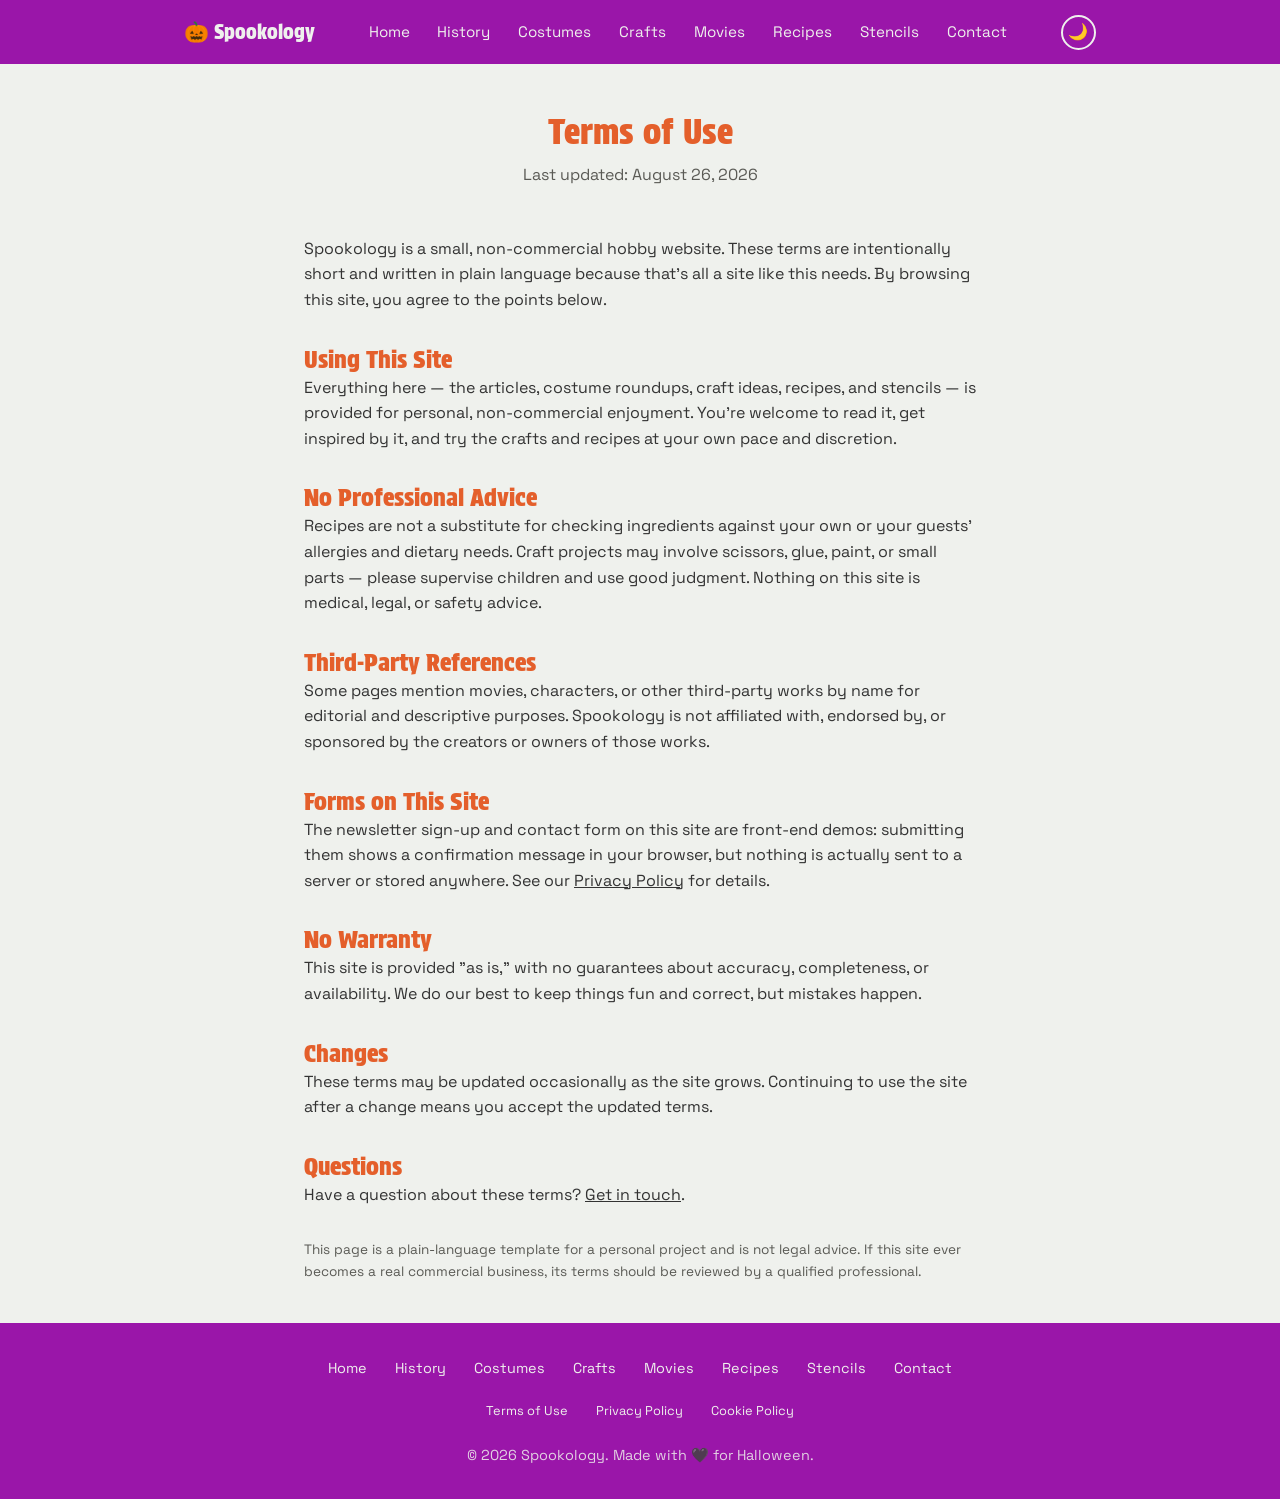
<file: terms.html>
<!DOCTYPE html>
<html lang="en">
<head>
  <meta charset="UTF-8" />
  <meta name="viewport" content="width=device-width, initial-scale=1.0" />
  <title>Terms of Use · Spookology</title>
  <meta name="description" content="The terms of use for the Spookology website." />
  <meta name="robots" content="index, follow" />
  <meta name="theme-color" content="#e19614" />
  <link rel="canonical" href="https://suzannev0.github.io/spookology/terms.html" />

  <meta property="og:type" content="website" />
  <meta property="og:site_name" content="Spookology" />
  <meta property="og:title" content="Terms of Use · Spookology" />
  <meta property="og:description" content="The terms of use for the Spookology website." />
  <meta property="og:url" content="https://suzannev0.github.io/spookology/terms.html" />
  <meta property="og:image" content="https://suzannev0.github.io/spookology/img/history/jack-o-lanterns.jpg" />

  <meta name="twitter:card" content="summary_large_image" />
  <meta name="twitter:site" content="@SuzanneH" />
  <meta name="twitter:title" content="Terms of Use · Spookology" />
  <meta name="twitter:description" content="The terms of use for the Spookology website." />
  <meta name="twitter:image" content="https://suzannev0.github.io/spookology/img/history/jack-o-lanterns.jpg" />

  <link rel="icon" href="data:image/svg+xml,<svg xmlns='http://www.w3.org/2000/svg' viewBox='0 0 100 100'><rect x='30' y='84' width='7' height='12' rx='2' fill='%23222222'/><rect x='45' y='86' width='7' height='12' rx='2' fill='%23222222'/><rect x='60' y='84' width='7' height='12' rx='2' fill='%23222222'/><path d='M16 46 Q4 46 8 34' stroke='%23222222' stroke-width='6' fill='none' stroke-linecap='round'/><path d='M84 46 Q96 46 92 34' stroke='%23222222' stroke-width='6' fill='none' stroke-linecap='round'/><ellipse cx='50' cy='62' rx='32' ry='26' fill='%23222222'/><ellipse cx='50' cy='40' rx='28' ry='8' fill='%2344c95a'/><circle cx='38' cy='24' r='5' fill='%2344c95a'/><circle cx='58' cy='18' r='6' fill='%2344c95a'/><circle cx='66' cy='30' r='4' fill='%2344c95a'/></svg>" />
  <link rel="preconnect" href="https://fonts.googleapis.com" />
  <link rel="preconnect" href="https://fonts.gstatic.com" crossorigin />
  <link href="https://fonts.googleapis.com/css2?family=Protest+Strike&family=Space+Grotesk:wght@400;500;700&display=swap" rel="stylesheet" />
  <link rel="stylesheet" href="css/style.css" />
  <script defer src="https://cloud.umami.is/script.js" data-website-id="c487c0b5-a89c-4c9a-8b67-4c334e9e8938"></script>
</head>
<body>
  <nav class="site-nav" aria-label="Primary">
    <div class="nav-inner">
      <a class="nav-brand" href="index.html">🎃 Spookology</a>
      <ul class="nav-links" id="nav-links">
        <li><a href="index.html">Home</a></li>
        <li><a href="history.html">History</a></li>
        <li><a href="costumes.html">Costumes</a></li>
        <li><a href="crafts.html">Crafts</a></li>
        <li><a href="movies.html">Movies</a></li>
        <li><a href="recipes.html">Recipes</a></li>
        <li><a href="stencils.html">Stencils</a></li>
        <li><a href="contact.html">Contact</a></li>
      </ul>
      <button id="nav-toggle" class="nav-toggle" type="button" aria-expanded="false" aria-controls="nav-links" aria-label="Toggle navigation menu">☰</button>
      <button id="theme-toggle" class="theme-toggle" type="button" aria-label="Switch to dark mode">🌙</button>
    </div>
  </nav>

  <header class="page-hero">
    <h1>Terms of Use</h1>
    <p>Last updated: August 26, 2026</p>
  </header>

  <main class="page-content container">
    <article class="page-article">
      <p>
        Spookology is a small, non-commercial hobby website. These terms are intentionally short
        and written in plain language because that's all a site like this needs. By browsing this
        site, you agree to the points below.
      </p>

      <h2>Using This Site</h2>
      <p>
        Everything here — the articles, costume roundups, craft ideas, recipes, and stencils — is
        provided for personal, non-commercial enjoyment. You're welcome to read it, get inspired by
        it, and try the crafts and recipes at your own pace and discretion.
      </p>

      <h2>No Professional Advice</h2>
      <p>
        Recipes are not a substitute for checking ingredients against your own or your guests'
        allergies and dietary needs. Craft projects may involve scissors, glue, paint, or small
        parts — please supervise children and use good judgment. Nothing on this site is medical,
        legal, or safety advice.
      </p>

      <h2>Third-Party References</h2>
      <p>
        Some pages mention movies, characters, or other third-party works by name for editorial and
        descriptive purposes. Spookology is not affiliated with, endorsed by, or sponsored by the
        creators or owners of those works.
      </p>

      <h2>Forms on This Site</h2>
      <p>
        The newsletter sign-up and contact form on this site are front-end demos: submitting them
        shows a confirmation message in your browser, but nothing is actually sent to a server or
        stored anywhere. See our <a href="privacy.html">Privacy Policy</a> for details.
      </p>

      <h2>No Warranty</h2>
      <p>
        This site is provided "as is," with no guarantees about accuracy, completeness, or
        availability. We do our best to keep things fun and correct, but mistakes happen.
      </p>

      <h2>Changes</h2>
      <p>
        These terms may be updated occasionally as the site grows. Continuing to use the site after
        a change means you accept the updated terms.
      </p>

      <h2>Questions</h2>
      <p>
        Have a question about these terms? <a href="contact.html">Get in touch</a>.
      </p>

      <p style="color: var(--muted); font-size: 0.85rem; margin-top: 2rem;">
        This page is a plain-language template for a personal project and is not legal advice. If
        this site ever becomes a real commercial business, its terms should be reviewed by a
        qualified professional.
      </p>
    </article>
  </main>

  <footer>
    <div class="footer-inner">
      <ul class="footer-nav">
        <li><a href="index.html">Home</a></li>
        <li><a href="history.html">History</a></li>
        <li><a href="costumes.html">Costumes</a></li>
        <li><a href="crafts.html">Crafts</a></li>
        <li><a href="movies.html">Movies</a></li>
        <li><a href="recipes.html">Recipes</a></li>
        <li><a href="stencils.html">Stencils</a></li>
        <li><a href="contact.html">Contact</a></li>
      </ul>
      <ul class="footer-legal">
        <li><a href="terms.html">Terms of Use</a></li>
        <li><a href="privacy.html">Privacy Policy</a></li>
        <li><a href="cookies.html">Cookie Policy</a></li>
      </ul>
      <p class="footer-copyright">&copy; 2026 Spookology. Made with 🖤 for Halloween.</p>
    </div>
  </footer>

  <script src="js/site.js"></script>
</body>
</html>
</file>
<file: css/style.css>
/* ---------- Theme tokens ---------- */
:root {
  /* Light mode (default) */
  --bg: #eff1ed;
  --nav-bg: #9a16a9;
  --nav-text: #eff1ed;
  --nav-highlight: #e45f2b;
  --nav-highlight-text: #a0e548;
  --heading: #e45f2b;
  --text: #333333;
  --muted: #5a5a55;
  --card-bg: #ffffff;
  --card-border: rgba(228, 95, 43, 0.25);
  --ring: #22c55e;
  --overlay: rgba(20, 20, 15, 0.55);

  --font-heading: "Protest Strike", "Segoe UI", system-ui, sans-serif;
  --font-body: "Space Grotesk", "Segoe UI", system-ui, sans-serif;
}

/* Dark mode: follows system preference by default */
@media (prefers-color-scheme: dark) {
  :root:not([data-theme="light"]) {
    --bg: #15170f;
    --nav-bg: #5c1568;
    --nav-text: #eff1ed;
    --nav-highlight: #ff7a3d;
    --nav-highlight-text: #c8f08a;
    --heading: #ff8a52;
    --text: #e4e4e0;
    --muted: #b3b2a8;
    --card-bg: #1f2217;
    --card-border: rgba(255, 122, 61, 0.3);
    --ring: #22c55e;
    --overlay: rgba(0, 0, 0, 0.65);
  }
}

/* Dark mode: explicit user toggle wins either direction */
:root[data-theme="dark"] {
  --bg: #15170f;
  --nav-bg: #5c1568;
  --nav-text: #eff1ed;
  --nav-highlight: #ff7a3d;
  --nav-highlight-text: #c8f08a;
  --heading: #ff8a52;
  --text: #e4e4e0;
  --muted: #b3b2a8;
  --card-bg: #1f2217;
  --card-border: rgba(255, 122, 61, 0.3);
  --ring: #22c55e;
  --overlay: rgba(0, 0, 0, 0.65);
}

/* ---------- Reset ---------- */
* {
  box-sizing: border-box;
  margin: 0;
  padding: 0;
}

html {
  scroll-behavior: smooth;
}

body {
  font-family: var(--font-body);
  background-color: var(--bg);
  color: var(--text);
  line-height: 1.6;
  transition: background-color 0.2s ease, color 0.2s ease;
}

h1, h2, h3, h4 {
  font-family: var(--font-heading);
  font-weight: 400;
  color: var(--heading);
  line-height: 1.25;
}

a {
  color: inherit;
}

img {
  max-width: 100%;
  display: block;
}

.container {
  max-width: 960px;
  margin: 0 auto;
  padding: 0 1.5rem;
}

/* ---------- Buttons (press-down effect everywhere) ---------- */
.btn {
  font-family: var(--font-body);
  font-size: 1rem;
  cursor: pointer;
  border: none;
  border-radius: 0.5rem;
  padding: 0.65rem 1.25rem;
  background: var(--heading);
  color: var(--bg);
  transition: transform 0.1s ease, box-shadow 0.15s ease, opacity 0.15s ease;
}

.btn:hover {
  opacity: 0.9;
}

.btn:active {
  transform: scale(0.95);
}

.btn:focus-visible {
  outline: 3px solid var(--ring);
  outline-offset: 2px;
}

.btn-secondary {
  background: transparent;
  color: var(--heading);
  border: 2px solid var(--heading);
}

.btn-glow:hover,
.btn-glow:focus-visible {
  /* ring + ring-offset effect, matching the feature card hover glow */
  box-shadow:
    0 0 0 4px var(--bg),
    0 0 0 8px var(--ring),
    0 0 24px 6px rgba(34, 197, 94, 0.55);
  outline: none;
}

/* ---------- Navigation ---------- */
.site-nav {
  background: var(--nav-bg);
  position: sticky;
  top: 0;
  z-index: 50;
}

.nav-inner {
  max-width: 960px;
  margin: 0 auto;
  padding: 0.85rem 1.5rem;
  display: flex;
  align-items: center;
  justify-content: space-between;
  gap: 1rem;
  flex-wrap: wrap;
}

.nav-brand {
  font-family: var(--font-heading);
  color: var(--nav-text);
  font-size: 1.25rem;
  text-decoration: none;
  white-space: nowrap;
}

.nav-links {
  list-style: none;
  display: flex;
  flex-wrap: wrap;
  gap: 0.35rem 0.35rem;
  align-items: center;
}

.nav-links a {
  display: inline-block;
  text-decoration: none;
  color: var(--nav-text);
  font-size: 0.95rem;
  padding: 0.4rem 0.7rem;
  border-radius: 0.4rem;
  transition: background-color 0.15s ease, color 0.15s ease;
}

.nav-links a:hover,
.nav-links a:focus-visible,
.nav-links a:active {
  background: var(--nav-highlight);
  color: var(--nav-highlight-text);
  font-weight: 600;
}

.theme-toggle {
  background: transparent;
  border: 2px solid var(--nav-text);
  color: var(--nav-text);
  border-radius: 999px;
  width: 2.2rem;
  height: 2.2rem;
  font-size: 1rem;
  line-height: 1;
  cursor: pointer;
  transition: transform 0.1s ease, background-color 0.15s ease;
}

.theme-toggle:hover {
  background: rgba(255, 255, 255, 0.2);
}

.theme-toggle:active {
  transform: scale(0.95);
}

/* ---------- Mobile hamburger nav ---------- */
.nav-toggle {
  display: none;
  background: transparent;
  border: 2px solid var(--nav-text);
  color: var(--nav-text);
  border-radius: 0.4rem;
  width: 2.4rem;
  height: 2.4rem;
  align-items: center;
  justify-content: center;
  font-size: 1.2rem;
  line-height: 1;
  cursor: pointer;
  transition: transform 0.1s ease, background-color 0.15s ease;
}

.nav-toggle:hover {
  background: rgba(255, 255, 255, 0.2);
}

.nav-toggle:active {
  transform: scale(0.95);
}

.nav-toggle:focus-visible {
  outline: 3px solid var(--ring);
  outline-offset: 2px;
}

@media (max-width: 860px) {
  .nav-brand {
    order: 1;
  }

  .nav-toggle {
    display: inline-flex;
    order: 2;
  }

  .theme-toggle {
    order: 3;
  }

  .nav-links {
    order: 4;
    display: none;
    flex-basis: 100%;
    flex-direction: column;
    align-items: stretch;
    gap: 0.15rem;
    margin-top: 0.5rem;
  }

  .nav-links.open {
    display: flex;
  }

  .nav-links a {
    width: 100%;
  }
}

/* ---------- Hero ---------- */
.hero {
  text-align: center;
  padding: 3.5rem 1.5rem 2rem;
  position: relative;
  z-index: 1;
  background: #2e2e2e;
}

.hero h1 {
  font-size: 2.5rem;
}

.tagline {
  color: #eff1ed;
  margin-top: 0.5rem;
}

.page-hero {
  text-align: center;
  padding: 3rem 1.5rem 1.5rem;
}

.page-hero h1 {
  font-size: 2.1rem;
}

.page-hero p {
  color: var(--muted);
  max-width: 640px;
  margin: 0.5rem auto 0;
}

/* ---------- Main / sections ---------- */
main {
  position: relative;
  z-index: 1;
}

main.container,
main.page-content {
  max-width: 720px;
  margin: 0 auto;
  padding: 1.5rem;
}

/* Homepage main has "container" only (not "page-content") -- let it use
   the full page width instead of the 720px reading-width cap used by the
   article/list pages. */
main.container:not(.page-content) {
  max-width: none;
}

section {
  margin-bottom: 2.5rem;
}

section h2 {
  margin-bottom: 0.75rem;
}

#countdown,
#about,
#features {
  text-align: center;
}

#about,
#features {
  background: #2e2e2e;
  padding: 1.75rem 1.5rem;
  border-radius: 0.75rem;
}

#about p {
  color: #eff1ed;
}

.sr-only {
  position: absolute;
  width: 1px;
  height: 1px;
  padding: 0;
  margin: -1px;
  overflow: hidden;
  clip: rect(0, 0, 0, 0);
  white-space: nowrap;
  border: 0;
}

.countdown-tombstones {
  display: flex;
  justify-content: center;
  flex-wrap: wrap;
  gap: 0.85rem;
}

.tombstone {
  --stone: #9a9a92;
  --stone-dark: #6f6f68;
  width: 84px;
  min-height: 100px;
  background: linear-gradient(180deg, #a8a8a0, var(--stone));
  border: 2px solid var(--stone-dark);
  border-radius: 50% 50% 6px 6px / 60px 60px 6px 6px;
  display: flex;
  flex-direction: column;
  align-items: center;
  justify-content: center;
  gap: 0.2rem;
  padding: 1.35rem 0.5rem 0.75rem;
  box-shadow: inset 0 -6px 10px rgba(0, 0, 0, 0.15), 0 4px 8px rgba(0, 0, 0, 0.25);
}

.tombstone-value {
  font-family: var(--font-heading);
  font-size: 1.7rem;
  color: #201f1c;
  line-height: 1;
}

.tombstone-label {
  font-size: 0.7rem;
  text-transform: uppercase;
  letter-spacing: 0.05em;
  color: #3a3a36;
}

@media (max-width: 480px) {
  .tombstone {
    width: 70px;
    min-height: 88px;
  }

  .tombstone-value {
    font-size: 1.4rem;
  }
}

/* ---------- Footer (styled to match the nav) ---------- */
footer {
  background: var(--nav-bg);
  color: var(--nav-text);
  text-align: center;
  padding: 1.75rem 1.5rem 2rem;
  font-size: 0.9rem;
  position: relative;
  z-index: 1;
}

.footer-inner {
  max-width: 960px;
  margin: 0 auto;
}

.footer-nav,
.footer-legal {
  list-style: none;
  display: flex;
  flex-wrap: wrap;
  justify-content: center;
  gap: 0.35rem;
}

.footer-nav {
  margin-bottom: 0.5rem;
}

.footer-legal {
  margin-bottom: 1rem;
  font-size: 0.8rem;
}

.footer-nav a,
.footer-legal a {
  display: inline-block;
  text-decoration: none;
  color: var(--nav-text);
  padding: 0.4rem 0.7rem;
  border-radius: 0.4rem;
  transition: background-color 0.15s ease, color 0.15s ease;
}

.footer-nav a:hover,
.footer-nav a:focus-visible,
.footer-nav a:active,
.footer-legal a:hover,
.footer-legal a:focus-visible,
.footer-legal a:active {
  background: var(--nav-highlight);
  color: var(--nav-highlight-text);
  font-weight: 600;
}

.footer-copyright {
  opacity: 0.85;
}

/* ---------- Costume idea / generic cards ---------- */
.costume-grid {
  list-style: none;
  display: grid;
  grid-template-columns: repeat(auto-fit, minmax(140px, 1fr));
  gap: 1rem;
}

.costume-card {
  background: var(--card-bg);
  border: 1px solid var(--card-border);
  border-radius: 0.75rem;
  padding: 1.25rem 1rem;
  text-align: center;
}

.costume-emoji {
  font-size: 2rem;
  display: block;
  margin-bottom: 0.5rem;
}

.costume-card h3 {
  font-size: 1rem;
  margin-bottom: 0.4rem;
  color: var(--text);
}

.costume-card p {
  color: var(--muted);
  font-size: 0.85rem;
}

/* ---------- Feature cards (with green ring-glow on hover) ---------- */
.feature-grid {
  display: grid;
  grid-template-columns: repeat(auto-fit, minmax(220px, 1fr));
  gap: 1.25rem;
}

.feature-card {
  display: block;
  background: var(--card-bg);
  border: 1px solid var(--card-border);
  border-radius: 0.9rem;
  padding: 1.5rem;
  text-decoration: none;
  color: var(--text);
  transition: box-shadow 0.2s ease, transform 0.2s ease;
}

.feature-card:hover,
.feature-card:focus-visible {
  transform: translateY(-2px);
  /* ring + ring-offset effect */
  box-shadow:
    0 0 0 4px var(--bg),
    0 0 0 8px var(--ring),
    0 0 24px 6px rgba(34, 197, 94, 0.55);
  outline: none;
}

.feature-card .feature-kicker {
  text-transform: uppercase;
  letter-spacing: 0.06em;
  font-size: 0.75rem;
  color: var(--ring);
  font-weight: 600;
  margin-bottom: 0.4rem;
}

.feature-card h3 {
  font-size: 1.15rem;
  margin-bottom: 0.4rem;
}

.feature-card p {
  color: var(--muted);
  font-size: 0.9rem;
}

/* ---------- Newsletter modal ---------- */
.modal-overlay {
  position: fixed;
  inset: 0;
  background: var(--overlay);
  display: flex;
  align-items: center;
  justify-content: center;
  padding: 1rem;
  z-index: 100;
}

.modal-overlay[hidden] {
  display: none;
}

.modal-box {
  background: var(--card-bg);
  border: 1px solid var(--card-border);
  border-radius: 1rem;
  padding: 2rem;
  max-width: 400px;
  width: 100%;
  position: relative;
}

.modal-close {
  position: absolute;
  top: 0.75rem;
  right: 0.75rem;
  background: transparent;
  border: none;
  font-size: 1.25rem;
  cursor: pointer;
  color: var(--muted);
  width: 2rem;
  height: 2rem;
  border-radius: 999px;
  transition: transform 0.1s ease, background-color 0.15s ease;
}

.modal-close:hover {
  background: var(--card-border);
}

.modal-close:active {
  transform: scale(0.95);
}

.modal-box h2 {
  margin-bottom: 0.5rem;
  font-size: 1.4rem;
}

.modal-box p {
  color: var(--muted);
  font-size: 0.9rem;
  margin-bottom: 1.25rem;
}

/* ---------- Forms ---------- */
.form-field {
  margin-bottom: 1rem;
  text-align: left;
}

.form-field label {
  display: block;
  font-size: 0.85rem;
  margin-bottom: 0.35rem;
  color: var(--text);
}

.form-field input[type="text"],
.form-field input[type="email"] {
  width: 100%;
  padding: 0.6rem 0.75rem;
  border-radius: 0.5rem;
  border: 1px solid var(--card-border);
  background: var(--bg);
  color: var(--text);
  font-family: var(--font-body);
  font-size: 0.95rem;
}

.form-field input:focus-visible {
  outline: 2px solid var(--ring);
  outline-offset: 1px;
}

.form-checkbox {
  display: flex;
  align-items: center;
  gap: 0.5rem;
  margin-bottom: 1.25rem;
  font-size: 0.85rem;
}

.form-checkbox input {
  width: 1.1rem;
  height: 1.1rem;
}

.form-success {
  background: var(--card-bg);
  border: 1px solid var(--ring);
  border-radius: 0.75rem;
  padding: 1rem;
  margin-top: 1rem;
  font-size: 0.9rem;
}

.form-success[hidden] {
  display: none;
}

/* ---------- Quiz ---------- */
.quiz-question {
  border: none;
  margin-bottom: 1.75rem;
}

.quiz-question legend {
  font-family: var(--font-heading);
  color: var(--heading);
  font-size: 1.05rem;
  margin-bottom: 0.6rem;
  padding: 0;
}

.quiz-options {
  display: grid;
  gap: 0.5rem;
}

.quiz-option {
  display: block;
}

.quiz-option input {
  position: absolute;
  opacity: 0;
  width: 1px;
  height: 1px;
}

.quiz-option span {
  display: block;
  padding: 0.6rem 0.85rem;
  border-radius: 0.5rem;
  border: 1px solid var(--card-border);
  background: var(--card-bg);
  font-size: 0.9rem;
  cursor: pointer;
  transition: border-color 0.15s ease, box-shadow 0.15s ease;
}

.quiz-option input:checked + span {
  border-color: var(--ring);
  box-shadow: 0 0 0 2px var(--ring);
}

.quiz-option input:focus-visible + span {
  outline: 2px solid var(--ring);
  outline-offset: 2px;
}

#quiz-result {
  background: var(--card-bg);
  border: 1px solid var(--ring);
  border-radius: 0.9rem;
  padding: 1.5rem;
  text-align: center;
}

#quiz-result[hidden] {
  display: none;
}

#quiz-result h3 {
  font-size: 1.3rem;
  margin-bottom: 0.5rem;
}

/* ---------- List pages (costumes, crafts, movies, recipes, stencils) ---------- */
.item-list {
  display: grid;
  gap: 1.5rem;
}

.item-card {
  display: grid;
  grid-template-columns: 140px 1fr;
  gap: 1rem;
  align-items: start;
  background: var(--card-bg);
  border: 1px solid var(--card-border);
  border-radius: 0.85rem;
  padding: 1rem;
}

.item-rank {
  font-family: var(--font-heading);
  color: var(--ring);
  font-size: 0.85rem;
}

.item-card h3 {
  font-size: 1.05rem;
  margin: 0.15rem 0 0.35rem;
}

.item-card p {
  font-size: 0.9rem;
  color: var(--muted);
}

.img-placeholder {
  aspect-ratio: 1 / 1;
  width: 100%;
  border-radius: 0.6rem;
  border: 2px dashed var(--card-border);
  display: flex;
  align-items: center;
  justify-content: center;
  text-align: center;
  font-size: 0.7rem;
  color: var(--muted);
  background: var(--bg);
  padding: 0.5rem;
}

.stencil-card .img-placeholder {
  background: var(--bg);
}

.item-image {
  aspect-ratio: 1 / 1;
  width: 100%;
  object-fit: cover;
  object-position: center;
  border-radius: 0.6rem;
  border: 1px solid var(--card-border);
}

/* Portrait costume photos: crop from the bottom instead of the center
   so faces/heads stay in frame. */
.item-image-top {
  object-position: top;
}

.article-figure img {
  aspect-ratio: 16 / 9;
  width: 100%;
  object-fit: cover;
  border-radius: 0.6rem;
}

.stencil-svg-box {
  aspect-ratio: 1 / 1;
  width: 100%;
  border-radius: 0.6rem;
  border: 1px solid var(--card-border);
  background: var(--bg);
  padding: 0.4rem;
}

.stencil-svg-box svg {
  width: 100%;
  height: 100%;
}

article.page-article {
  max-width: 680px;
  margin: 0 auto;
}

article.page-article h2 {
  margin-top: 2rem;
}

article.page-article p {
  margin-bottom: 1rem;
}

.article-figure {
  margin: 1.5rem 0;
}

.article-figure figcaption {
  font-size: 0.8rem;
  color: var(--muted);
  margin-top: 0.4rem;
  text-align: center;
}

/* ---------- Floating background decorations ---------- */
.floaters {
  position: fixed;
  inset: 0;
  overflow: hidden;
  pointer-events: none;
  z-index: 0;
}

.floater {
  position: absolute;
  bottom: -10%;
  font-size: 1.75rem;
  opacity: 0.35;
  animation: float-up linear infinite;
}

.f1 { left: 8%;  animation-duration: 14s; animation-delay: 0s; }
.f2 { left: 25%; animation-duration: 18s; animation-delay: 2s; }
.f3 { left: 50%; animation-duration: 12s; animation-delay: 4s; }
.f4 { left: 70%; animation-duration: 20s; animation-delay: 1s; }
.f5 { left: 88%; animation-duration: 16s; animation-delay: 6s; }

@keyframes float-up {
  from {
    transform: translateY(0) rotate(0deg);
    opacity: 0;
  }
  10% {
    opacity: 0.35;
  }
  90% {
    opacity: 0.35;
  }
  to {
    transform: translateY(-110vh) rotate(20deg);
    opacity: 0;
  }
}

@media (prefers-reduced-motion: reduce) {
  .floater {
    animation: none;
    display: none;
  }
}

/* ---------- Responsive ---------- */
@media (max-width: 640px) {
  .item-card {
    grid-template-columns: 90px 1fr;
  }

  .hero h1 {
    font-size: 2rem;
  }
}
</file>
